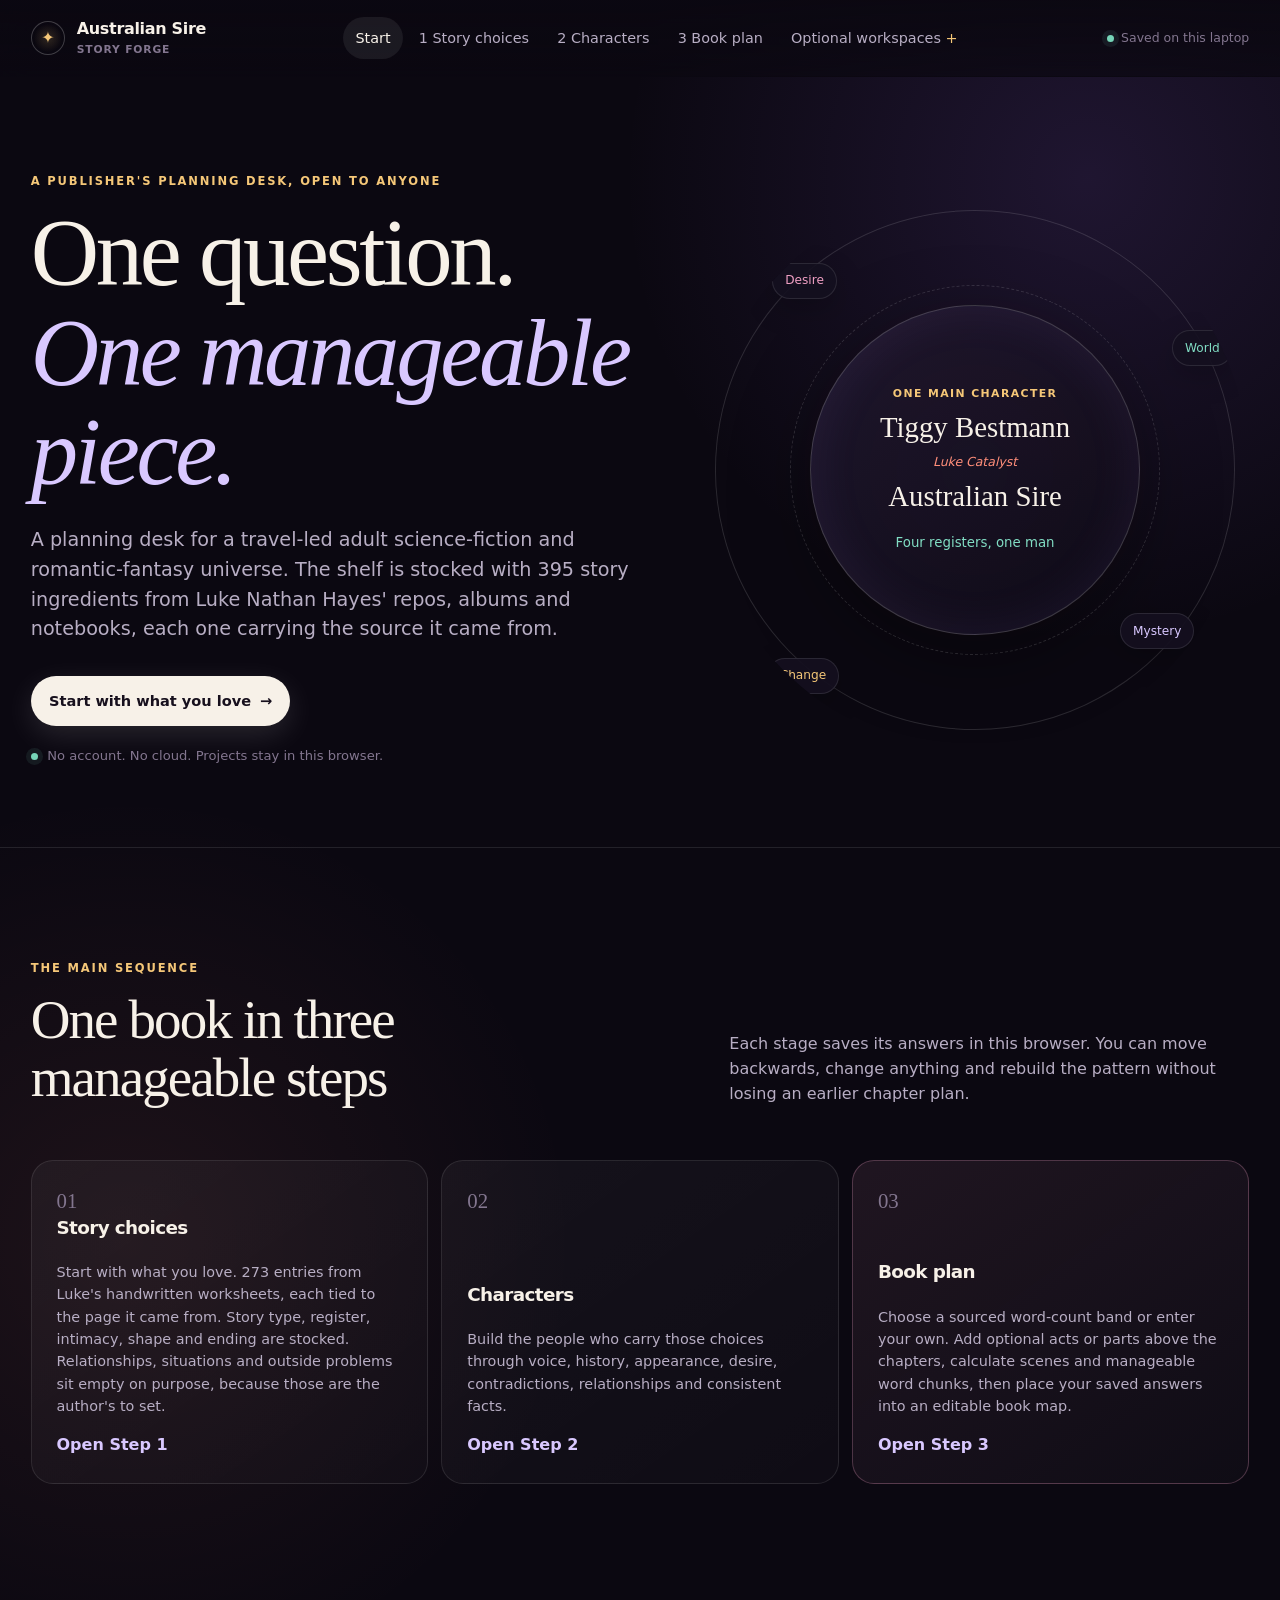
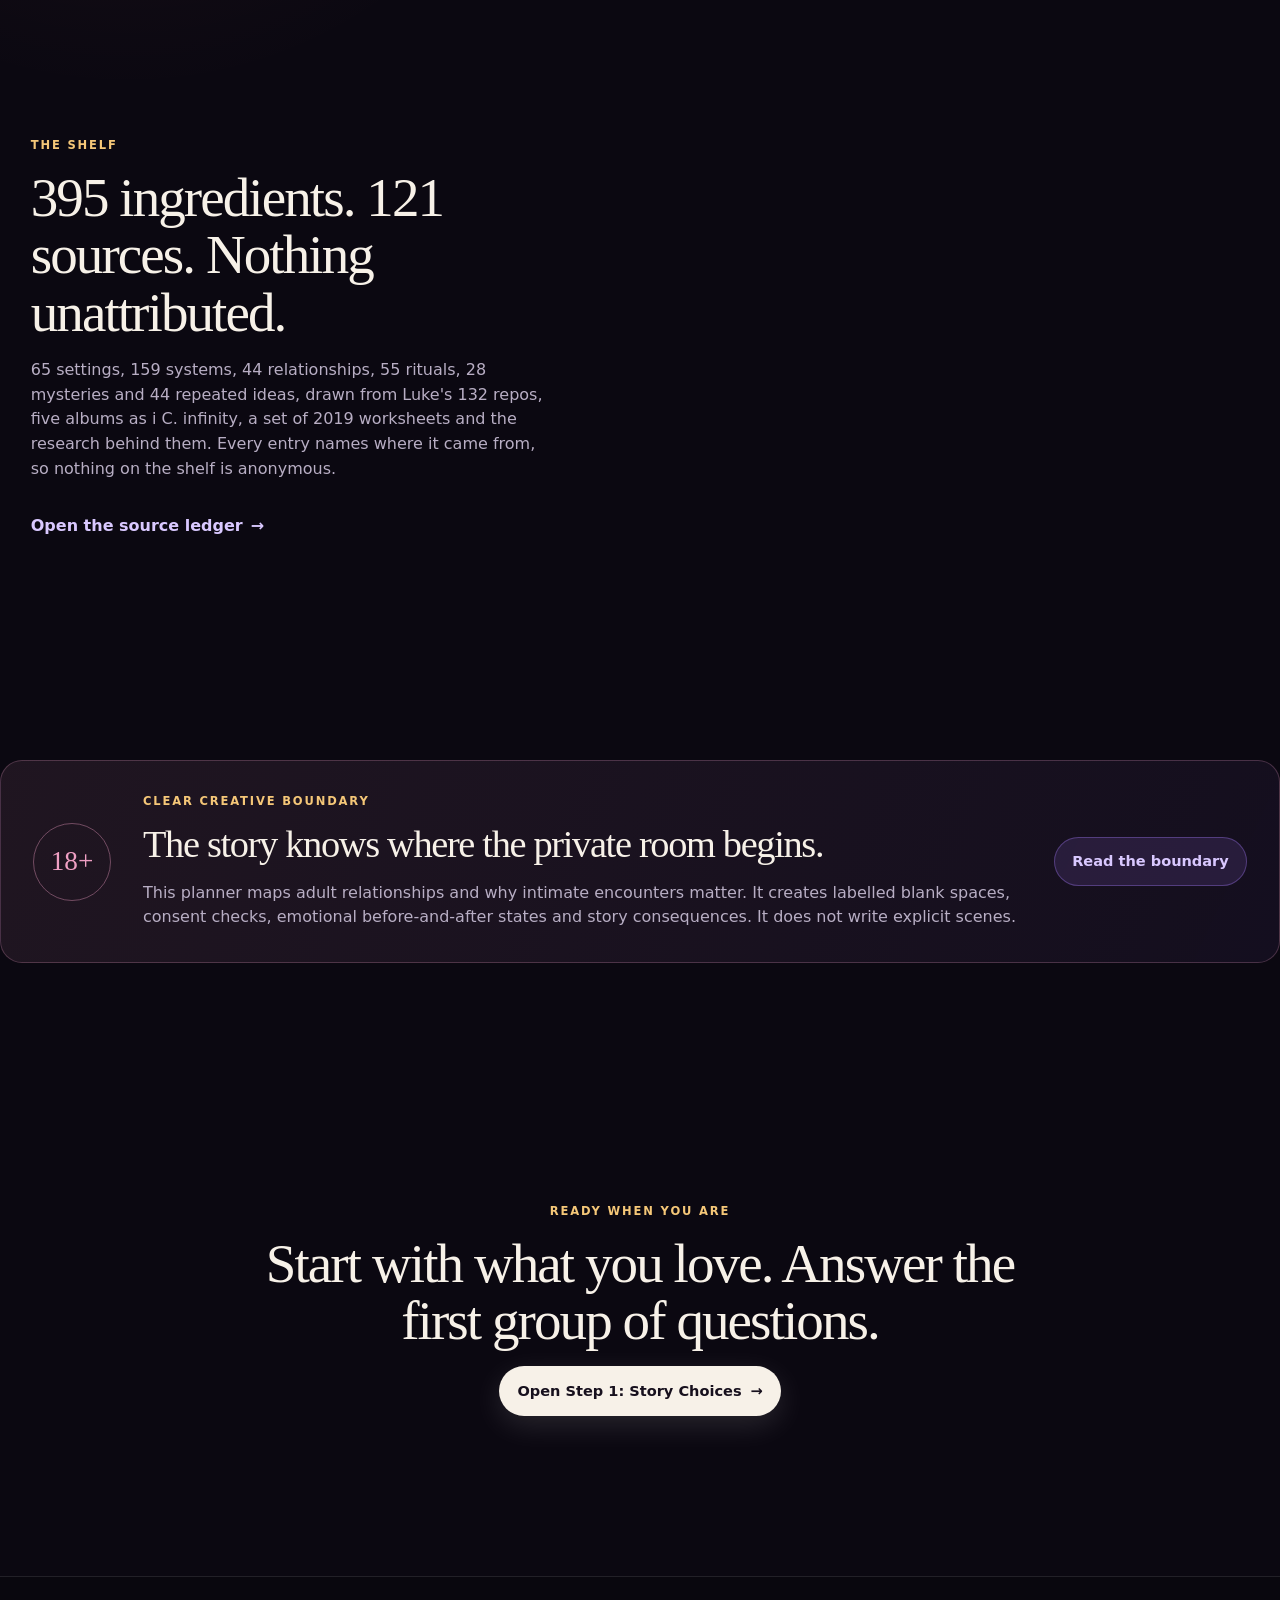
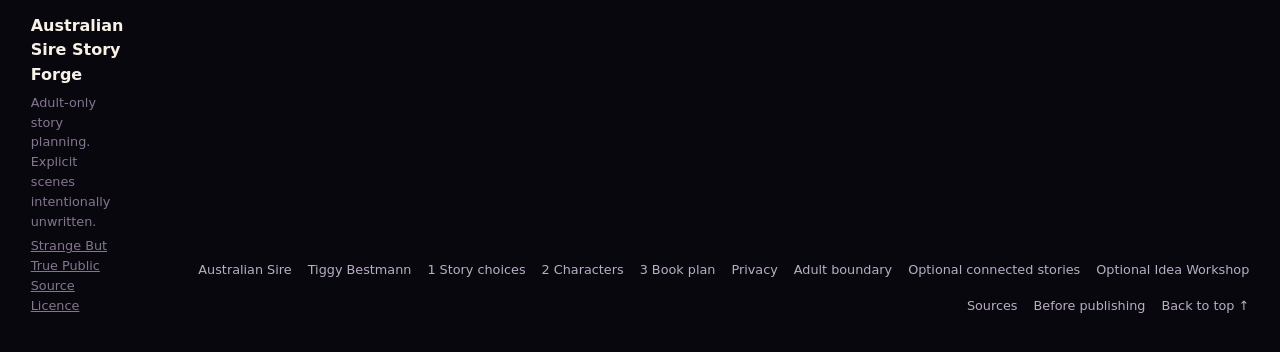
<file: index.html>
<!doctype html>
<html lang="en-AU">
<head>
  <meta charset="utf-8">
  <meta name="viewport" content="width=device-width, initial-scale=1">
  <meta name="description" content="A story planner for adult science fiction, romantic fantasy, hopeful adventures and private intimacy markers.">
  <meta name="theme-color" content="#120c1f">
  <link rel="icon" href="assets/icons/story-forge.ico" sizes="any">
  <link rel="icon" type="image/png" sizes="32x32" href="assets/icons/favicon-32.png">
  <link rel="apple-touch-icon" href="assets/icons/apple-touch-icon.png">
  <title>Australian Sire Story Forge</title>
  <link rel="stylesheet" href="assets/styles.css?v=20260818-5">
</head>
<body data-page="home">
  <a class="skip-link" href="#main">Skip to the studio</a>
  <header class="site-header" data-site-header></header>

  <main id="main">
    <section class="hero shell">
      <div class="hero-copy reveal">
        <p class="eyebrow">A publisher's planning desk, open to anyone</p>
        <h1>One question.<br><em>One manageable piece.</em></h1>
        <p class="hero-lead">A planning desk for a travel-led adult science-fiction and romantic-fantasy universe. The shelf is stocked with 395 story ingredients from Luke Nathan Hayes' repos, albums and notebooks, each one carrying the source it came from.</p>
        <div class="hero-actions">
          <a class="button button-primary" href="forge.html">Start with what you love <span aria-hidden="true">→</span></a>
        </div>
        <p class="privacy-line"><span class="status-dot"></span> No account. No cloud. Projects stay in this browser.</p>
      </div>

      <div class="hero-orbit reveal" aria-label="The story system at a glance">
        <div class="orbit-ring orbit-ring-one"></div>
        <div class="orbit-ring orbit-ring-two"></div>
        <div class="identity-core">
          <span class="identity-kicker">One main character</span>
          <strong>Tiggy Bestmann</strong>
          <span class="identity-divider">Luke Catalyst</span>
          <strong>Australian Sire</strong>
          <small>Four registers, one man</small>
        </div>
        <span class="orbit-chip chip-heart">Desire</span>
        <span class="orbit-chip chip-world">World</span>
        <span class="orbit-chip chip-mystery">Mystery</span>
        <span class="orbit-chip chip-change">Change</span>
      </div>
    </section>

    <section class="shell pulse-section" aria-labelledby="pulse-title">
      <div class="section-heading reveal">
        <div>
          <p class="eyebrow">The main sequence</p>
          <h2 id="pulse-title">One book in three manageable steps</h2>
        </div>
        <p>Each stage saves its answers in this browser. You can move backwards, change anything and rebuild the pattern without losing an earlier chapter plan.</p>
      </div>
      <div class="pulse-grid">
        <article class="pulse-card reveal"><span>01</span><h3>Story choices</h3><p>Start with what you love. 273 entries from Luke's handwritten worksheets, each tied to the page it came from. Story type, register, intimacy, shape and ending are stocked. Relationships, situations and outside problems sit empty on purpose, because those are the author's to set.</p><a class="text-link" href="forge.html">Open Step 1</a></article>
        <article class="pulse-card reveal"><span>02</span><h3>Characters</h3><p>Build the people who carry those choices through voice, history, appearance, desire, contradictions, relationships and consistent facts.</p><a class="text-link" href="characters.html">Open Step 2</a></article>
        <article class="pulse-card pulse-card-private reveal"><span>03</span><h3>Book plan</h3><p>Choose a sourced word-count band or enter your own. Add optional acts or parts above the chapters, calculate scenes and manageable word chunks, then place your saved answers into an editable book map.</p><a class="text-link" href="arc.html#book-size">Open Step 3</a></article>
      </div>
    </section>

    <section class="shell council-preview" aria-labelledby="council-title">
      <div class="council-copy reveal">
        <p class="eyebrow">The shelf</p>
        <h2 id="council-title">395 ingredients. 121 sources. Nothing unattributed.</h2>
        <p>65 settings, 159 systems, 44 relationships, 55 rituals, 28 mysteries and 44 repeated ideas, drawn from Luke's 132 repos, five albums as i C. infinity, a set of 2019 worksheets and the research behind them. Every entry names where it came from, so nothing on the shelf is anonymous.</p>
        <a class="text-link" href="library.html">Open the source ledger <span aria-hidden="true">→</span></a>
      </div>
      <div class="agent-stack reveal" data-agent-preview></div>
    </section>

    <section class="shell boundary-panel reveal" aria-labelledby="boundary-title">
      <div class="boundary-mark" aria-hidden="true">18+</div>
      <div>
        <p class="eyebrow">Clear creative boundary</p>
        <h2 id="boundary-title">The story knows where the private room begins.</h2>
        <p>This planner maps adult relationships and why intimate encounters matter. It creates labelled blank spaces, consent checks, emotional before-and-after states and story consequences. It does not write explicit scenes.</p>
      </div>
      <a class="button button-secondary" href="guide.html#intimacy-boundary">Read the boundary</a>
    </section>

    <section class="shell next-step reveal">
      <p class="eyebrow">Ready when you are</p>
      <h2>Start with what you love. Answer the first group of questions.</h2>
      <a class="button button-primary" href="forge.html">Open Step 1: Story Choices <span aria-hidden="true">→</span></a>
    </section>
  </main>

  <footer class="site-footer" data-site-footer></footer>
  <script src="assets/story-data.js"></script>
  <script src="assets/app.js?v=20261001-character-sites"></script>
</body>
</html>
</file>
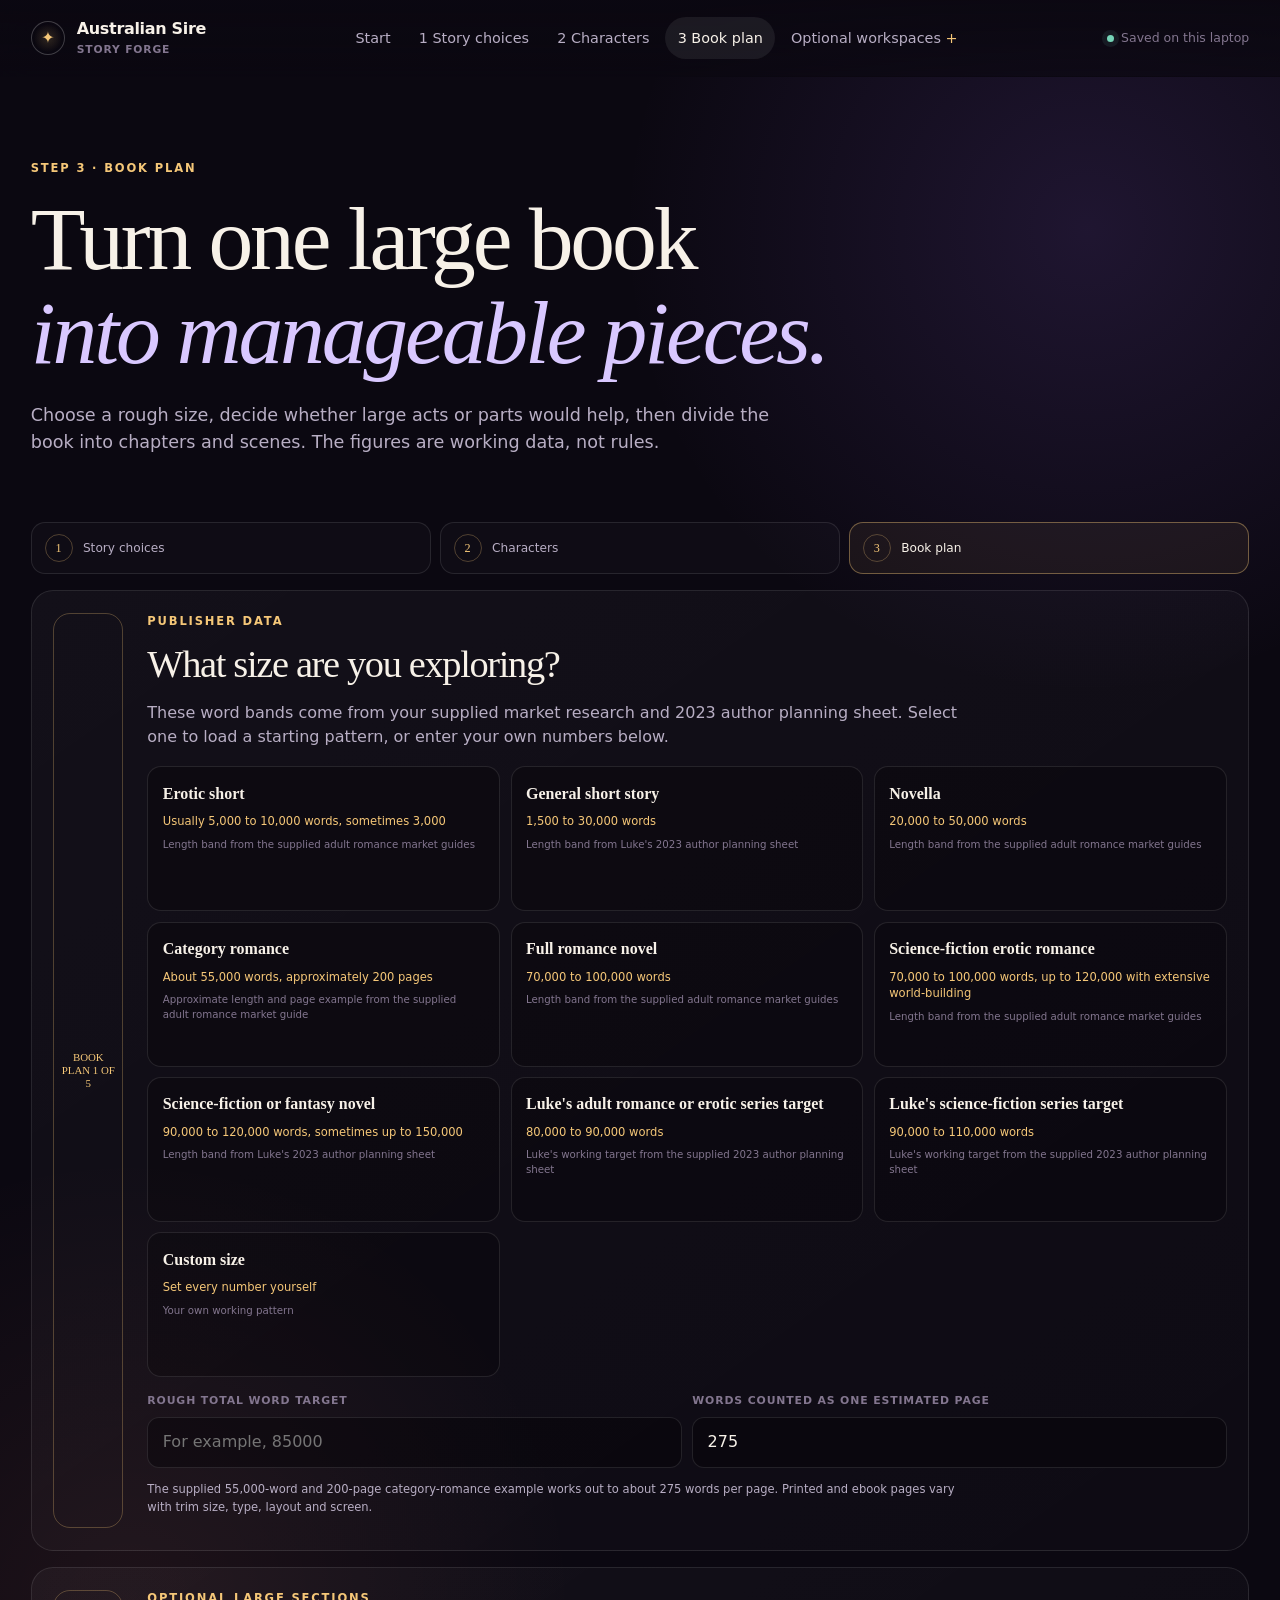
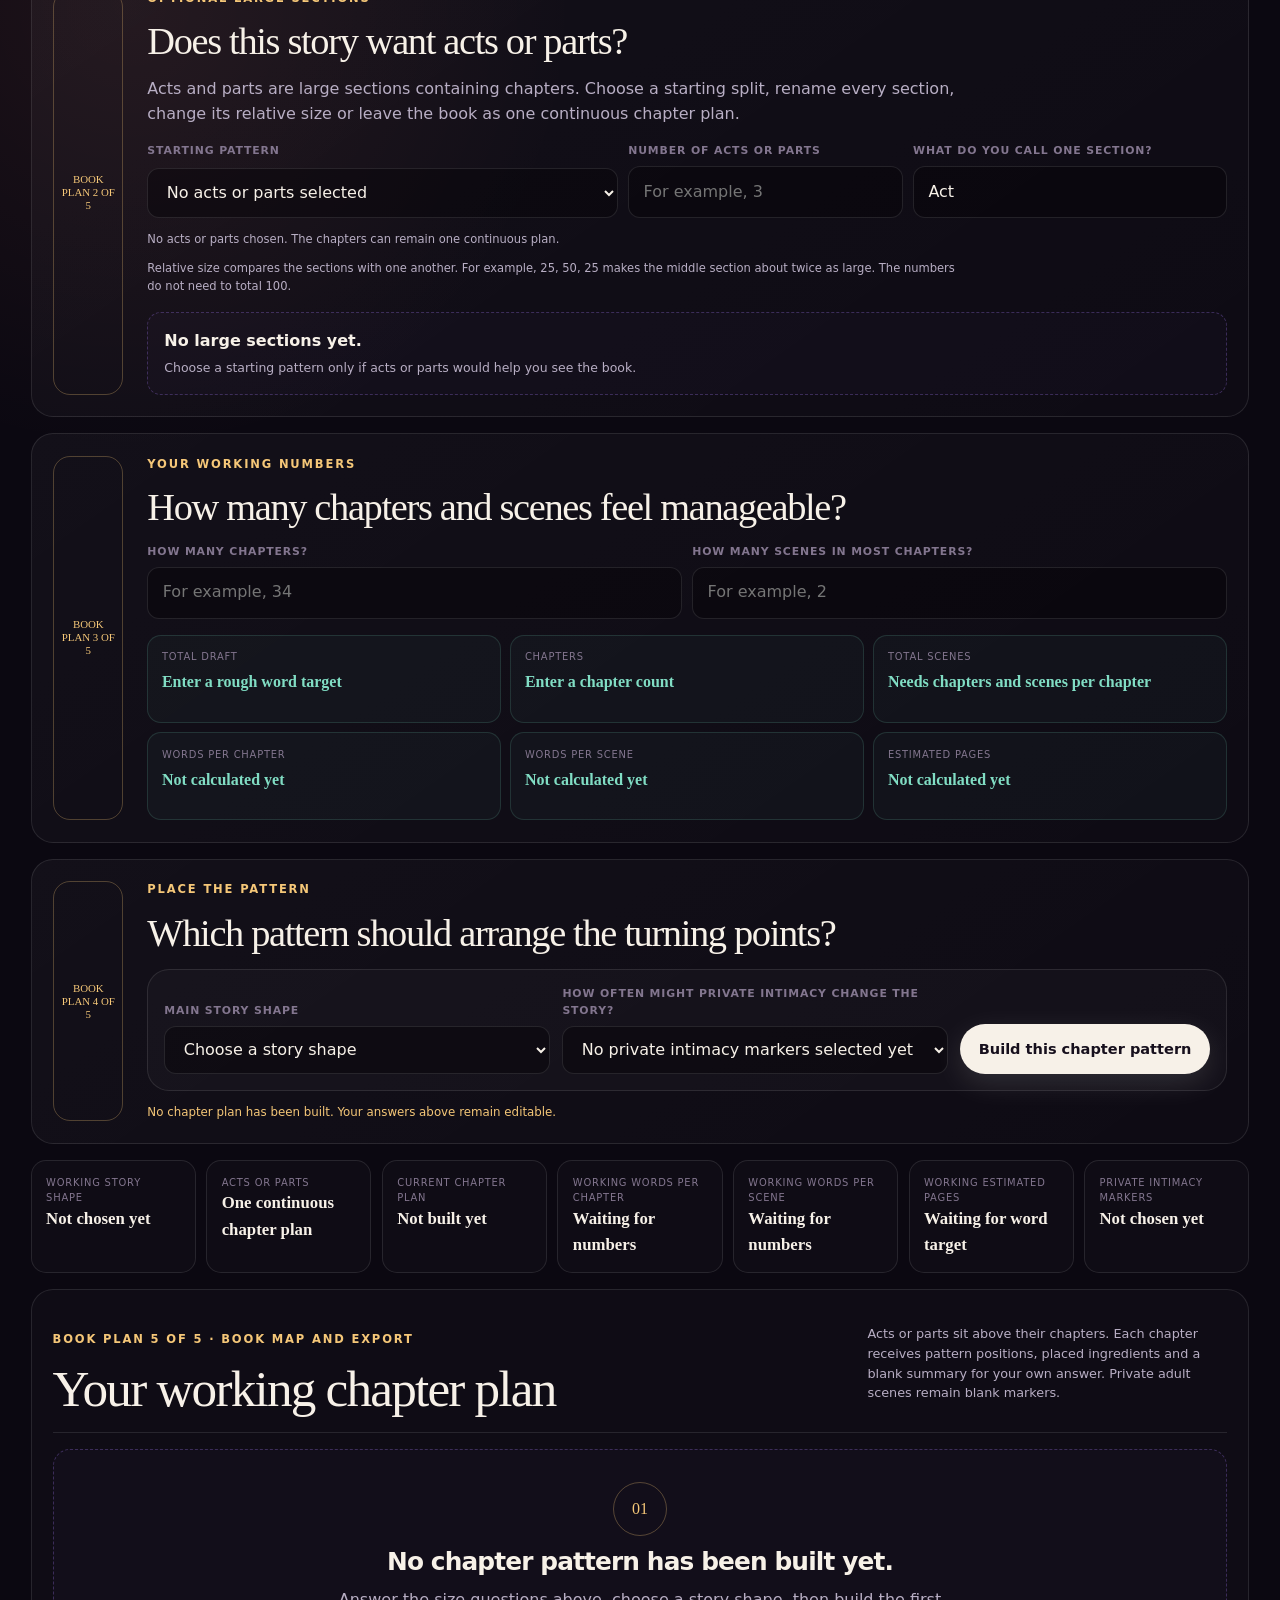
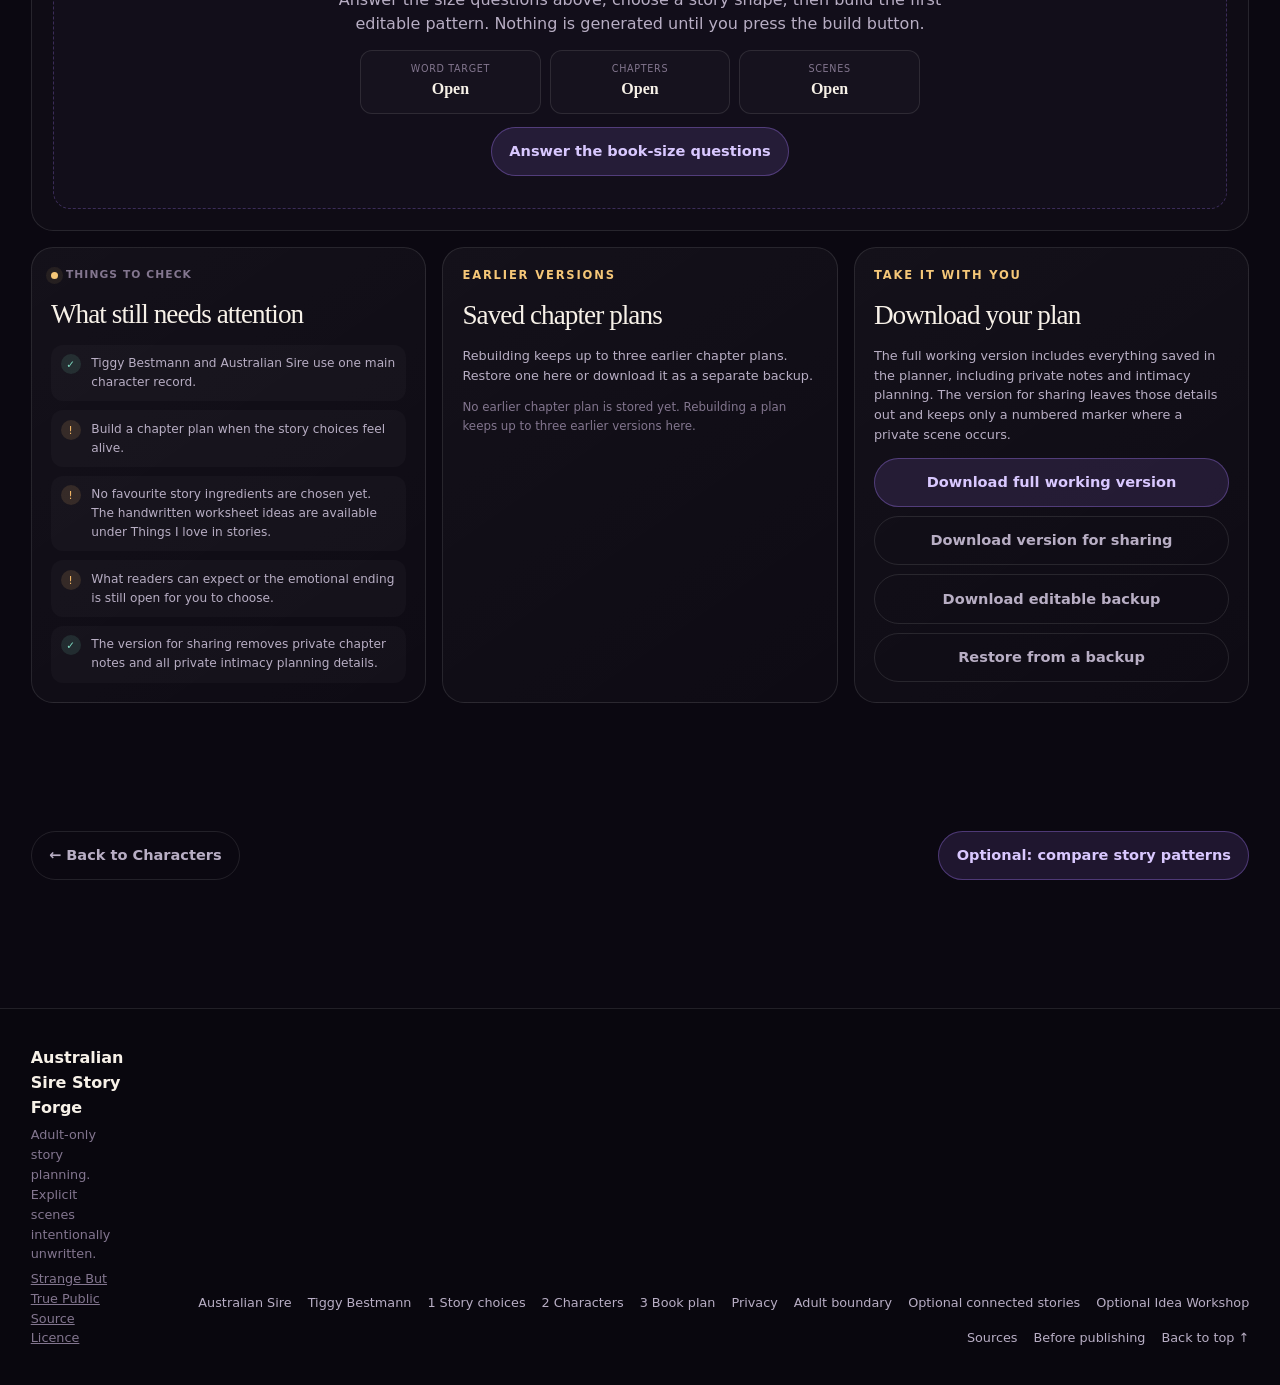
<file: arc.html>
<!doctype html>
<html lang="en-AU">
<head>
  <meta charset="utf-8">
  <meta name="viewport" content="width=device-width, initial-scale=1">
  <meta name="theme-color" content="#120c1f">
  <link rel="icon" href="assets/icons/story-forge.ico" sizes="any">
  <link rel="icon" type="image/png" sizes="32x32" href="assets/icons/favicon-32.png">
  <link rel="apple-touch-icon" href="assets/icons/apple-touch-icon.png">
  <title>Book Plan | Australian Sire Story Forge</title>
  <link rel="stylesheet" href="assets/styles.css?v=20260818-5">
</head>
<body data-page="arc">
  <a class="skip-link" href="#main">Skip to the Book Plan</a>
  <header class="site-header" data-site-header></header>

  <main id="main">
    <section class="page-hero shell arc-hero">
      <p class="eyebrow">Step 3 · Book plan</p>
      <h1>Turn one large book<br><em>into manageable pieces.</em></h1>
      <p>Choose a rough size, decide whether large acts or parts would help, then divide the book into chapters and scenes. The figures are working data, not rules.</p>
    </section>

    <nav class="shell core-progress" aria-label="Main book-planning sequence">
      <a href="forge.html"><span>1</span> Story choices</a>
      <a href="characters.html"><span>2</span> Characters</a>
      <a href="#book-size" aria-current="step"><span>3</span> Book plan</a>
    </nav>

    <section class="shell book-plan-builder" aria-label="Book size, acts, chapters, scenes and story-pattern questions">
      <article class="book-plan-step" id="book-size">
        <div class="book-plan-step-number">Book Plan 1 of 5</div>
        <div class="book-plan-step-body">
          <p class="eyebrow">Publisher data</p>
          <h2>What size are you exploring?</h2>
          <p>These word bands come from your supplied market research and 2023 author planning sheet. Select one to load a starting pattern, or enter your own numbers below.</p>
          <div class="size-preset-grid" data-size-preset-grid></div>
          <div class="writing-number-grid book-size-number-grid">
            <label>
              <span>Rough total word target</span>
              <input type="number" min="1" max="500000" step="500" inputmode="numeric" data-target-word-count placeholder="For example, 85000">
            </label>
            <label>
              <span>Words counted as one estimated page</span>
              <input type="number" min="100" max="1000" step="5" inputmode="numeric" data-words-per-page>
            </label>
          </div>
          <p class="source-caveat">The supplied 55,000-word and 200-page category-romance example works out to about 275 words per page. Printed and ebook pages vary with trim size, type, layout and screen.</p>
        </div>
      </article>

      <article class="book-plan-step" id="acts-and-parts">
        <div class="book-plan-step-number">Book Plan 2 of 5</div>
        <div class="book-plan-step-body">
          <p class="eyebrow">Optional large sections</p>
          <h2>Does this story want acts or parts?</h2>
          <p>Acts and parts are large sections containing chapters. Choose a starting split, rename every section, change its relative size or leave the book as one continuous chapter plan.</p>
          <div class="act-plan-controls">
            <label>
              <span>Starting pattern</span>
              <select data-act-pattern></select>
            </label>
            <label>
              <span>Number of acts or parts</span>
              <input type="number" min="1" max="12" step="1" inputmode="numeric" data-act-count placeholder="For example, 3">
            </label>
            <label>
              <span>What do you call one section?</span>
              <input type="text" maxlength="30" data-act-unit-label placeholder="Act, Part or Movement">
            </label>
          </div>
          <p class="source-caveat" data-act-pattern-note></p>
          <p class="act-size-explainer">Relative size compares the sections with one another. For example, 25, 50, 25 makes the middle section about twice as large. The numbers do not need to total 100.</p>
          <div class="act-plan-grid" data-act-plan aria-live="polite"></div>
        </div>
      </article>

      <article class="book-plan-step" id="writing-chunks">
        <div class="book-plan-step-number">Book Plan 3 of 5</div>
        <div class="book-plan-step-body">
          <p class="eyebrow">Your working numbers</p>
          <h2>How many chapters and scenes feel manageable?</h2>
          <div class="writing-number-grid">
            <label>
              <span>How many chapters?</span>
              <input type="number" min="1" max="300" step="1" inputmode="numeric" data-chapter-count placeholder="For example, 34">
            </label>
            <label>
              <span>How many scenes in most chapters?</span>
              <input type="number" min="1" max="20" step="1" inputmode="numeric" data-scenes-per-chapter placeholder="For example, 2">
            </label>
          </div>
          <div class="writing-breakdown" data-writing-breakdown aria-live="polite"></div>
        </div>
      </article>

      <article class="book-plan-step" id="chapter-pattern-question">
        <div class="book-plan-step-number">Book Plan 4 of 5</div>
        <div class="book-plan-step-body">
          <p class="eyebrow">Place the pattern</p>
          <h2>Which pattern should arrange the turning points?</h2>
          <div class="arc-control-panel">
            <label>
              <span>Main story shape</span>
              <select data-arc-structure></select>
            </label>
            <label>
              <span>How often might private intimacy change the story?</span>
              <select data-gap-cadence></select>
            </label>
            <button class="button button-primary" type="button" data-generate-arc>Build this chapter pattern</button>
          </div>
          <p class="pattern-status" data-pattern-status></p>
        </div>
      </article>
    </section>

    <section class="shell arc-summary" data-arc-summary></section>

    <section class="shell arc-workspace" id="chapter-plan" data-arc-workspace>
      <div class="arc-main">
        <div class="arc-heading">
          <div>
            <p class="eyebrow">Book Plan 5 of 5 · Book map and export</p>
            <h2 data-arc-title>Your working chapter plan</h2>
          </div>
          <p>Acts or parts sit above their chapters. Each chapter receives pattern positions, placed ingredients and a blank summary for your own answer. Private adult scenes remain blank markers.</p>
        </div>
        <div class="chapter-list" data-chapter-list></div>
      </div>

      <aside class="arc-sidebar">
        <section class="validation-card" aria-labelledby="validation-title">
          <div class="brief-topline"><span class="live-pip"></span><span>Things to check</span></div>
          <h2 id="validation-title">What still needs attention</h2>
          <div data-validation-results></div>
        </section>

        <section class="archive-card" aria-labelledby="archive-title">
          <p class="eyebrow">Earlier versions</p>
          <h2 id="archive-title">Saved chapter plans</h2>
          <p>Rebuilding keeps up to three earlier chapter plans. Restore one here or download it as a separate backup.</p>
          <div data-arc-archives aria-live="polite"></div>
        </section>

        <section class="export-card" aria-labelledby="export-title">
          <p class="eyebrow">Take it with you</p>
          <h2 id="export-title">Download your plan</h2>
          <p>The full working version includes everything saved in the planner, including private notes and intimacy planning. The version for sharing leaves those details out and keeps only a numbered marker where a private scene occurs.</p>
          <div class="export-actions">
            <button class="button button-secondary" type="button" data-export-full>Download full working version</button>
            <button class="button button-quiet" type="button" data-export-safe>Download version for sharing</button>
            <button class="button button-quiet" type="button" data-export-json>Download editable backup</button>
            <label class="button button-quiet file-button">Restore from a backup<input type="file" accept="application/json,.json" data-import-json></label>
          </div>
        </section>
      </aside>
    </section>

    <nav class="shell sequence-nav" aria-label="Main Story Forge sequence">
      <a class="button button-quiet" href="characters.html">&larr; Back to Characters</a>
      <a class="button button-secondary" href="council.html">Optional: compare story patterns</a>
    </nav>
  </main>

  <footer class="site-footer" data-site-footer></footer>
  <script src="assets/story-data.js"></script>
  <script src="assets/app.js?v=20261001-character-sites"></script>
</body>
</html>
</file>
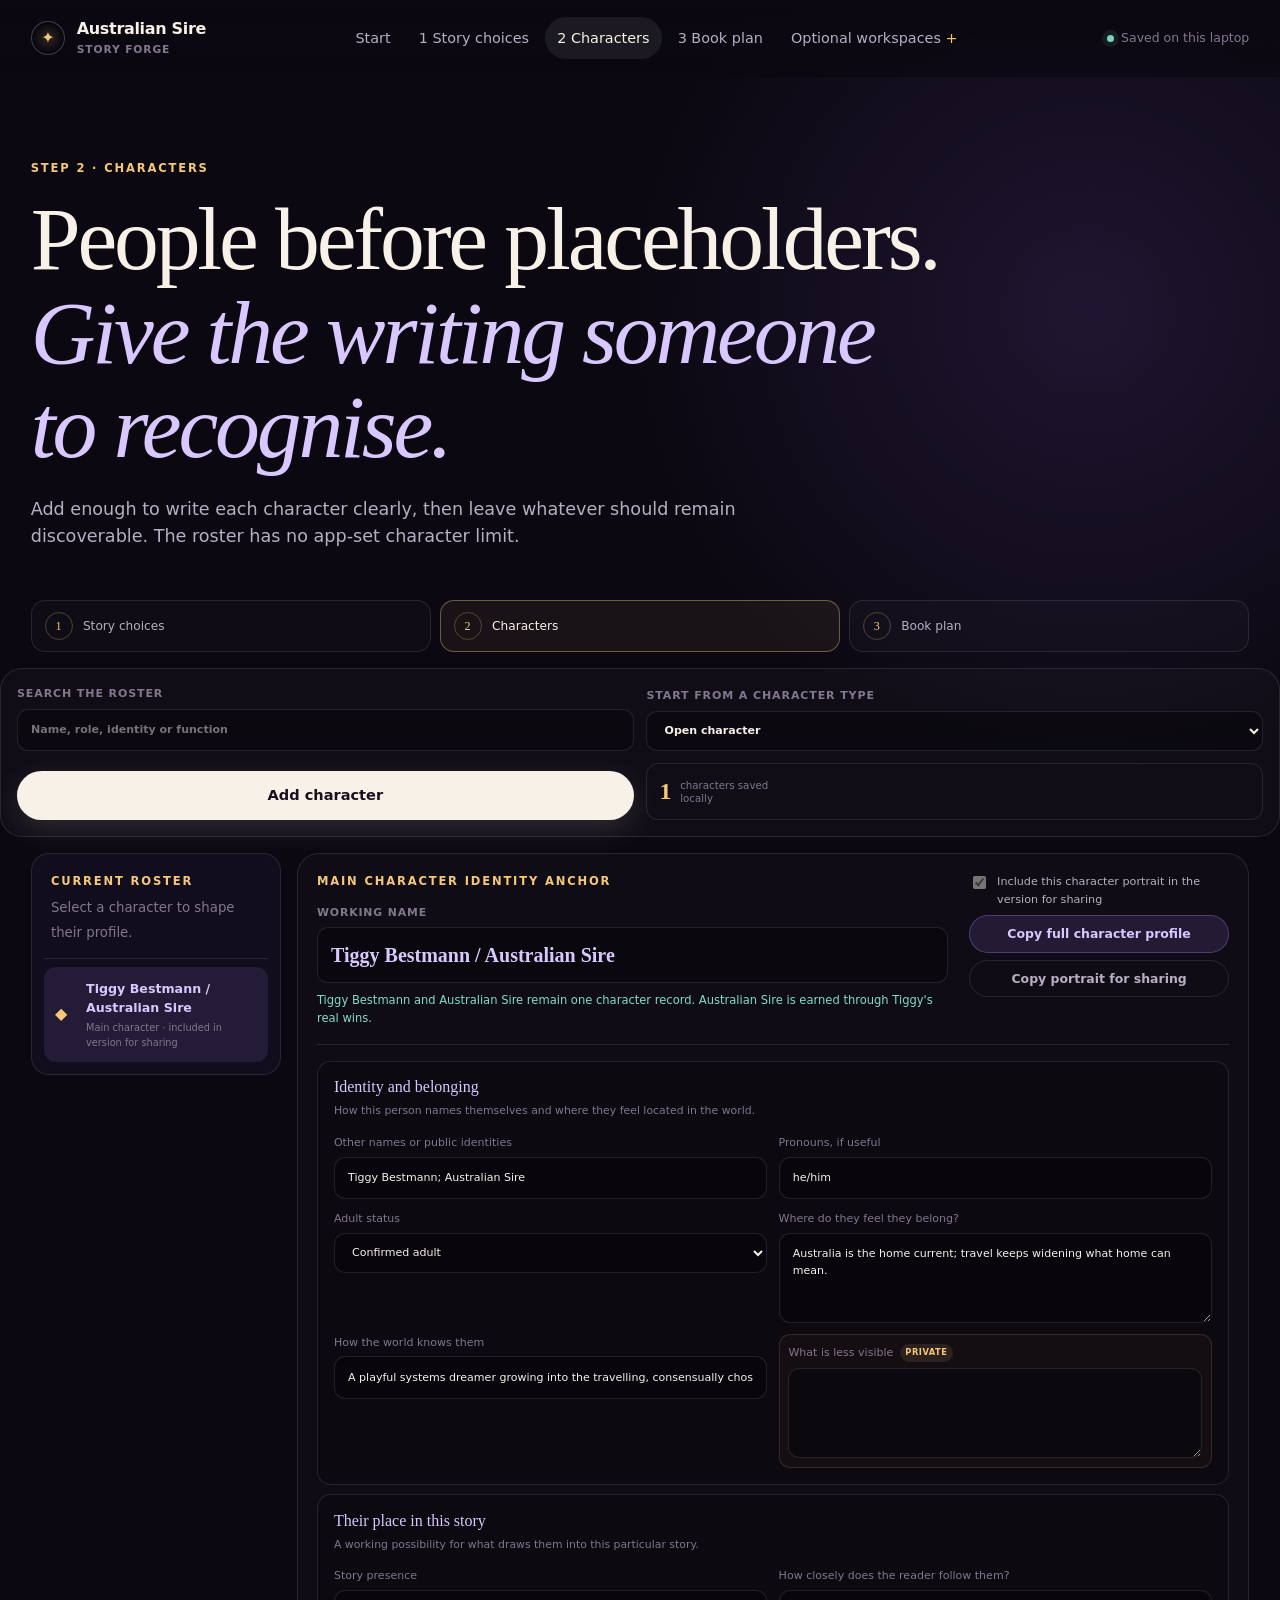
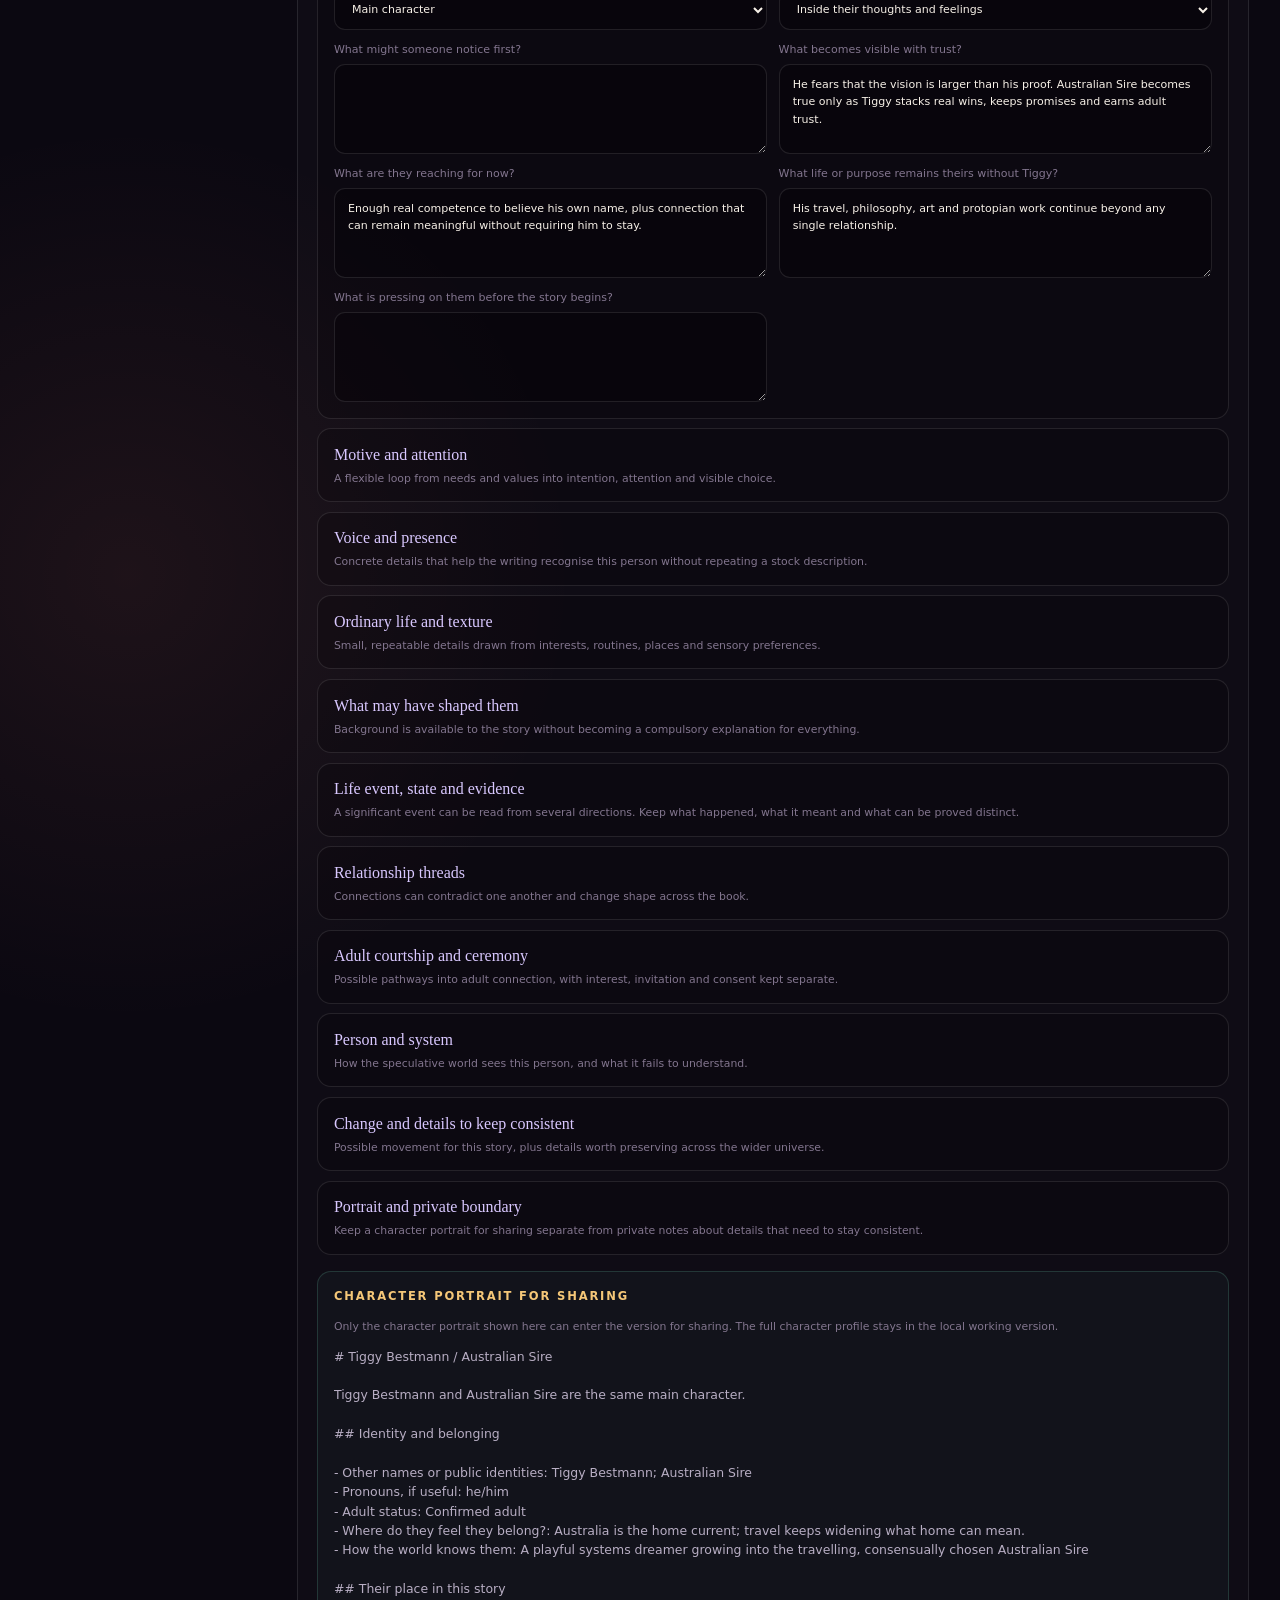
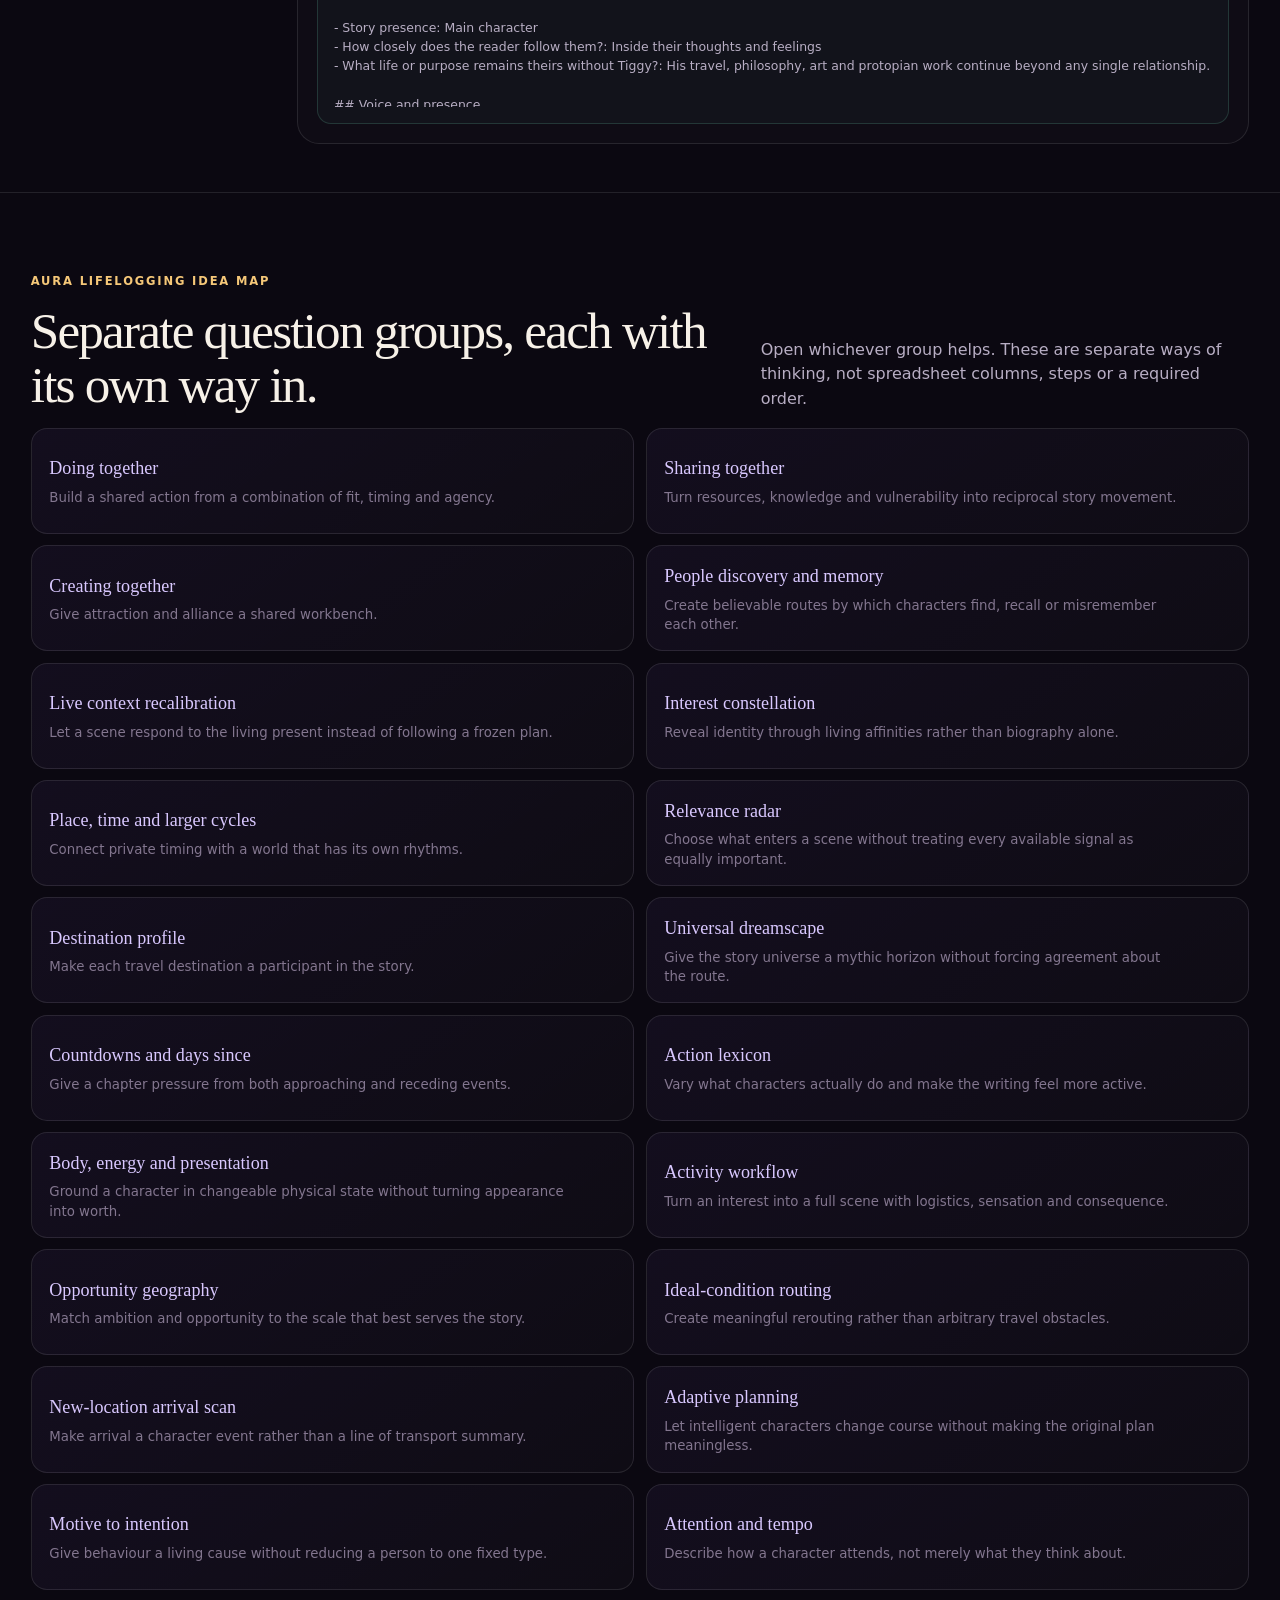
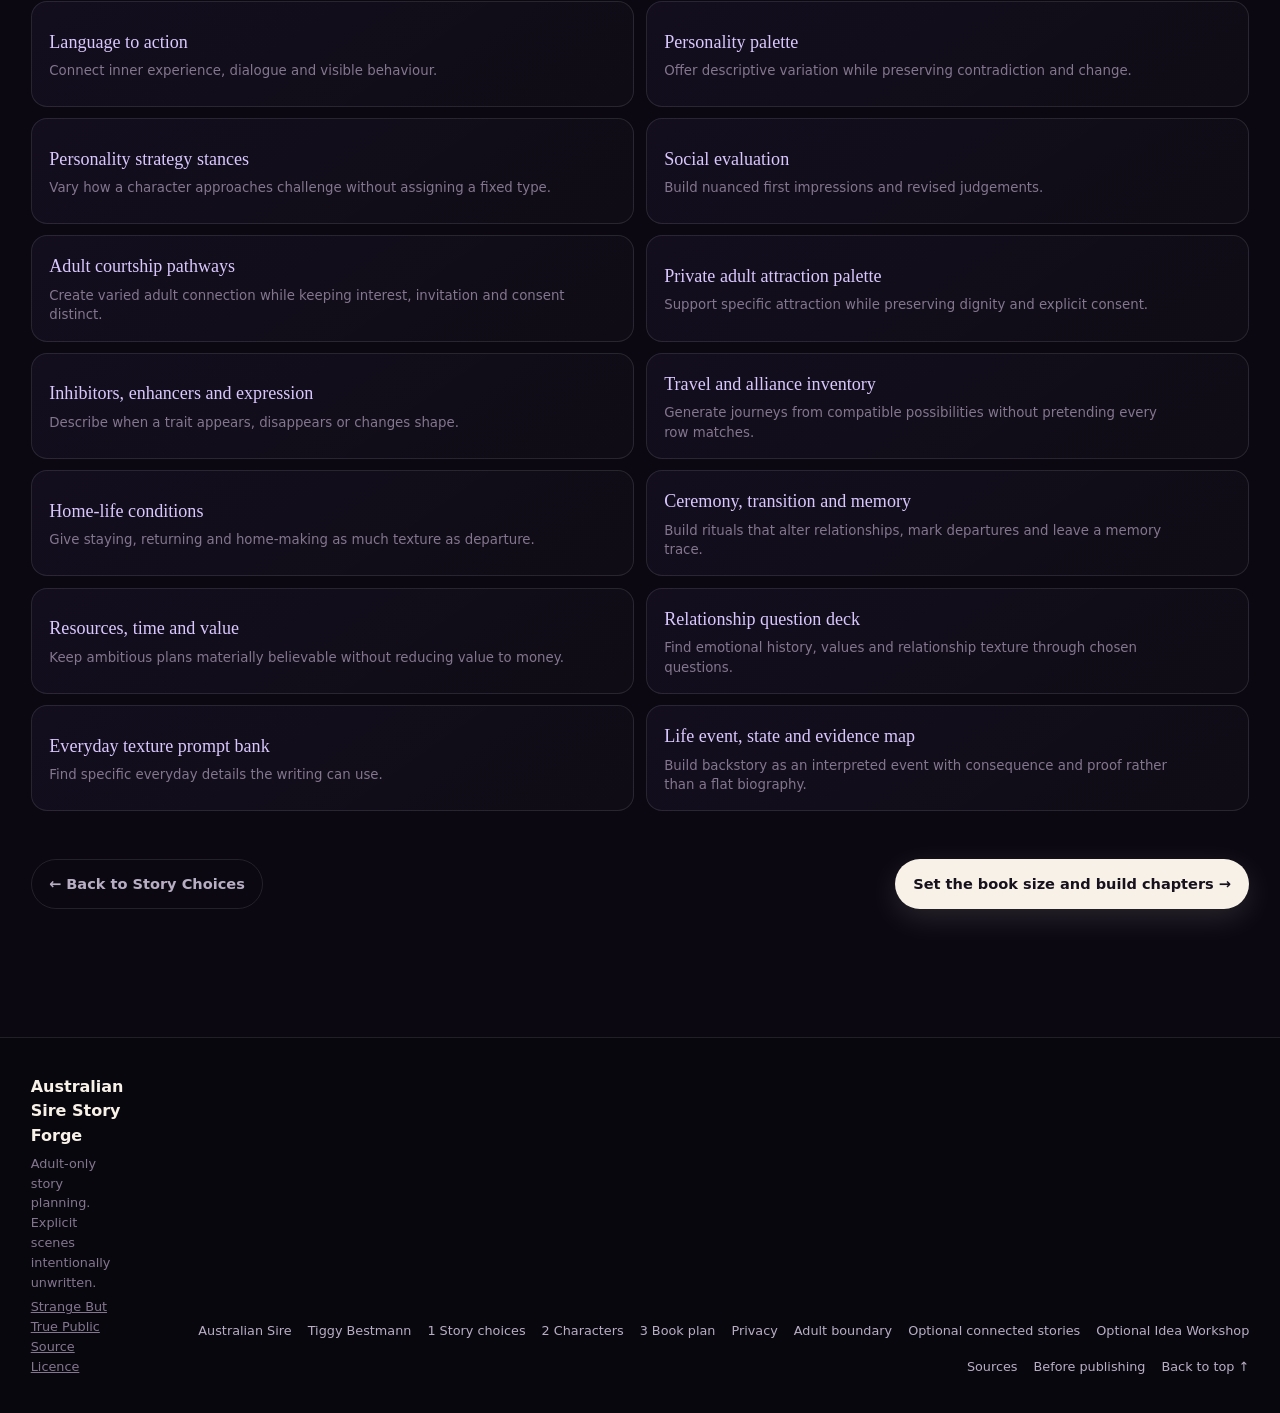
<file: characters.html>
<!doctype html>
<html lang="en-AU">
<head>
  <meta charset="utf-8">
  <meta name="viewport" content="width=device-width, initial-scale=1">
  <meta name="description" content="Build character backgrounds, writing details, relationships and facts that need to stay consistent in the Australian Sire story world.">
  <meta name="theme-color" content="#120c1f">
  <link rel="icon" href="assets/icons/story-forge.ico" sizes="any">
  <link rel="icon" type="image/png" sizes="32x32" href="assets/icons/favicon-32.png">
  <link rel="apple-touch-icon" href="assets/icons/apple-touch-icon.png">
  <title>Character Studio | Australian Sire</title>
  <link rel="stylesheet" href="assets/styles.css?v=20260818-5">
</head>
<body data-page="characters">
  <a class="skip-link" href="#main">Skip to the Character Studio</a>
  <header class="site-header" data-site-header></header>

  <main id="main">
    <section class="page-hero shell character-hero">
      <p class="eyebrow">Step 2 · Characters</p>
      <h1>People before placeholders.<br><em>Give the writing someone to recognise.</em></h1>
      <p>Add enough to write each character clearly, then leave whatever should remain discoverable. The roster has no app-set character limit.</p>
    </section>

    <nav class="shell core-progress" aria-label="Main book-planning sequence">
      <a href="forge.html"><span>1</span> Story choices</a>
      <a href="characters.html" aria-current="step"><span>2</span> Characters</a>
      <a href="arc.html#book-size"><span>3</span> Book plan</a>
    </nav>

    <section class="shell character-toolbar" aria-label="Character roster controls">
      <label class="search-field">Search the roster
        <input type="search" data-character-search placeholder="Name, role, identity or function">
      </label>
      <label>Start from a character type
        <select data-character-seed></select>
      </label>
      <button class="button button-primary" type="button" data-add-character>Add character</button>
      <div class="character-count"><strong data-character-count>1</strong><span>characters saved locally</span></div>
    </section>

    <section class="shell character-studio" aria-label="Character builder">
      <aside class="character-roster" aria-label="Character roster">
        <div class="character-roster-heading">
          <p class="eyebrow">Current roster</p>
          <small>Select a character to shape their profile.</small>
        </div>
        <div class="character-list" data-character-list></div>
      </aside>
      <article class="character-editor" data-character-editor></article>
    </section>

    <section class="shell idea-map-section" aria-labelledby="idea-map-title">
      <div class="section-heading">
        <div>
          <p class="eyebrow">Aura LifeLogging idea map</p>
          <h2 id="idea-map-title">Separate question groups, each with its own way in.</h2>
        </div>
        <p>Open whichever group helps. These are separate ways of thinking, not spreadsheet columns, steps or a required order.</p>
      </div>
      <div class="idea-map-groups" data-idea-map-groups></div>
    </section>

    <nav class="shell sequence-nav" aria-label="Story Forge sequence">
      <a class="button button-quiet" href="forge.html">← Back to Story Choices</a>
      <a class="button button-primary" href="arc.html#book-size">Set the book size and build chapters →</a>
    </nav>
  </main>

  <footer class="site-footer" data-site-footer></footer>
  <script src="assets/story-data.js"></script>
  <script src="assets/app.js?v=20261001-character-sites"></script>
</body>
</html>
</file>
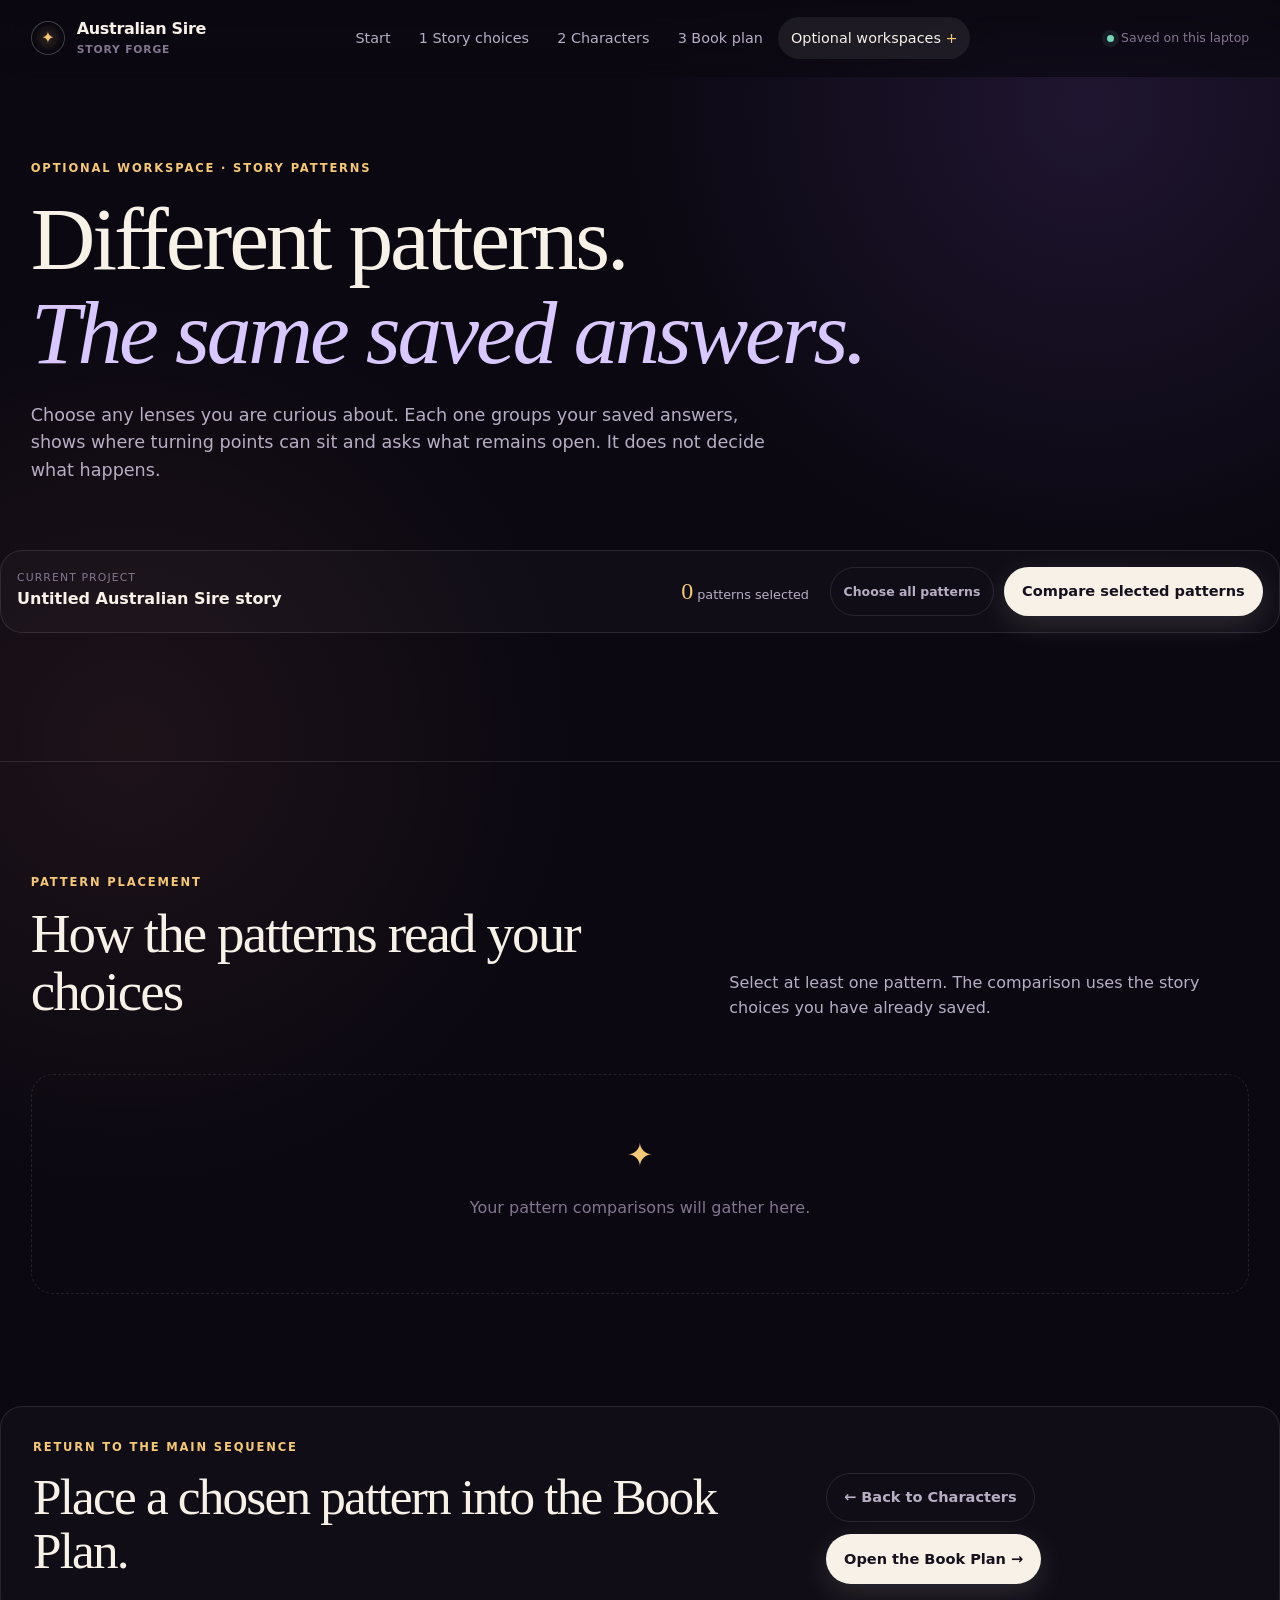
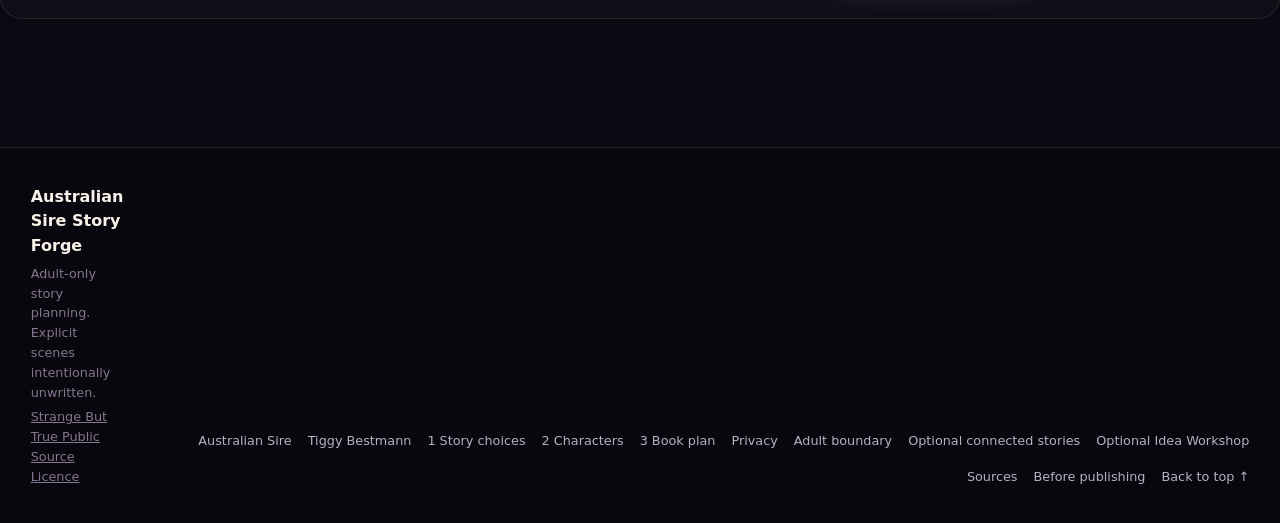
<file: council.html>
<!doctype html>
<html lang="en-AU">
<head>
  <meta charset="utf-8">
  <meta name="viewport" content="width=device-width, initial-scale=1">
  <meta name="theme-color" content="#120c1f">
  <link rel="icon" href="assets/icons/story-forge.ico" sizes="any">
  <link rel="icon" type="image/png" sizes="32x32" href="assets/icons/favicon-32.png">
  <link rel="apple-touch-icon" href="assets/icons/apple-touch-icon.png">
  <title>Story Patterns | Australian Sire Story Forge</title>
  <link rel="stylesheet" href="assets/styles.css?v=20260818-5">
</head>
<body data-page="council">
  <a class="skip-link" href="#main">Skip to the story patterns</a>
  <header class="site-header" data-site-header></header>

  <main id="main">
    <section class="page-hero shell council-hero">
      <p class="eyebrow">Optional workspace · Story Patterns</p>
      <h1>Different patterns.<br><em>The same saved answers.</em></h1>
      <p>Choose any lenses you are curious about. Each one groups your saved answers, shows where turning points can sit and asks what remains open. It does not decide what happens.</p>
    </section>

    <section class="shell council-toolbar">
      <div>
        <small>Current project</small>
        <strong data-current-project-title>Untitled Australian Sire story</strong>
      </div>
      <div class="selection-count"><span data-agent-count>0</span> patterns selected</div>
      <div class="toolbar-actions">
        <button class="button button-quiet button-small" type="button" data-select-all-agents>Choose all patterns</button>
        <button class="button button-primary" type="button" data-consult-agents>Compare selected patterns</button>
      </div>
    </section>

    <section class="shell agent-grid" aria-label="Optional story-pattern lenses" data-agent-grid></section>

    <section class="shell consultation-section" id="consultation" aria-labelledby="consultation-title">
      <div class="section-heading">
        <div>
          <p class="eyebrow">Pattern placement</p>
          <h2 id="consultation-title">How the patterns read your choices</h2>
        </div>
        <p>Select at least one pattern. The comparison uses the story choices you have already saved.</p>
      </div>
      <div class="consultation-empty" data-consultation-empty>
        <span aria-hidden="true">✦</span>
        <p>Your pattern comparisons will gather here.</p>
      </div>
      <div class="consultation-list" data-consultation-list></div>
    </section>

    <section class="shell council-next">
      <div>
        <p class="eyebrow">Return to the main sequence</p>
        <h2>Place a chosen pattern into the Book Plan.</h2>
      </div>
      <div class="hero-actions">
        <a class="button button-quiet" href="characters.html">← Back to Characters</a>
        <a class="button button-primary" href="arc.html#chapter-pattern-question">Open the Book Plan →</a>
      </div>
    </section>
  </main>

  <footer class="site-footer" data-site-footer></footer>
  <script src="assets/story-data.js"></script>
  <script src="assets/app.js?v=20261001-character-sites"></script>
</body>
</html>
</file>
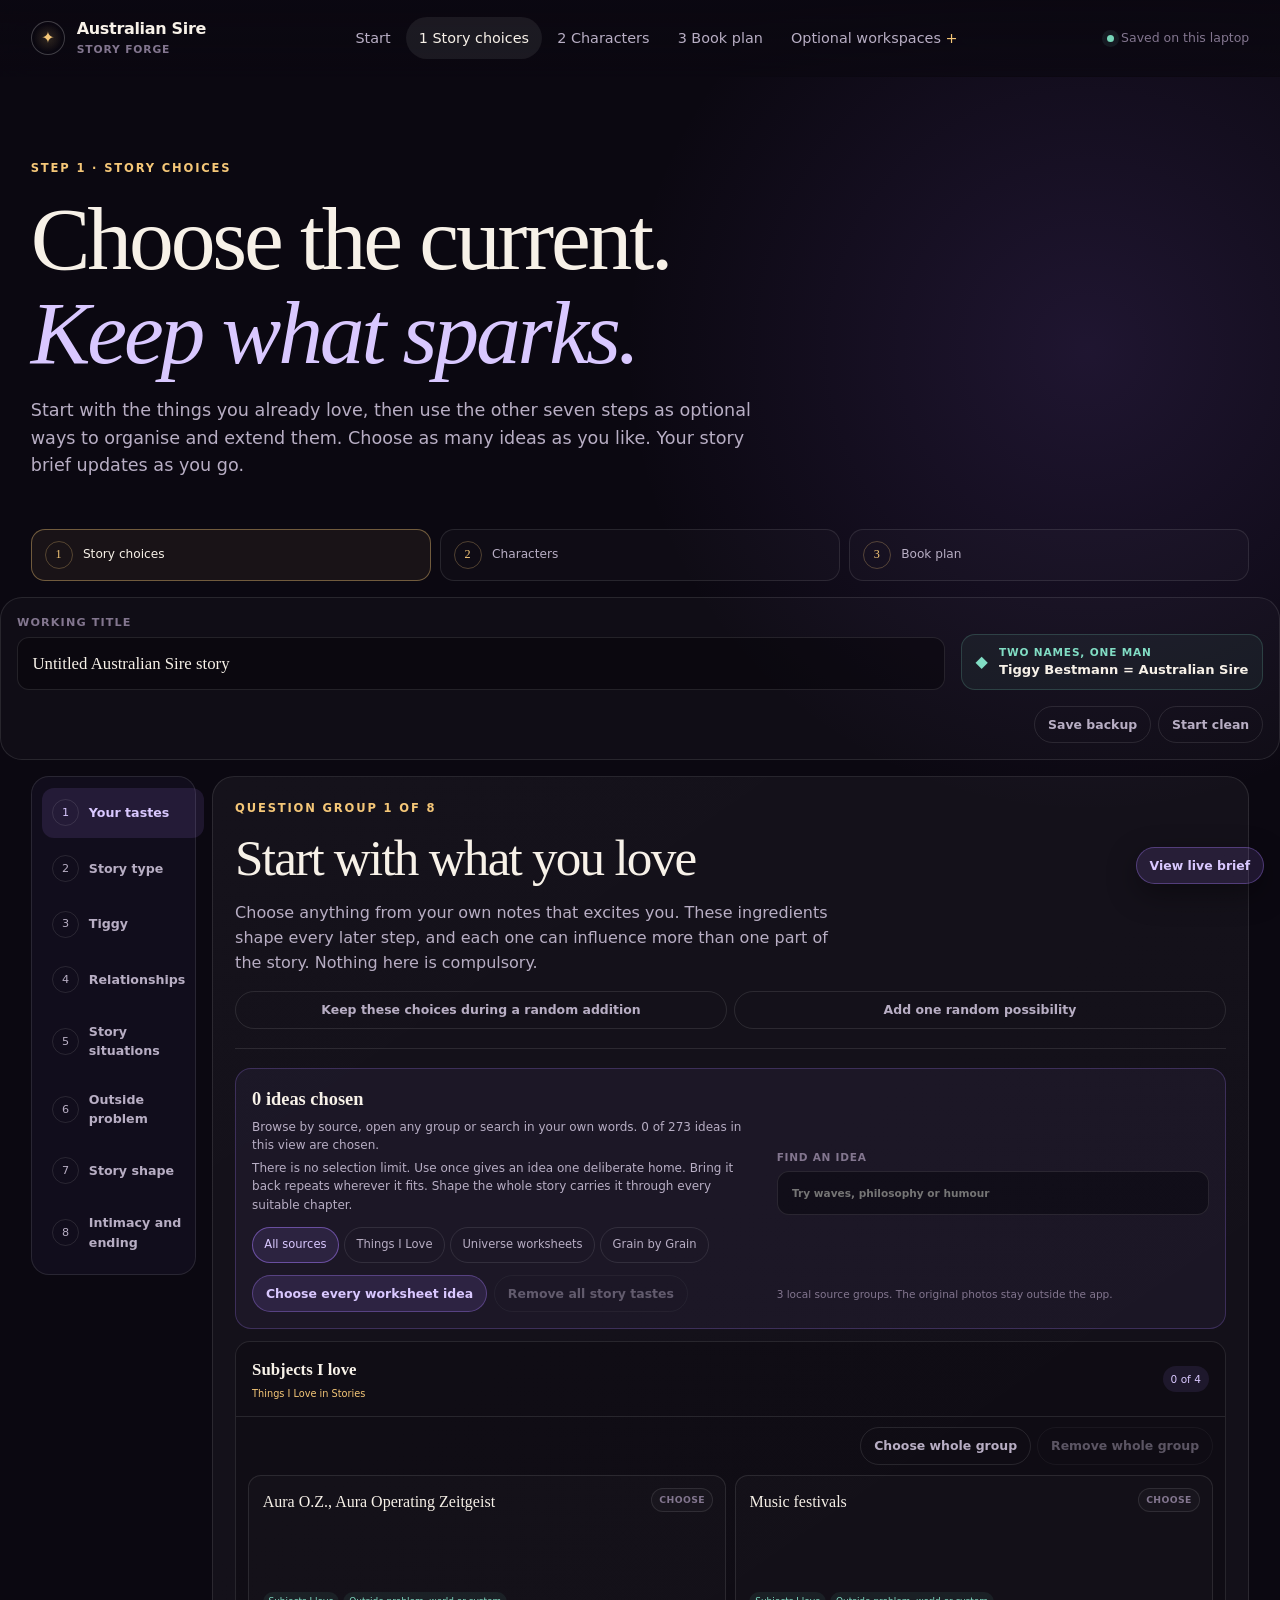
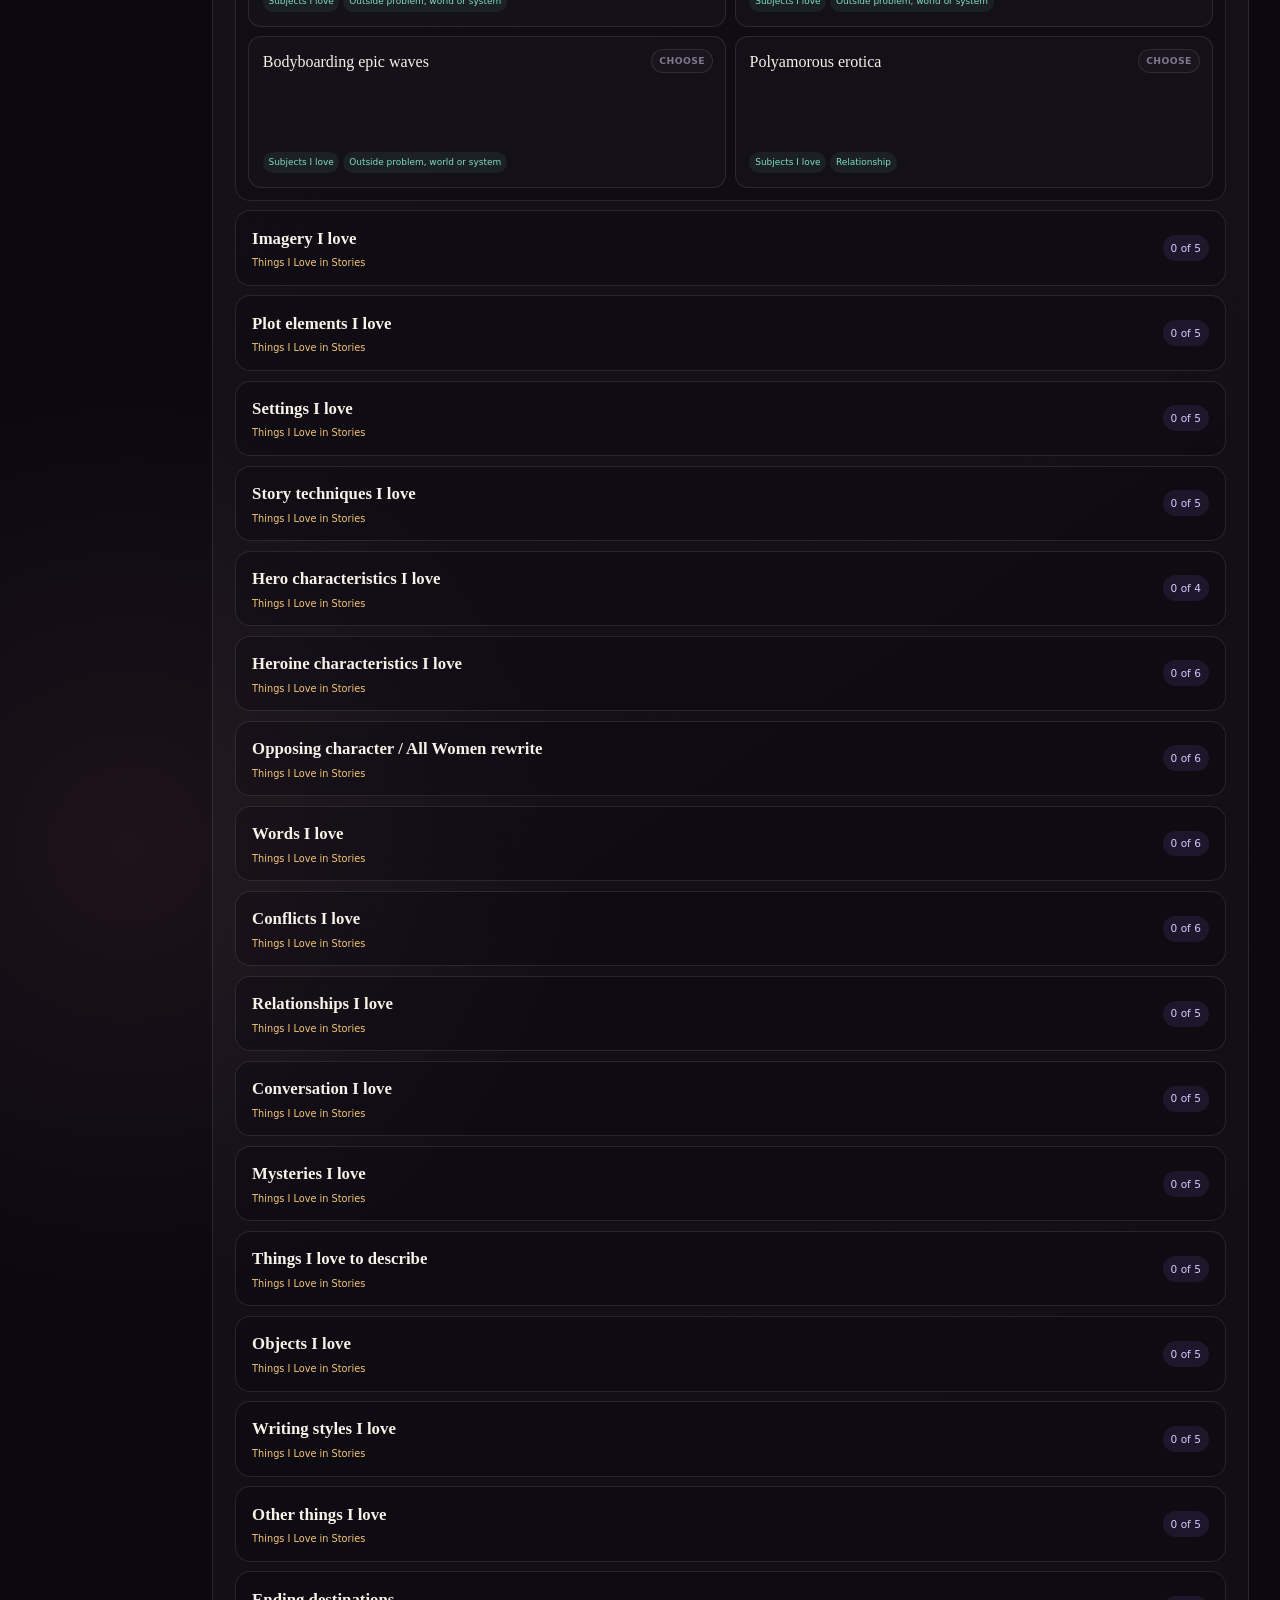
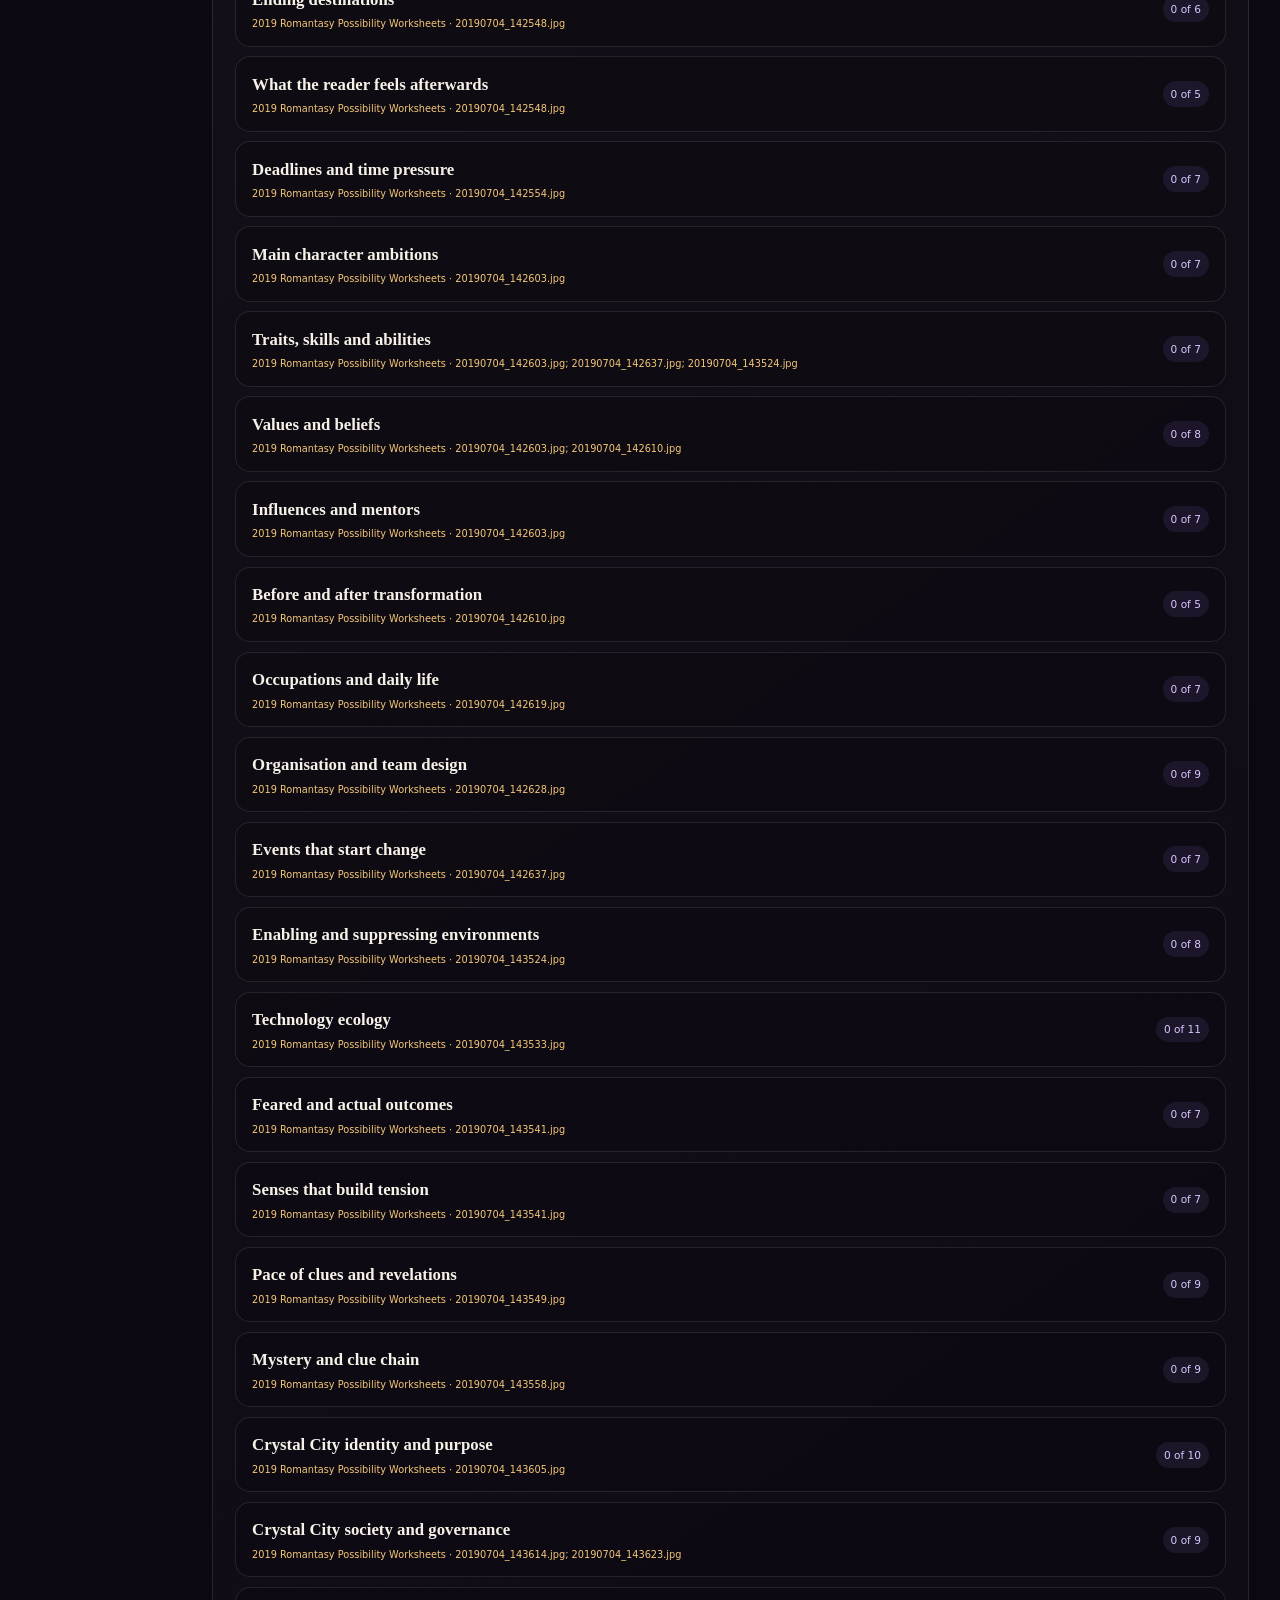
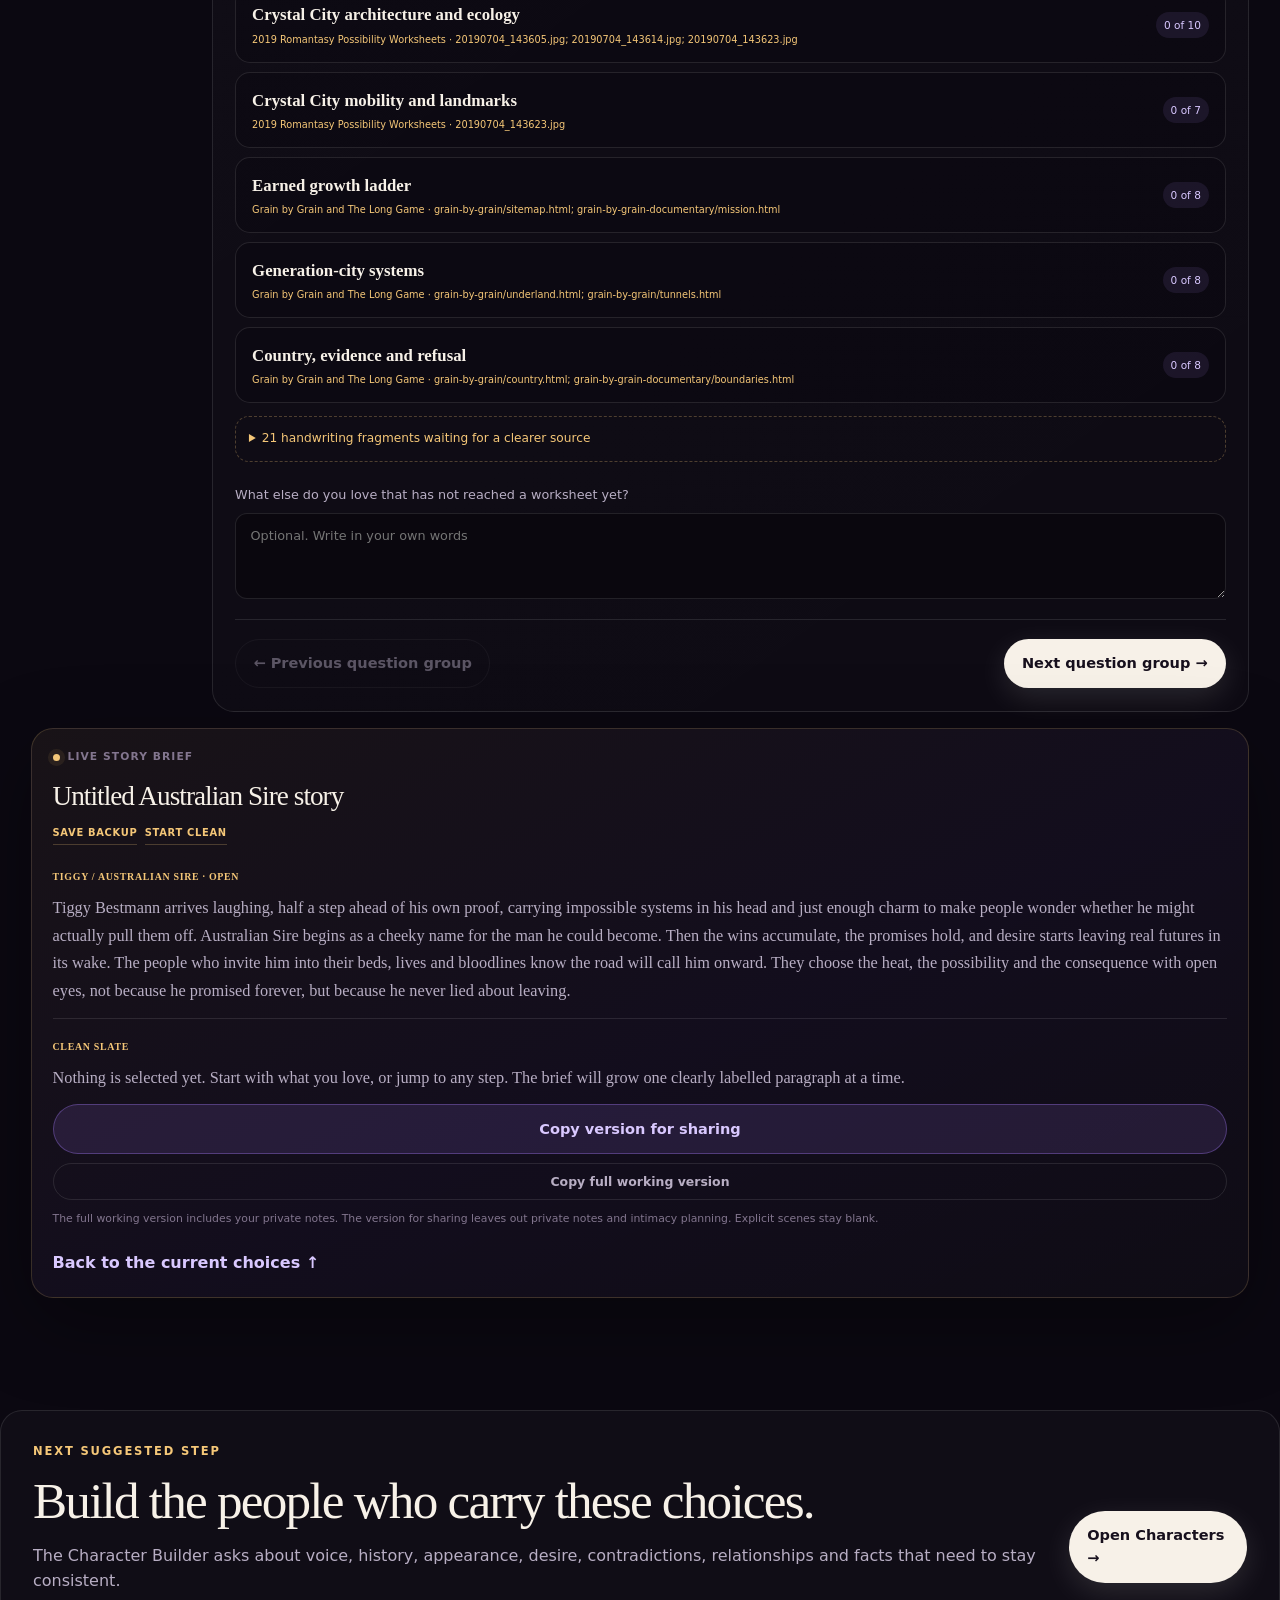
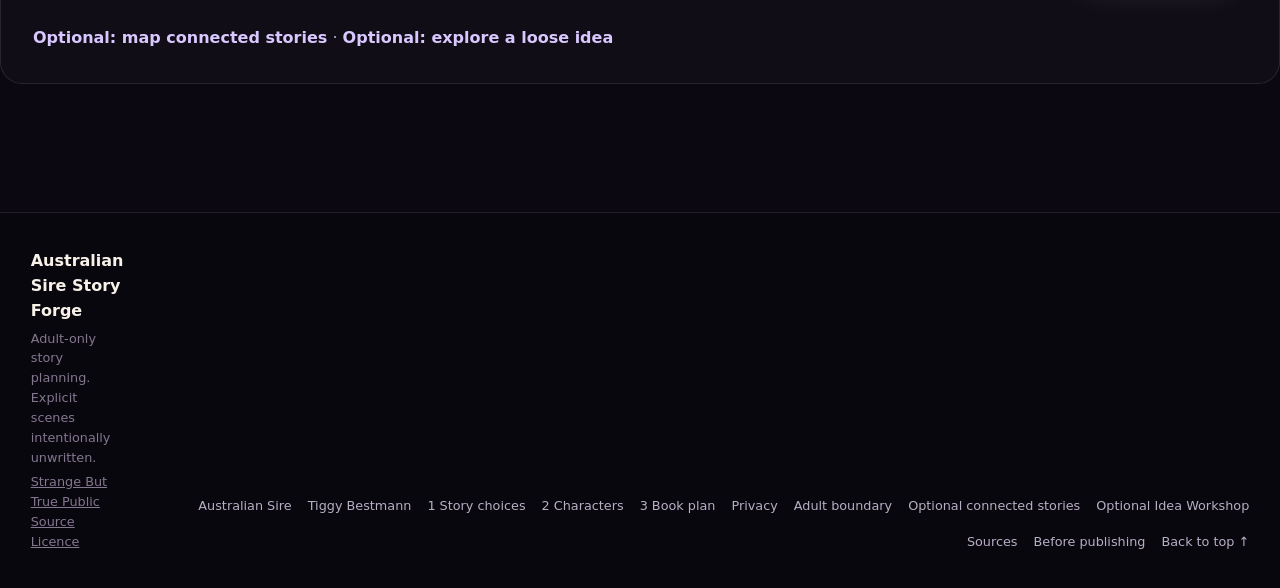
<file: forge.html>
<!doctype html>
<html lang="en-AU">
<head>
  <meta charset="utf-8">
  <meta name="viewport" content="width=device-width, initial-scale=1">
  <meta name="theme-color" content="#120c1f">
  <link rel="icon" href="assets/icons/story-forge.ico" sizes="any">
  <link rel="icon" type="image/png" sizes="32x32" href="assets/icons/favicon-32.png">
  <link rel="apple-touch-icon" href="assets/icons/apple-touch-icon.png">
  <title>Story Forge | Australian Sire</title>
  <link rel="stylesheet" href="assets/styles.css?v=20260818-5">
</head>
<body data-page="forge">
  <a class="skip-link" href="#main">Skip to the story forge</a>
  <header class="site-header" data-site-header></header>

  <main id="main">
    <section class="page-hero shell forge-hero">
      <p class="eyebrow">Step 1 · Story choices</p>
      <h1>Choose the current.<br><em>Keep what sparks.</em></h1>
      <p>Start with the things you already love, then use the other seven steps as optional ways to organise and extend them. Choose as many ideas as you like. Your story brief updates as you go.</p>
    </section>

    <nav class="shell core-progress" aria-label="Main book-planning sequence">
      <a href="forge.html" aria-current="step"><span>1</span> Story choices</a>
      <a href="characters.html"><span>2</span> Characters</a>
      <a href="arc.html#book-size"><span>3</span> Book plan</a>
    </nav>

    <section class="shell project-bar" aria-label="Current story project">
      <label class="project-title-field">
        <span>Working title</span>
        <input type="text" data-project-field="title" maxlength="100" value="Untitled Australian Sire story">
      </label>
      <div class="identity-lock" title="These are two names for the same main character">
        <span aria-hidden="true">◆</span>
        <div><small>Two names, one man</small><strong>Tiggy Bestmann = Australian Sire</strong></div>
      </div>
      <div class="project-actions">
        <button class="button button-quiet button-small" type="button" data-save-project-backup>Save backup</button>
        <button class="button button-quiet button-small" type="button" data-restore-previous hidden>Restore earlier project</button>
        <button class="button button-quiet button-small" type="button" data-new-project>Start clean</button>
      </div>
    </section>

    <section class="shell forge-layout" aria-label="Story choice builder">
      <nav class="forge-steps" aria-label="Story choice steps" data-forge-steps></nav>

      <div class="forge-stage" id="current-forge-step">
        <div class="stage-heading">
          <div>
            <p class="eyebrow" data-step-kicker>Question group 1 of 8</p>
            <h2 data-step-title tabindex="-1">Start with what you love</h2>
            <p data-step-intro></p>
          </div>
          <div class="stage-actions">
            <button class="button button-quiet button-small" type="button" data-lock-step>Keep these choices during a random addition</button>
            <button class="button button-quiet button-small" type="button" data-surprise-step>Add one random possibility</button>
            <a class="button button-secondary button-small brief-jump" href="#live-story-brief">View live brief</a>
          </div>
        </div>
        <div class="choice-grid" data-choice-grid></div>
        <div class="custom-choice" data-custom-choice></div>
        <div class="stage-nav">
          <button class="button button-quiet" type="button" data-prev-step>← Previous question group</button>
          <button class="button button-primary" type="button" data-next-step>Next question group →</button>
        </div>
      </div>

      <aside class="live-brief" id="live-story-brief" aria-labelledby="live-brief-title">
        <div class="brief-topline">
          <span class="live-pip"></span>
          <span>Live story brief</span>
        </div>
        <h2 id="live-brief-title" data-brief-title>Your story is taking shape</h2>
        <div class="brief-project-actions" aria-label="Project actions">
          <button type="button" data-save-project-backup>Save backup</button>
          <button type="button" data-restore-previous hidden>Restore earlier</button>
          <button type="button" data-new-project>Start clean</button>
        </div>
        <div class="brief-prose" data-live-brief></div>
        <div class="brief-copy-actions">
          <button class="button button-secondary" type="button" data-copy-brief>Copy version for sharing</button>
          <button class="button button-quiet button-small" type="button" data-copy-private-brief>Copy full working version</button>
        </div>
        <p class="microcopy">The full working version includes your private notes. The version for sharing leaves out private notes and intimacy planning. Explicit scenes stay blank.</p>
        <a class="text-link brief-return" href="#current-forge-step">Back to the current choices ↑</a>
      </aside>
    </section>

    <section class="shell forge-finish">
      <div>
        <p class="eyebrow">Next suggested step</p>
        <h2>Build the people who carry these choices.</h2>
        <p>The Character Builder asks about voice, history, appearance, desire, contradictions, relationships and facts that need to stay consistent.</p>
        <p><a class="text-link" href="universe.html">Optional: map connected stories</a> · <a class="text-link" href="riff.html">Optional: explore a loose idea</a></p>
      </div>
      <a class="button button-primary" href="characters.html">Open Characters →</a>
    </section>
  </main>

  <footer class="site-footer" data-site-footer></footer>
  <script src="assets/story-data.js"></script>
  <script src="assets/app.js?v=20261001-character-sites"></script>
</body>
</html>
</file>
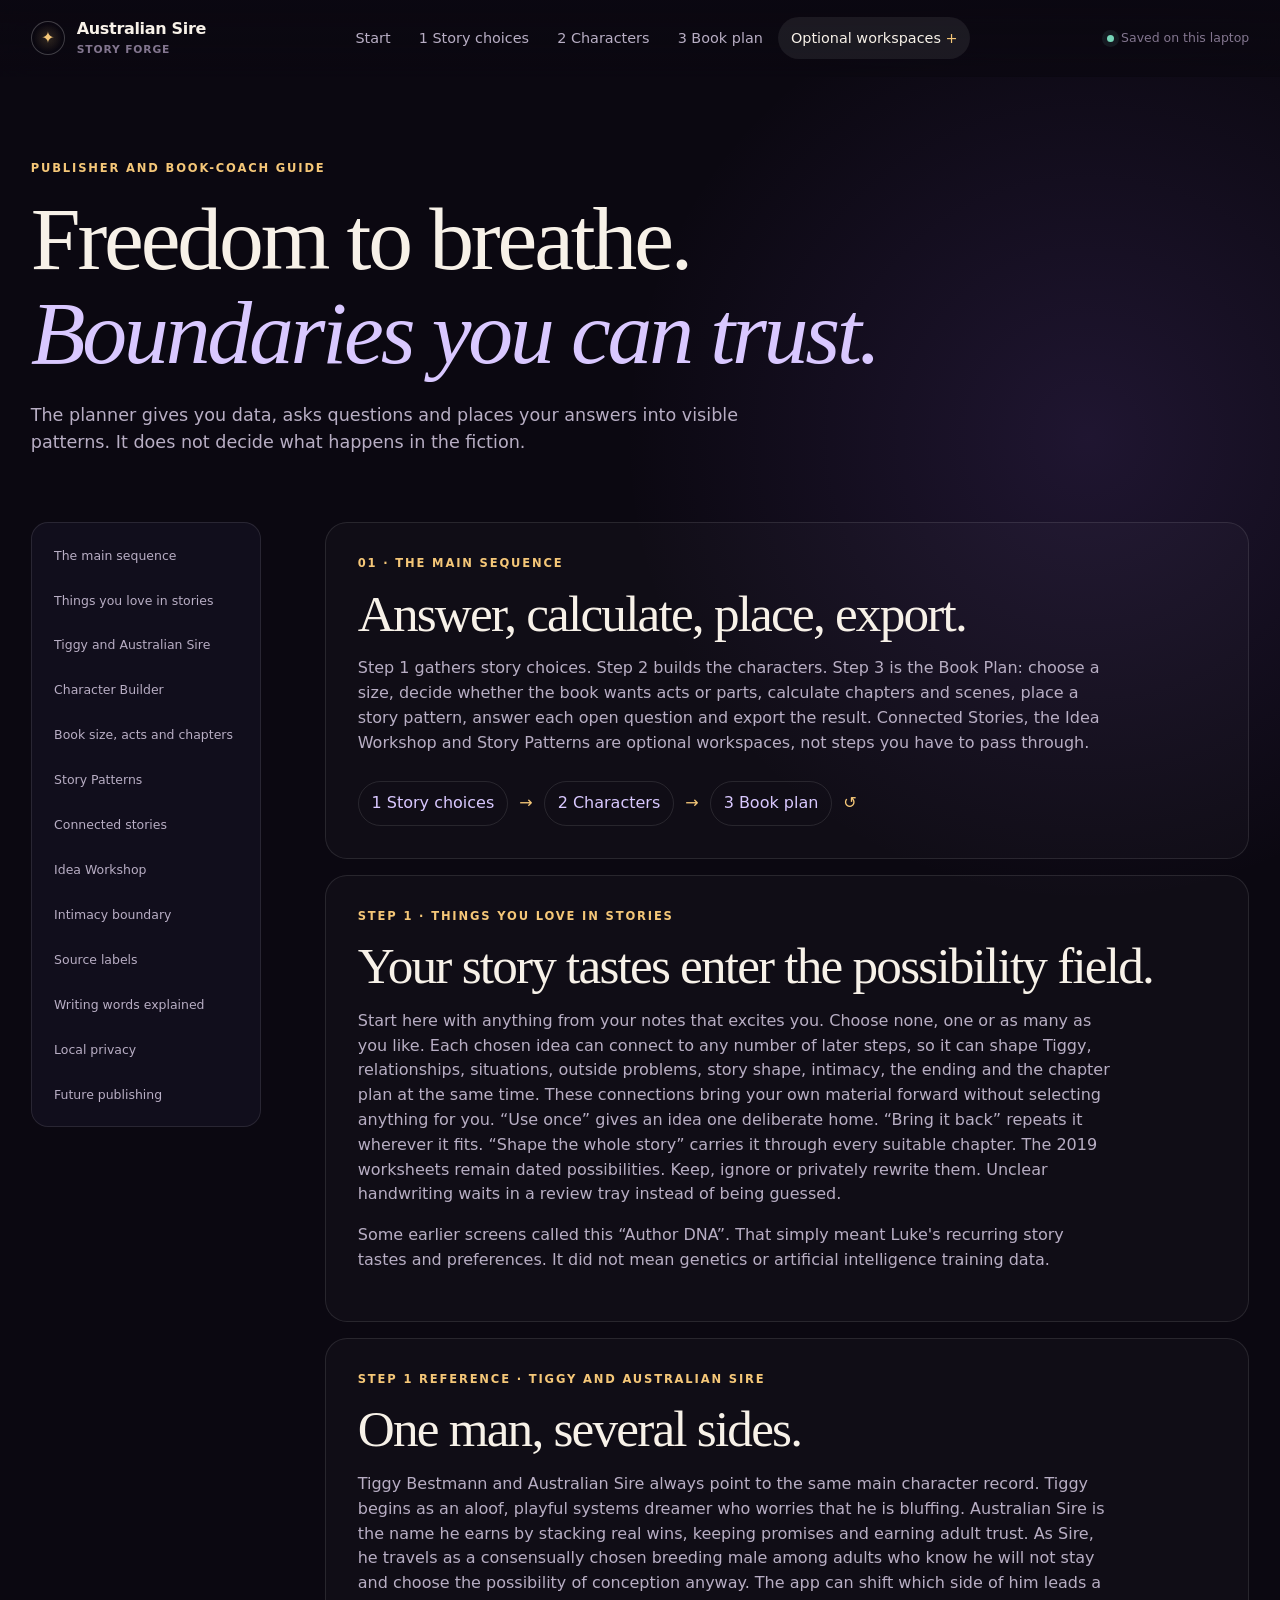
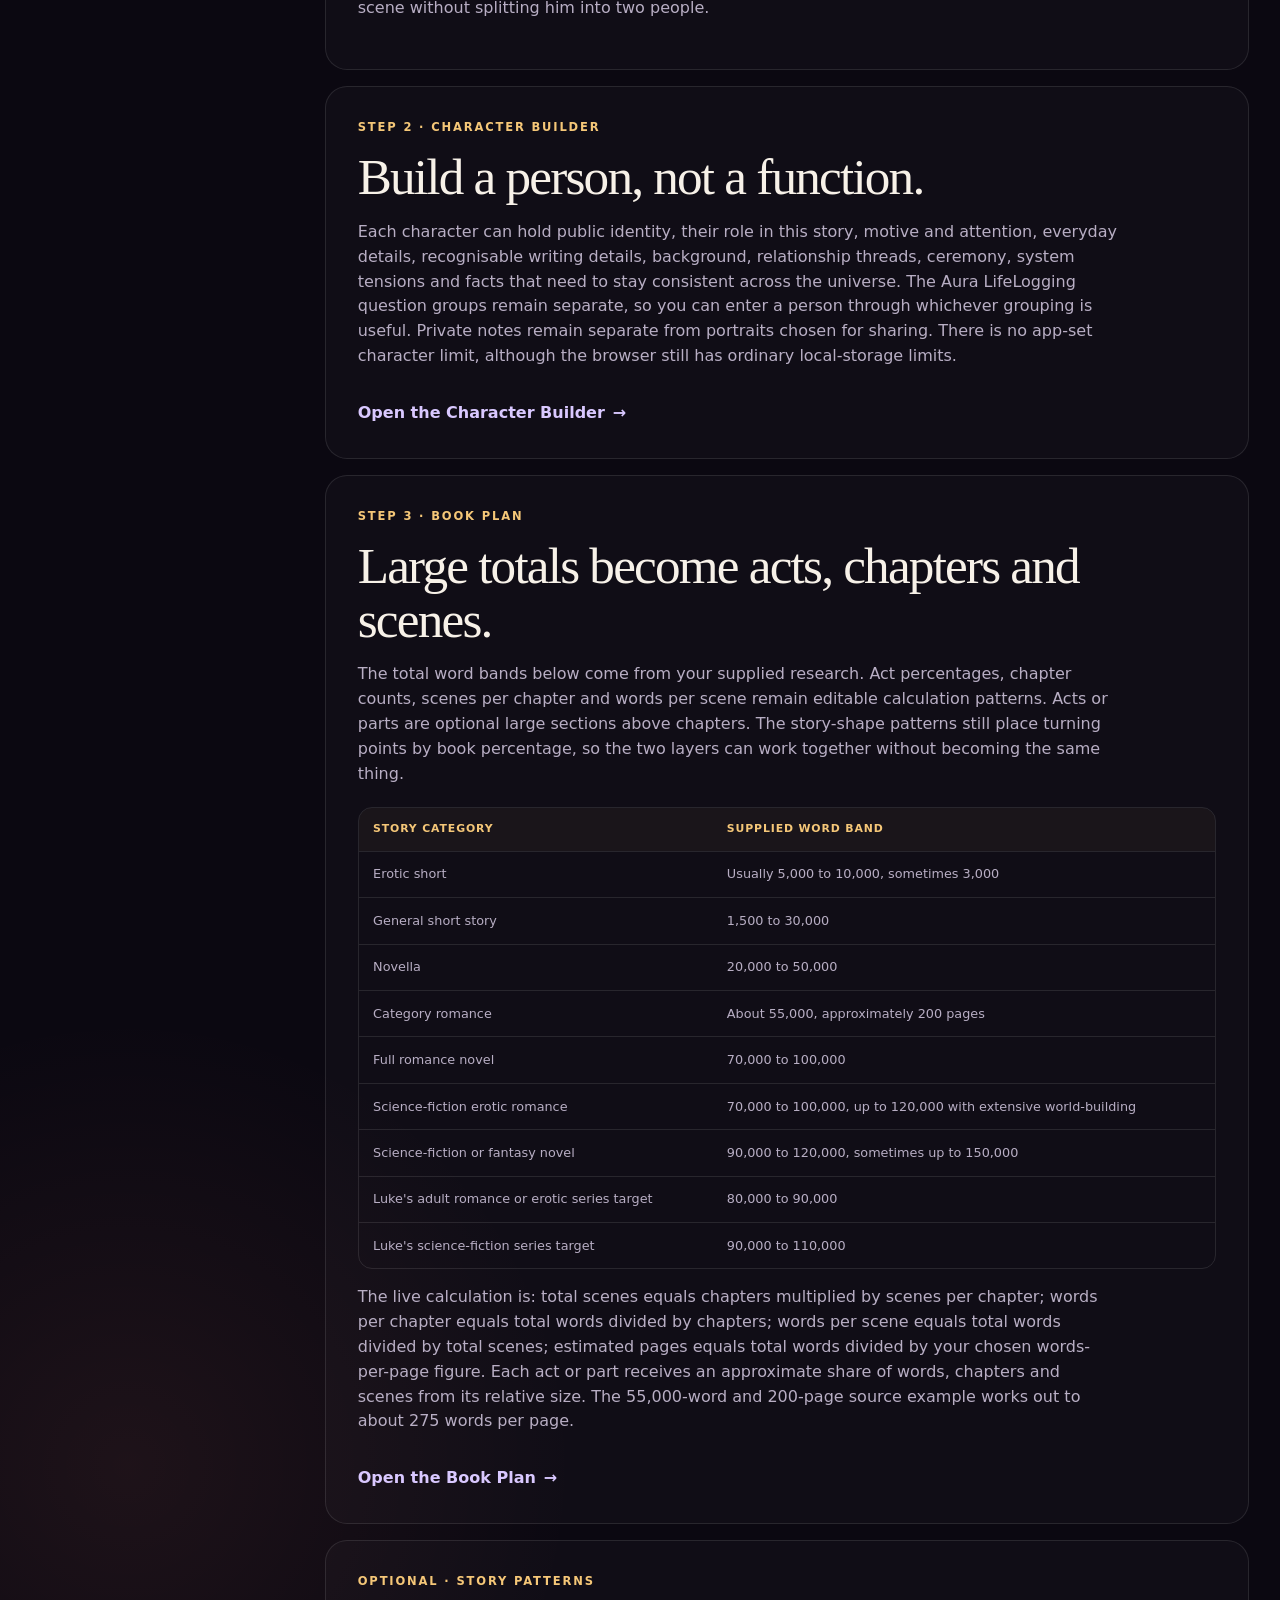
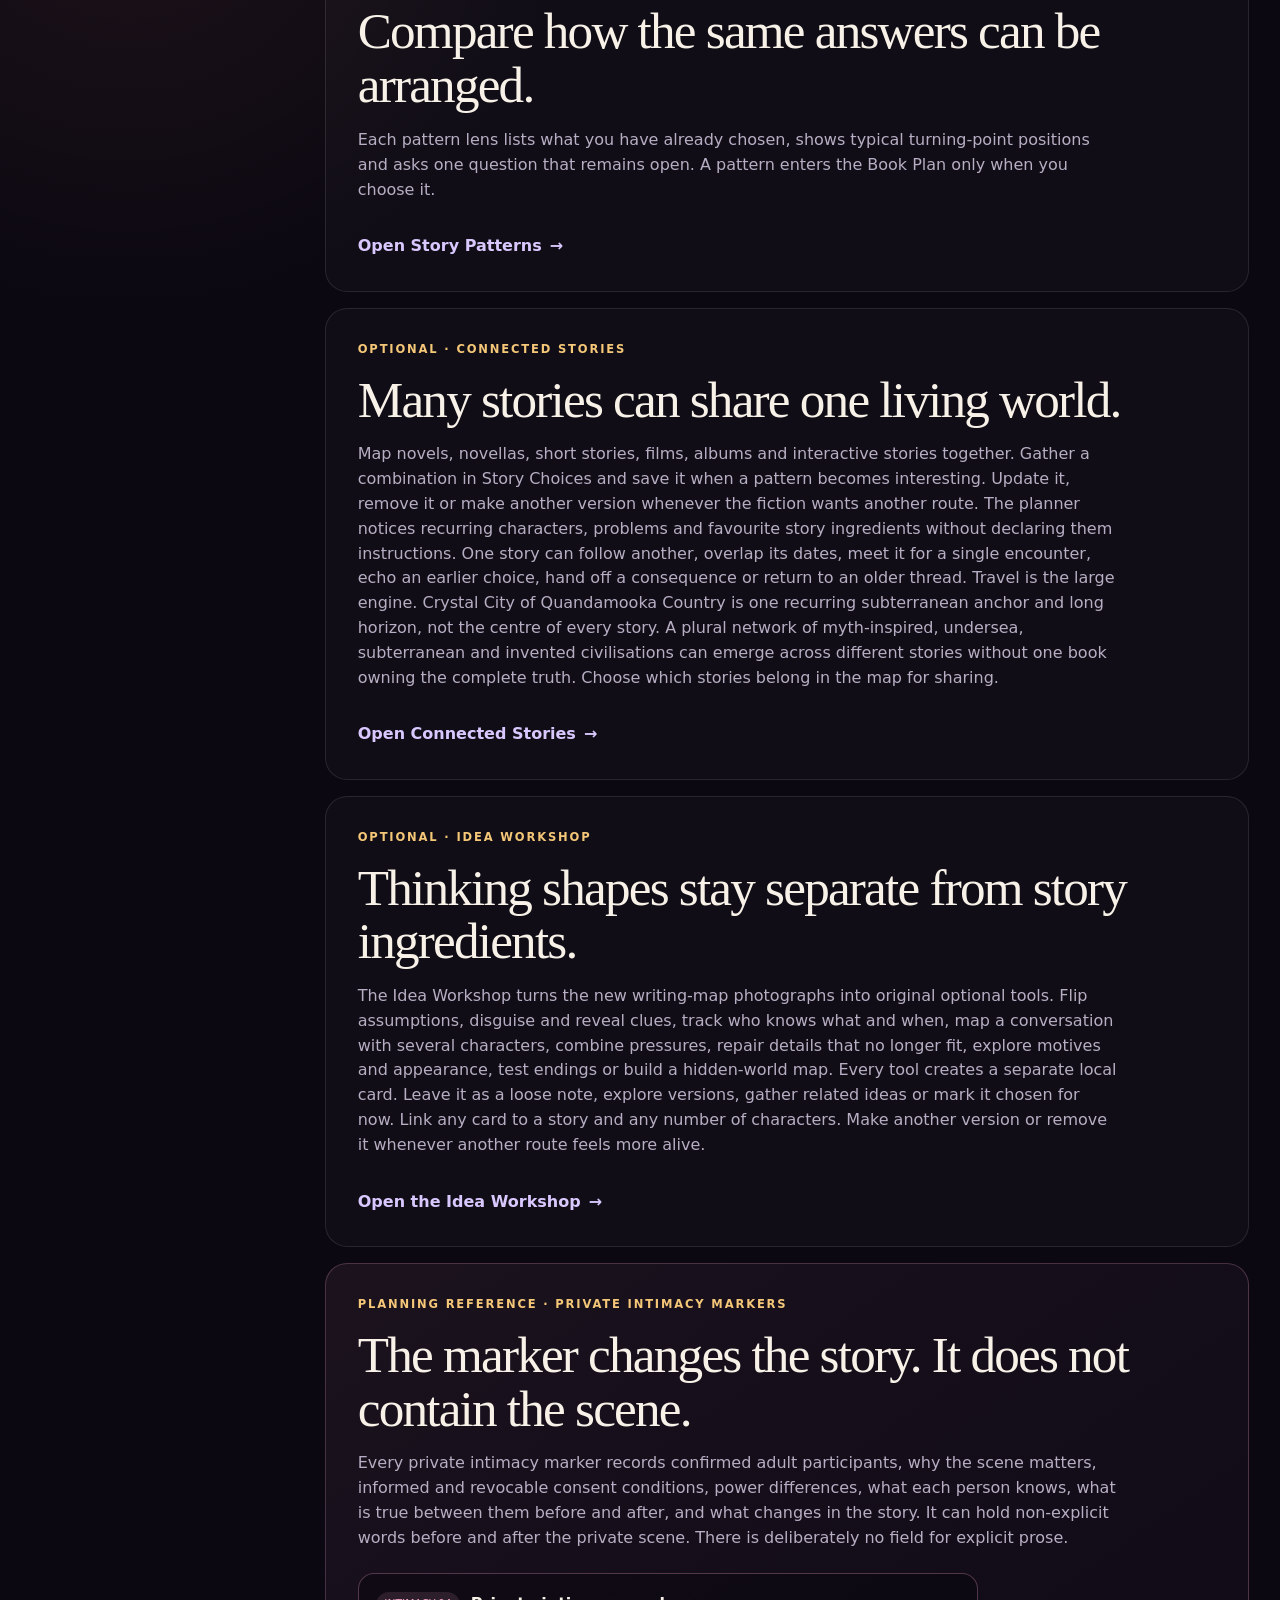
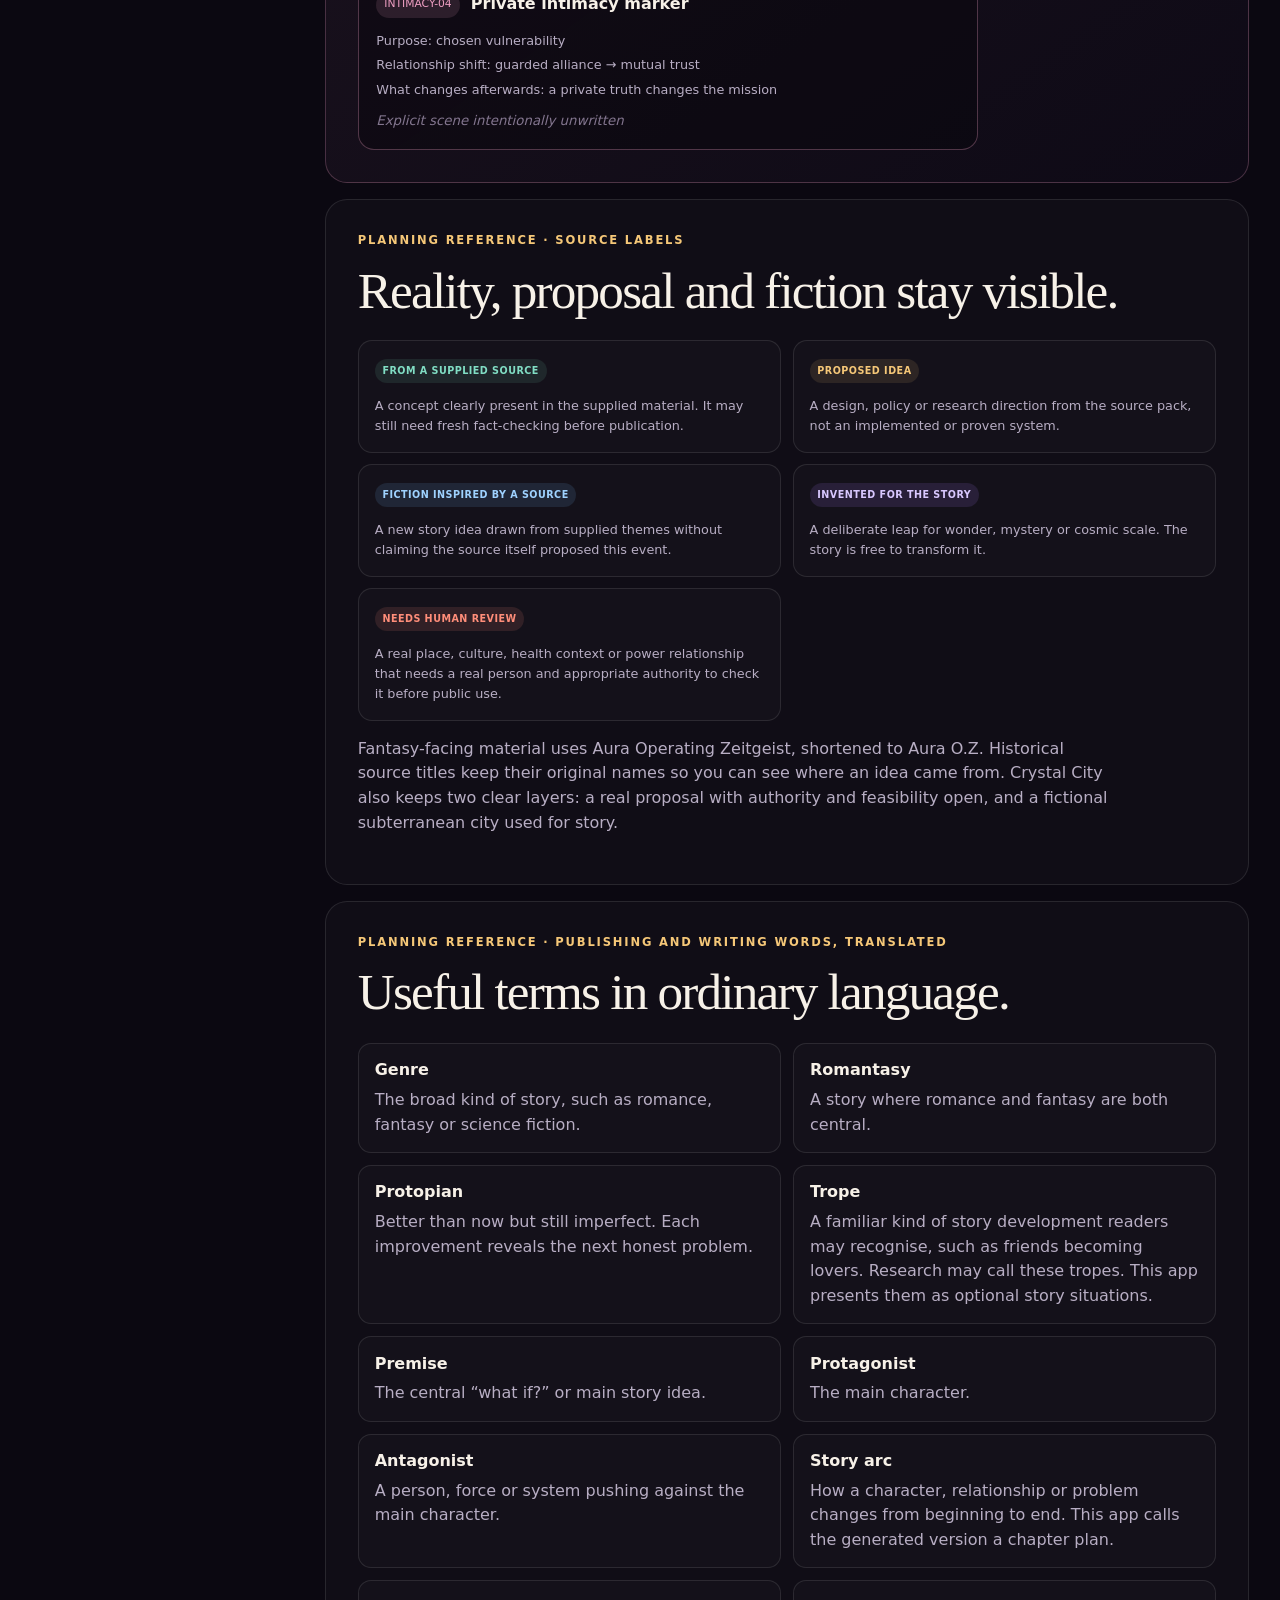
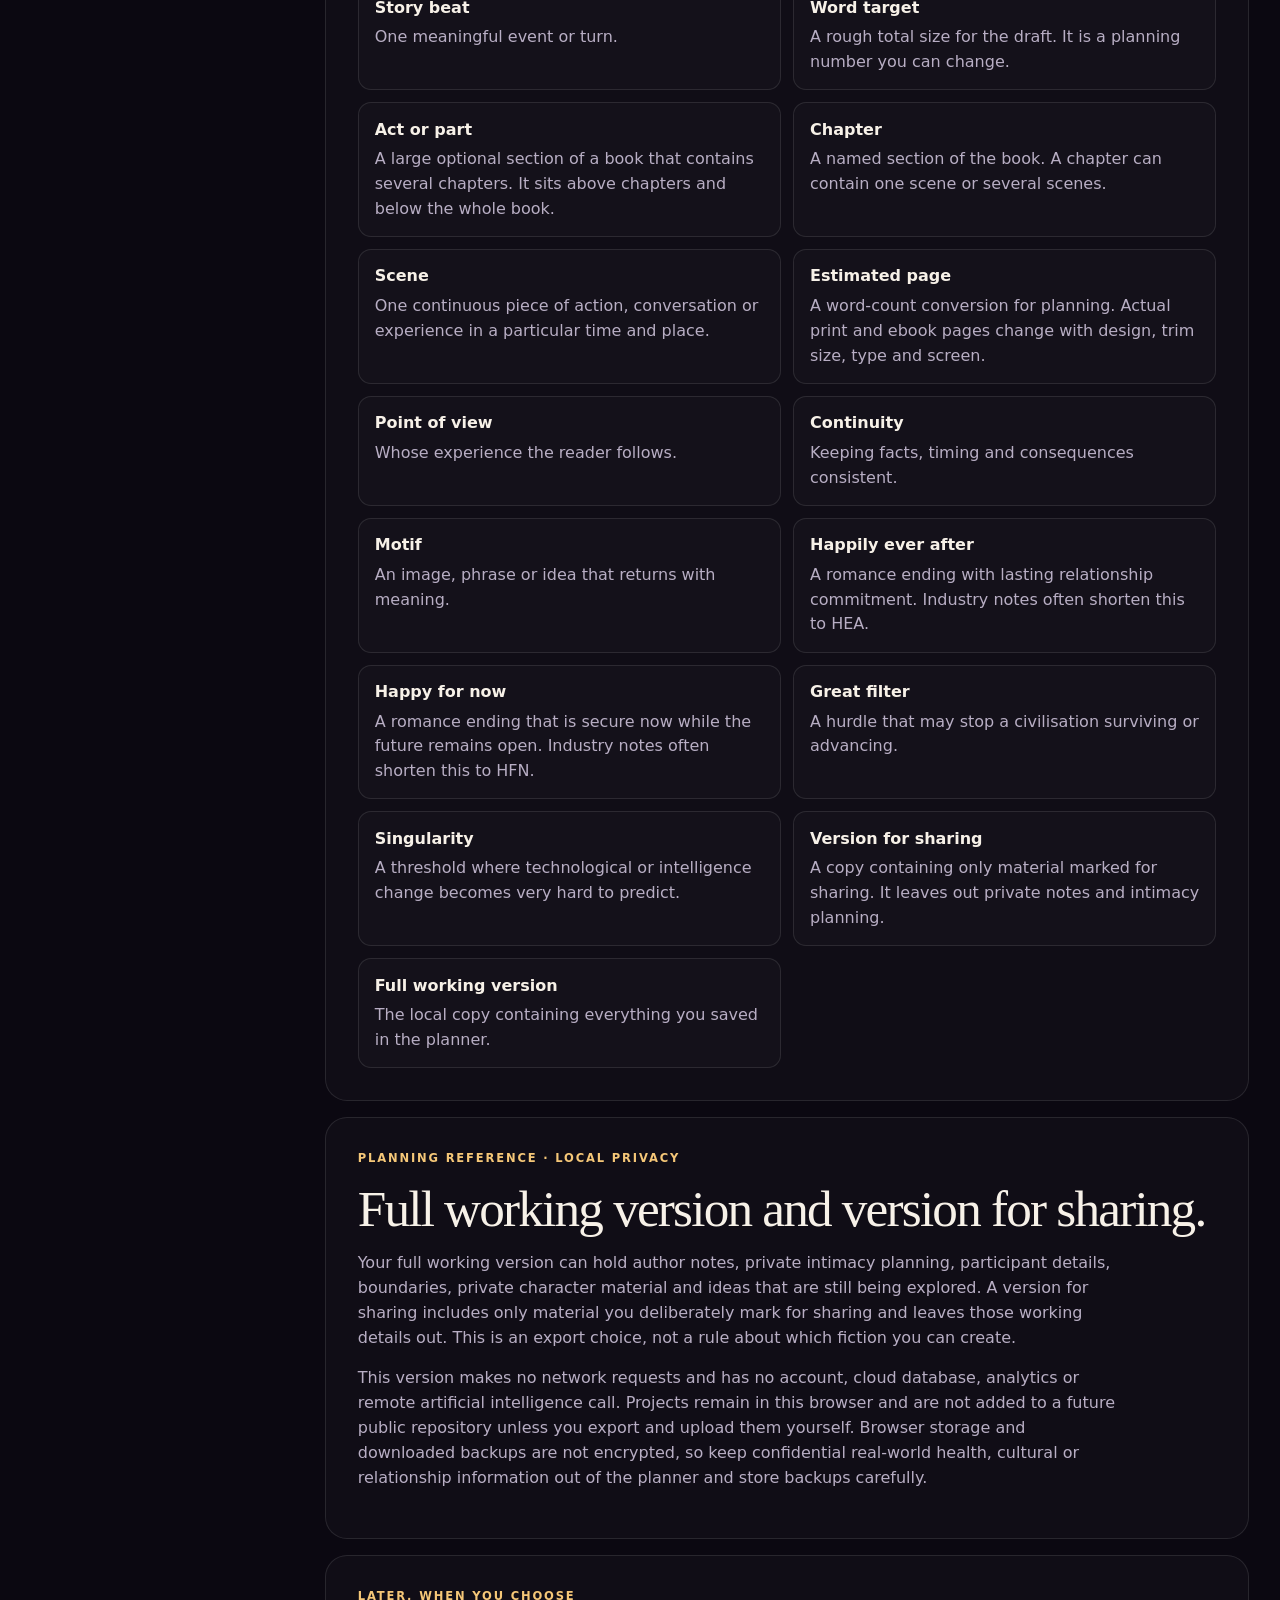
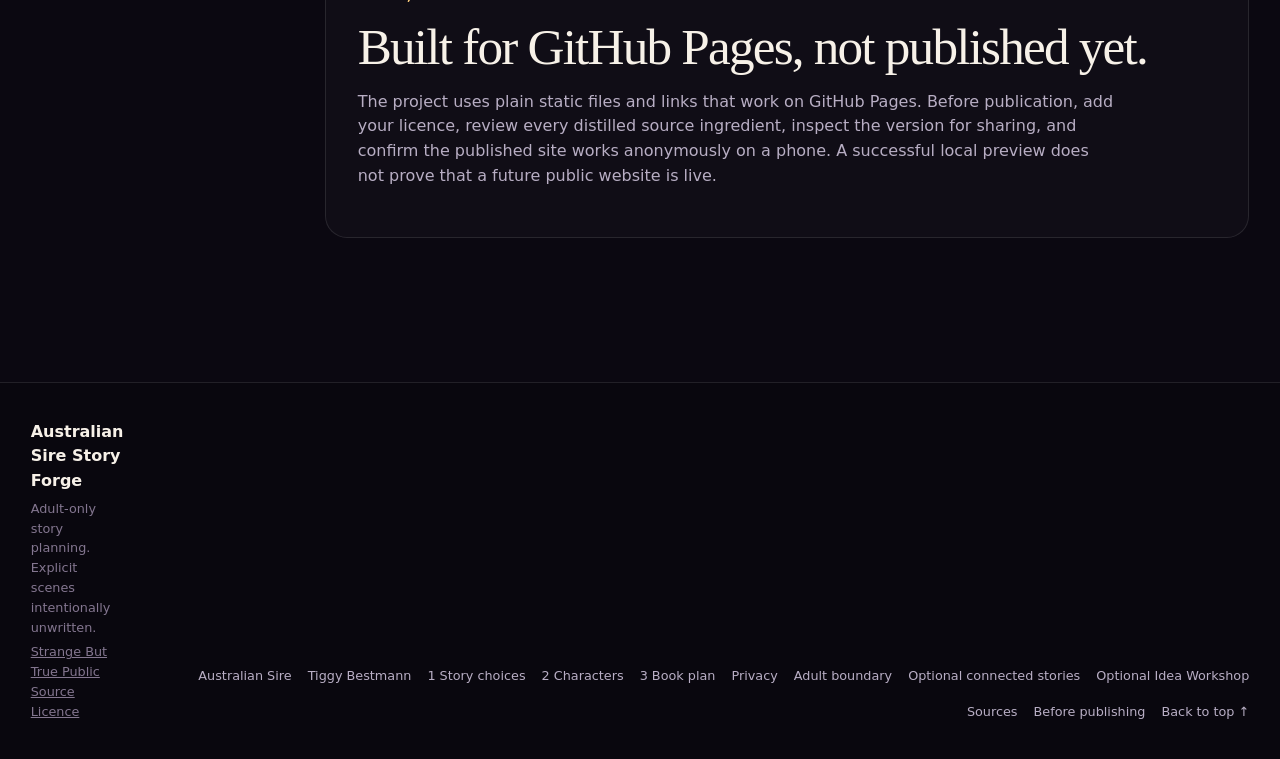
<file: guide.html>
<!doctype html>
<html lang="en-AU">
<head>
  <meta charset="utf-8">
  <meta name="viewport" content="width=device-width, initial-scale=1">
  <meta name="theme-color" content="#120c1f">
  <link rel="icon" href="assets/icons/story-forge.ico" sizes="any">
  <link rel="icon" type="image/png" sizes="32x32" href="assets/icons/favicon-32.png">
  <link rel="apple-touch-icon" href="assets/icons/apple-touch-icon.png">
  <title>Guide & Boundaries | Australian Sire Story Forge</title>
  <link rel="stylesheet" href="assets/styles.css?v=20260818-5">
</head>
<body data-page="guide">
  <a class="skip-link" href="#main">Skip to the guide</a>
  <header class="site-header" data-site-header></header>

  <main id="main">
    <section class="page-hero shell guide-hero">
      <p class="eyebrow">Publisher and book-coach guide</p>
      <h1>Freedom to breathe.<br><em>Boundaries you can trust.</em></h1>
      <p>The planner gives you data, asks questions and places your answers into visible patterns. It does not decide what happens in the fiction.</p>
    </section>

    <section class="shell guide-layout">
      <nav class="guide-nav" aria-label="Guide sections">
        <a href="#workflow">The main sequence</a>
        <a href="#author-dna">Things you love in stories</a>
        <a href="#identity">Tiggy and Australian Sire</a>
        <a href="#characters">Character Builder</a>
        <a href="#book-size">Book size, acts and chapters</a>
        <a href="#story-patterns">Story Patterns</a>
        <a href="#universe">Connected stories</a>
        <a href="#riff-lab">Idea Workshop</a>
        <a href="#intimacy-boundary">Intimacy boundary</a>
        <a href="#source-labels">Source labels</a>
        <a href="#plain-words">Writing words explained</a>
        <a href="#privacy">Local privacy</a>
        <a href="#publishing">Future publishing</a>
      </nav>

      <div class="guide-content">
        <section id="workflow" class="guide-section">
          <p class="eyebrow">01 · The main sequence</p>
          <h2>Answer, calculate, place, export.</h2>
          <p>Step 1 gathers story choices. Step 2 builds the characters. Step 3 is the Book Plan: choose a size, decide whether the book wants acts or parts, calculate chapters and scenes, place a story pattern, answer each open question and export the result. Connected Stories, the Idea Workshop and Story Patterns are optional workspaces, not steps you have to pass through.</p>
          <div class="loop-line" aria-label="Main planning sequence"><span>1 Story choices</span><i>→</i><span>2 Characters</span><i>→</i><span>3 Book plan</span><i>↺</i></div>
        </section>

        <section id="author-dna" class="guide-section">
          <p class="eyebrow">Step 1 · Things you love in stories</p>
          <h2>Your story tastes enter the possibility field.</h2>
          <p>Start here with anything from your notes that excites you. Choose none, one or as many as you like. Each chosen idea can connect to any number of later steps, so it can shape Tiggy, relationships, situations, outside problems, story shape, intimacy, the ending and the chapter plan at the same time. These connections bring your own material forward without selecting anything for you. “Use once” gives an idea one deliberate home. “Bring it back” repeats it wherever it fits. “Shape the whole story” carries it through every suitable chapter. The 2019 worksheets remain dated possibilities. Keep, ignore or privately rewrite them. Unclear handwriting waits in a review tray instead of being guessed.</p>
          <p>Some earlier screens called this “Author DNA”. That simply meant Luke's recurring story tastes and preferences. It did not mean genetics or artificial intelligence training data.</p>
        </section>

        <section id="identity" class="guide-section">
          <p class="eyebrow">Step 1 reference · Tiggy and Australian Sire</p>
          <h2>One man, several sides.</h2>
          <p>Tiggy Bestmann and Australian Sire always point to the same main character record. Tiggy begins as an aloof, playful systems dreamer who worries that he is bluffing. Australian Sire is the name he earns by stacking real wins, keeping promises and earning adult trust. As Sire, he travels as a consensually chosen breeding male among adults who know he will not stay and choose the possibility of conception anyway. The app can shift which side of him leads a scene without splitting him into two people.</p>
        </section>

        <section id="characters" class="guide-section">
          <p class="eyebrow">Step 2 · Character Builder</p>
          <h2>Build a person, not a function.</h2>
          <p>Each character can hold public identity, their role in this story, motive and attention, everyday details, recognisable writing details, background, relationship threads, ceremony, system tensions and facts that need to stay consistent across the universe. The Aura LifeLogging question groups remain separate, so you can enter a person through whichever grouping is useful. Private notes remain separate from portraits chosen for sharing. There is no app-set character limit, although the browser still has ordinary local-storage limits.</p>
          <a class="text-link" href="characters.html">Open the Character Builder <span aria-hidden="true">→</span></a>
        </section>

        <section id="book-size" class="guide-section">
          <p class="eyebrow">Step 3 · Book plan</p>
          <h2>Large totals become acts, chapters and scenes.</h2>
          <p>The total word bands below come from your supplied research. Act percentages, chapter counts, scenes per chapter and words per scene remain editable calculation patterns. Acts or parts are optional large sections above chapters. The story-shape patterns still place turning points by book percentage, so the two layers can work together without becoming the same thing.</p>
          <div class="table-scroll" tabindex="0" aria-label="Supplied story-length data">
            <table class="data-table">
              <thead><tr><th>Story category</th><th>Supplied word band</th></tr></thead>
              <tbody>
                <tr><td>Erotic short</td><td>Usually 5,000 to 10,000, sometimes 3,000</td></tr>
                <tr><td>General short story</td><td>1,500 to 30,000</td></tr>
                <tr><td>Novella</td><td>20,000 to 50,000</td></tr>
                <tr><td>Category romance</td><td>About 55,000, approximately 200 pages</td></tr>
                <tr><td>Full romance novel</td><td>70,000 to 100,000</td></tr>
                <tr><td>Science-fiction erotic romance</td><td>70,000 to 100,000, up to 120,000 with extensive world-building</td></tr>
                <tr><td>Science-fiction or fantasy novel</td><td>90,000 to 120,000, sometimes up to 150,000</td></tr>
                <tr><td>Luke's adult romance or erotic series target</td><td>80,000 to 90,000</td></tr>
                <tr><td>Luke's science-fiction series target</td><td>90,000 to 110,000</td></tr>
              </tbody>
            </table>
          </div>
          <p>The live calculation is: total scenes equals chapters multiplied by scenes per chapter; words per chapter equals total words divided by chapters; words per scene equals total words divided by total scenes; estimated pages equals total words divided by your chosen words-per-page figure. Each act or part receives an approximate share of words, chapters and scenes from its relative size. The 55,000-word and 200-page source example works out to about 275 words per page.</p>
          <a class="text-link" href="arc.html#book-size">Open the Book Plan <span aria-hidden="true">→</span></a>
        </section>

        <section id="story-patterns" class="guide-section">
          <p class="eyebrow">Optional · Story Patterns</p>
          <h2>Compare how the same answers can be arranged.</h2>
          <p>Each pattern lens lists what you have already chosen, shows typical turning-point positions and asks one question that remains open. A pattern enters the Book Plan only when you choose it.</p>
          <a class="text-link" href="council.html">Open Story Patterns <span aria-hidden="true">→</span></a>
        </section>

        <section id="universe" class="guide-section">
          <p class="eyebrow">Optional · Connected Stories</p>
          <h2>Many stories can share one living world.</h2>
          <p>Map novels, novellas, short stories, films, albums and interactive stories together. Gather a combination in Story Choices and save it when a pattern becomes interesting. Update it, remove it or make another version whenever the fiction wants another route. The planner notices recurring characters, problems and favourite story ingredients without declaring them instructions. One story can follow another, overlap its dates, meet it for a single encounter, echo an earlier choice, hand off a consequence or return to an older thread. Travel is the large engine. Crystal City of Quandamooka Country is one recurring subterranean anchor and long horizon, not the centre of every story. A plural network of myth-inspired, undersea, subterranean and invented civilisations can emerge across different stories without one book owning the complete truth. Choose which stories belong in the map for sharing.</p>
          <a class="text-link" href="universe.html">Open Connected Stories <span aria-hidden="true">→</span></a>
        </section>

        <section id="riff-lab" class="guide-section">
          <p class="eyebrow">Optional · Idea Workshop</p>
          <h2>Thinking shapes stay separate from story ingredients.</h2>
          <p>The Idea Workshop turns the new writing-map photographs into original optional tools. Flip assumptions, disguise and reveal clues, track who knows what and when, map a conversation with several characters, combine pressures, repair details that no longer fit, explore motives and appearance, test endings or build a hidden-world map. Every tool creates a separate local card. Leave it as a loose note, explore versions, gather related ideas or mark it chosen for now. Link any card to a story and any number of characters. Make another version or remove it whenever another route feels more alive.</p>
          <a class="text-link" href="riff.html">Open the Idea Workshop <span aria-hidden="true">→</span></a>
        </section>

        <section id="intimacy-boundary" class="guide-section guide-private">
          <p class="eyebrow">Planning reference · Private intimacy markers</p>
          <h2>The marker changes the story. It does not contain the scene.</h2>
          <p>Every private intimacy marker records confirmed adult participants, why the scene matters, informed and revocable consent conditions, power differences, what each person knows, what is true between them before and after, and what changes in the story. It can hold non-explicit words before and after the private scene. There is deliberately no field for explicit prose.</p>
          <div class="gap-specimen">
            <div><span>INTIMACY-04</span><strong>Private intimacy marker</strong></div>
            <p>Purpose: chosen vulnerability</p>
            <p>Relationship shift: guarded alliance → mutual trust</p>
            <p>What changes afterwards: a private truth changes the mission</p>
            <small>Explicit scene intentionally unwritten</small>
          </div>
        </section>

        <section id="source-labels" class="guide-section">
          <p class="eyebrow">Planning reference · Source labels</p>
          <h2>Reality, proposal and fiction stay visible.</h2>
          <div class="label-explainer">
            <article><span class="source-band band-grounded">From a supplied source</span><p>A concept clearly present in the supplied material. It may still need fresh fact-checking before publication.</p></article>
            <article><span class="source-band band-proposed">Proposed idea</span><p>A design, policy or research direction from the source pack, not an implemented or proven system.</p></article>
            <article><span class="source-band band-fiction">Fiction inspired by a source</span><p>A new story idea drawn from supplied themes without claiming the source itself proposed this event.</p></article>
            <article><span class="source-band band-wild">Invented for the story</span><p>A deliberate leap for wonder, mystery or cosmic scale. The story is free to transform it.</p></article>
            <article><span class="source-band band-care">Needs human review</span><p>A real place, culture, health context or power relationship that needs a real person and appropriate authority to check it before public use.</p></article>
          </div>
          <p>Fantasy-facing material uses Aura Operating Zeitgeist, shortened to Aura O.Z. Historical source titles keep their original names so you can see where an idea came from. Crystal City also keeps two clear layers: a real proposal with authority and feasibility open, and a fictional subterranean city used for story.</p>
        </section>

        <section id="plain-words" class="guide-section">
          <p class="eyebrow">Planning reference · Publishing and writing words, translated</p>
          <h2>Useful terms in ordinary language.</h2>
          <dl class="plain-glossary">
            <div><dt>Genre</dt><dd>The broad kind of story, such as romance, fantasy or science fiction.</dd></div>
            <div><dt>Romantasy</dt><dd>A story where romance and fantasy are both central.</dd></div>
            <div><dt>Protopian</dt><dd>Better than now but still imperfect. Each improvement reveals the next honest problem.</dd></div>
            <div><dt>Trope</dt><dd>A familiar kind of story development readers may recognise, such as friends becoming lovers. Research may call these tropes. This app presents them as optional story situations.</dd></div>
            <div><dt>Premise</dt><dd>The central “what if?” or main story idea.</dd></div>
            <div><dt>Protagonist</dt><dd>The main character.</dd></div>
            <div><dt>Antagonist</dt><dd>A person, force or system pushing against the main character.</dd></div>
            <div><dt>Story arc</dt><dd>How a character, relationship or problem changes from beginning to end. This app calls the generated version a chapter plan.</dd></div>
            <div><dt>Story beat</dt><dd>One meaningful event or turn.</dd></div>
            <div><dt>Word target</dt><dd>A rough total size for the draft. It is a planning number you can change.</dd></div>
            <div><dt>Act or part</dt><dd>A large optional section of a book that contains several chapters. It sits above chapters and below the whole book.</dd></div>
            <div><dt>Chapter</dt><dd>A named section of the book. A chapter can contain one scene or several scenes.</dd></div>
            <div><dt>Scene</dt><dd>One continuous piece of action, conversation or experience in a particular time and place.</dd></div>
            <div><dt>Estimated page</dt><dd>A word-count conversion for planning. Actual print and ebook pages change with design, trim size, type and screen.</dd></div>
            <div><dt>Point of view</dt><dd>Whose experience the reader follows.</dd></div>
            <div><dt>Continuity</dt><dd>Keeping facts, timing and consequences consistent.</dd></div>
            <div><dt>Motif</dt><dd>An image, phrase or idea that returns with meaning.</dd></div>
            <div><dt>Happily ever after</dt><dd>A romance ending with lasting relationship commitment. Industry notes often shorten this to HEA.</dd></div>
            <div><dt>Happy for now</dt><dd>A romance ending that is secure now while the future remains open. Industry notes often shorten this to HFN.</dd></div>
            <div><dt>Great filter</dt><dd>A hurdle that may stop a civilisation surviving or advancing.</dd></div>
            <div><dt>Singularity</dt><dd>A threshold where technological or intelligence change becomes very hard to predict.</dd></div>
            <div><dt>Version for sharing</dt><dd>A copy containing only material marked for sharing. It leaves out private notes and intimacy planning.</dd></div>
            <div><dt>Full working version</dt><dd>The local copy containing everything you saved in the planner.</dd></div>
          </dl>
        </section>

        <section id="privacy" class="guide-section">
          <p class="eyebrow">Planning reference · Local privacy</p>
          <h2>Full working version and version for sharing.</h2>
          <p>Your full working version can hold author notes, private intimacy planning, participant details, boundaries, private character material and ideas that are still being explored. A version for sharing includes only material you deliberately mark for sharing and leaves those working details out. This is an export choice, not a rule about which fiction you can create.</p>
          <p>This version makes no network requests and has no account, cloud database, analytics or remote artificial intelligence call. Projects remain in this browser and are not added to a future public repository unless you export and upload them yourself. Browser storage and downloaded backups are not encrypted, so keep confidential real-world health, cultural or relationship information out of the planner and store backups carefully.</p>
        </section>

        <section id="publishing" class="guide-section">
          <p class="eyebrow">Later, when you choose</p>
          <h2>Built for GitHub Pages, not published yet.</h2>
          <p>The project uses plain static files and links that work on GitHub Pages. Before publication, add your licence, review every distilled source ingredient, inspect the version for sharing, and confirm the published site works anonymously on a phone. A successful local preview does not prove that a future public website is live.</p>
        </section>
      </div>
    </section>
  </main>

  <footer class="site-footer" data-site-footer></footer>
  <script src="assets/story-data.js"></script>
  <script src="assets/app.js?v=20261001-character-sites"></script>
</body>
</html>
</file>
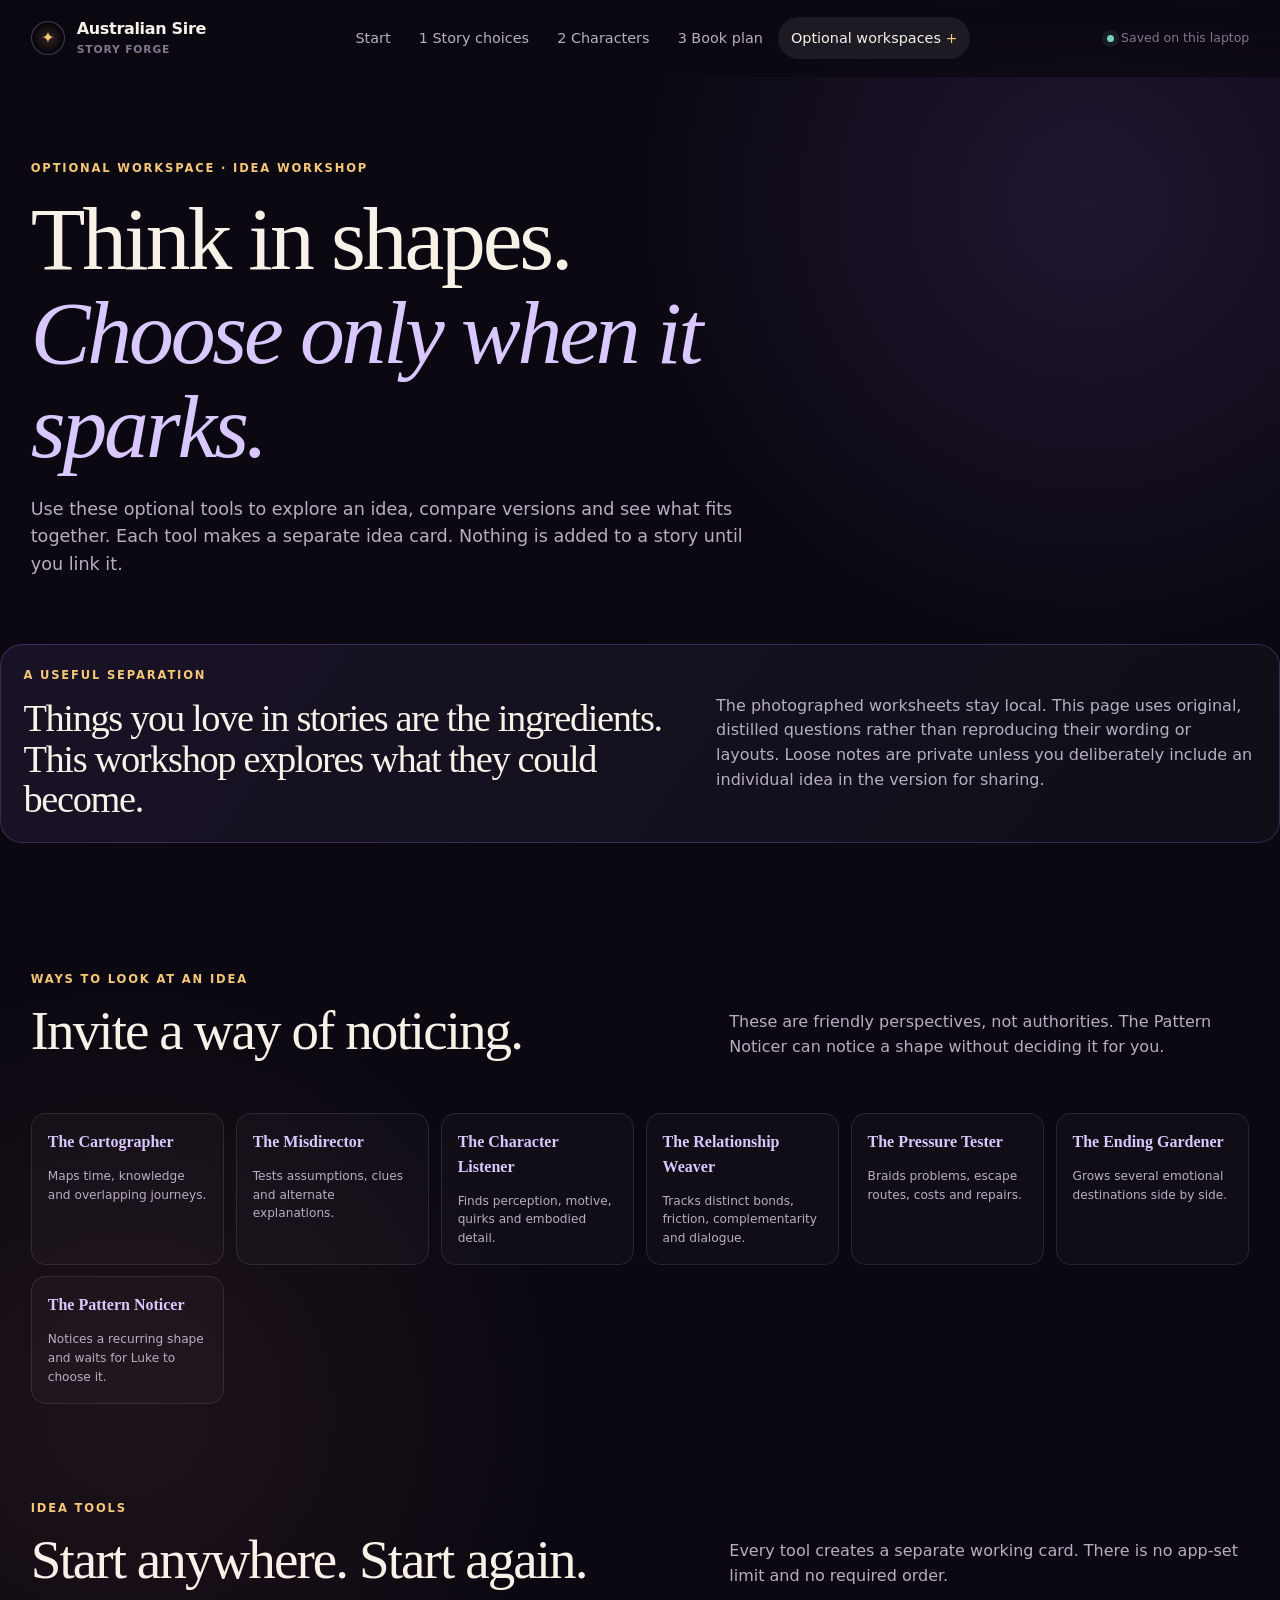
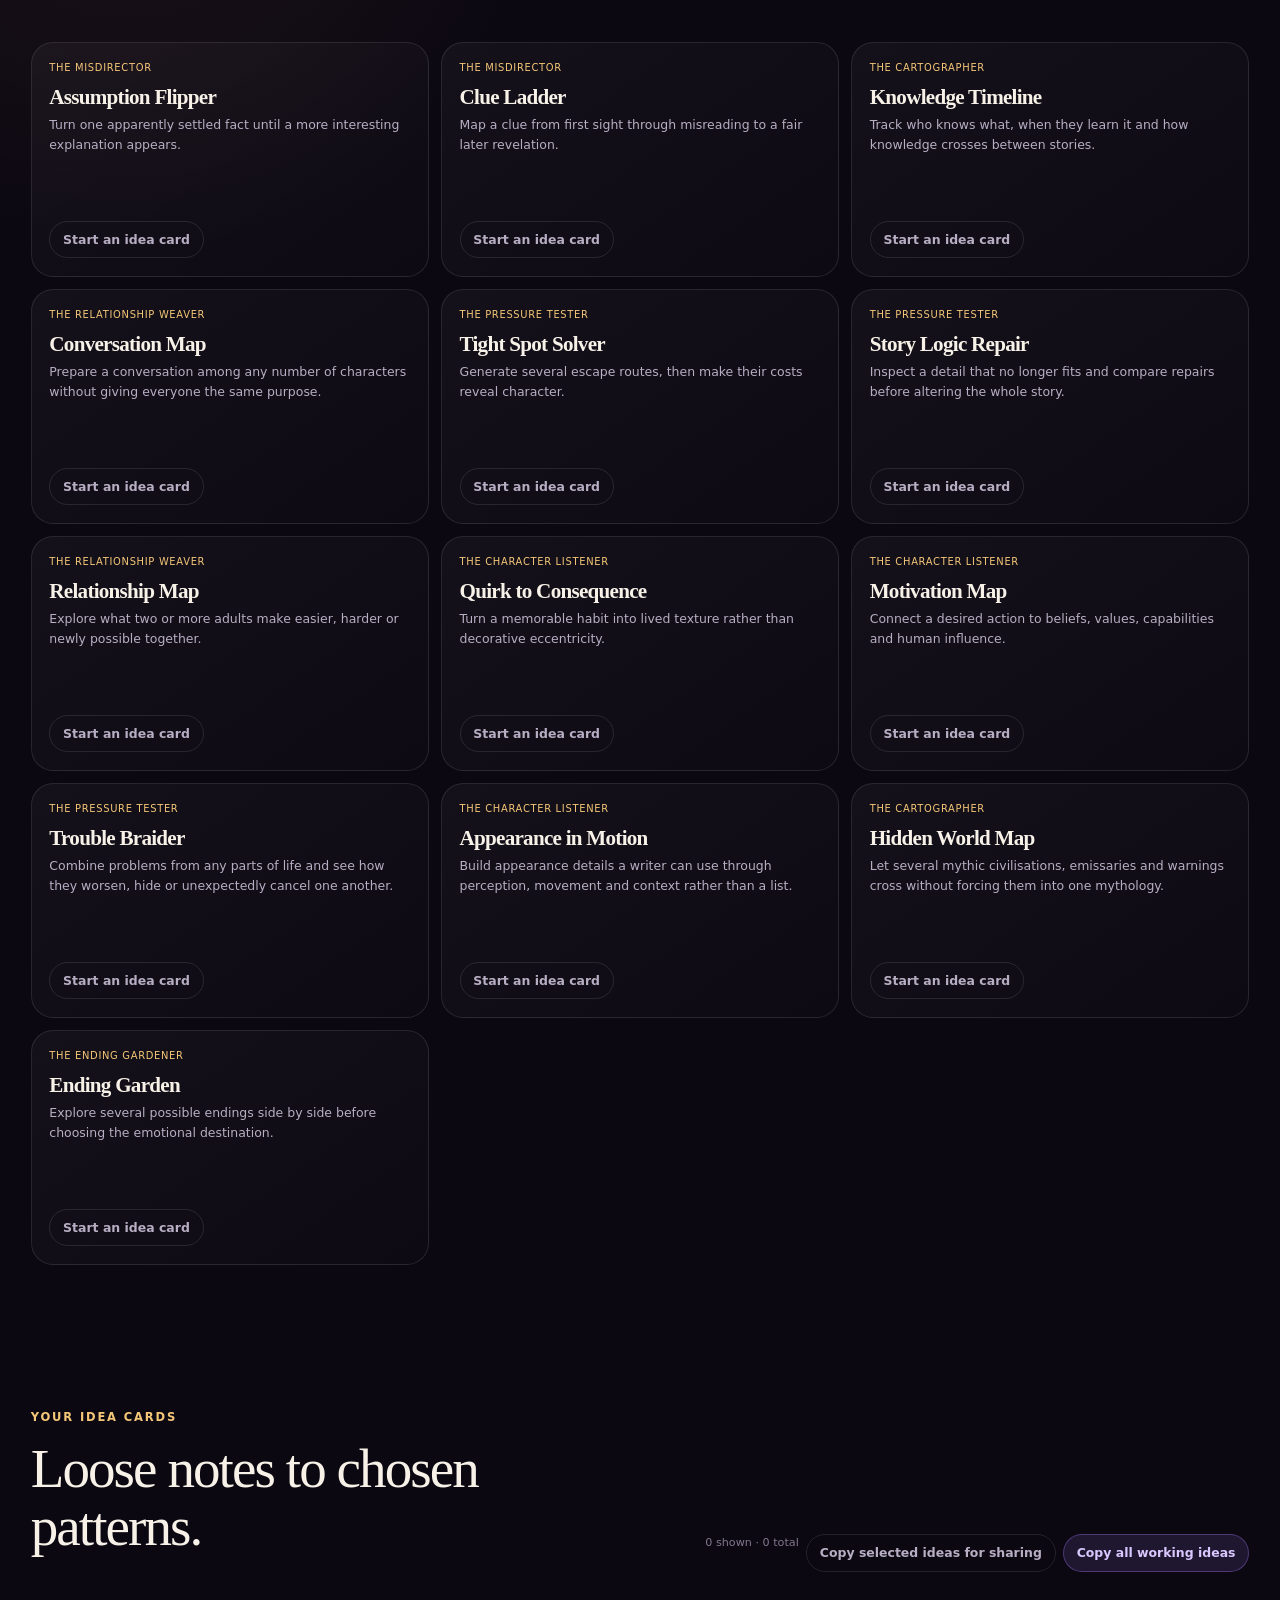
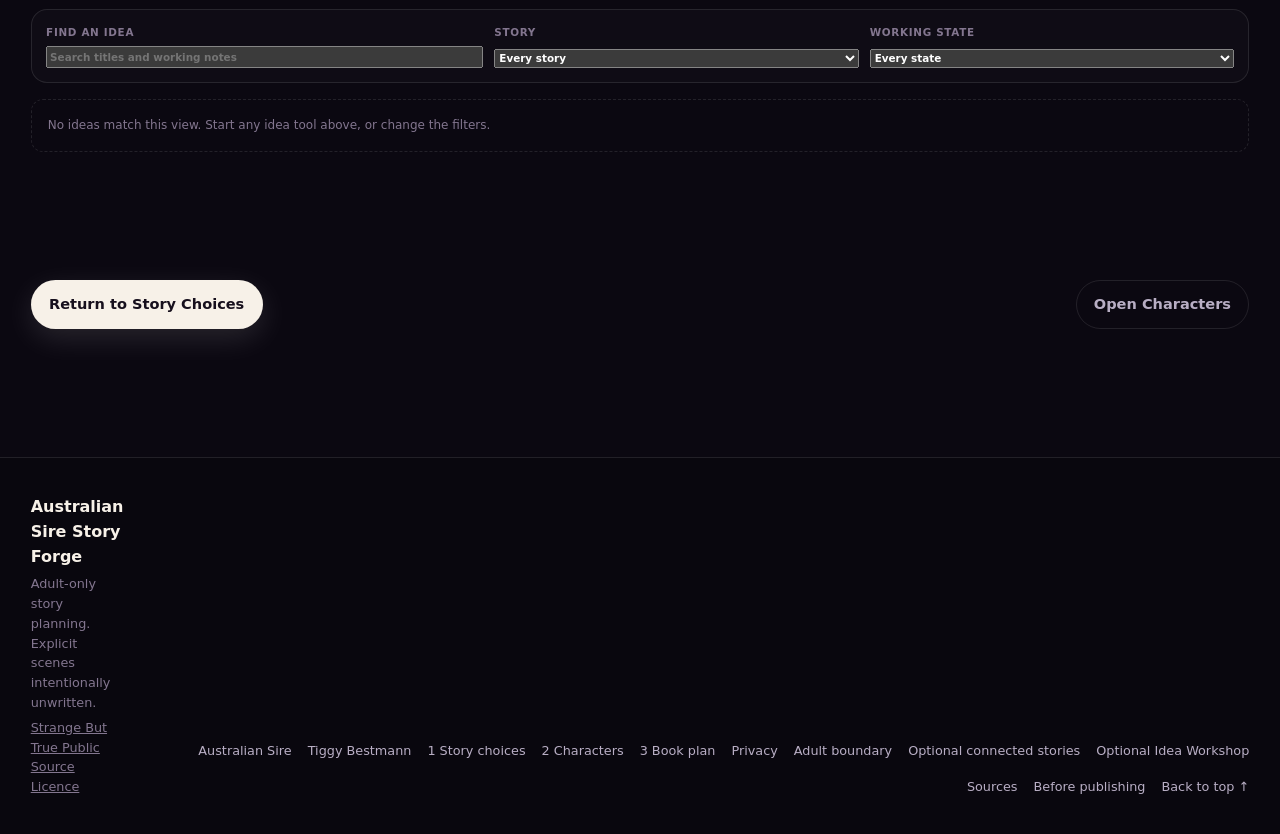
<file: riff.html>
<!doctype html>
<html lang="en-AU">
<head>
  <meta charset="utf-8">
  <meta name="viewport" content="width=device-width, initial-scale=1">
  <meta name="description" content="Explore ideas with optional tools and connect useful patterns to stories and characters.">
  <meta name="theme-color" content="#120c1f">
  <link rel="icon" href="assets/icons/story-forge.ico" sizes="any">
  <link rel="icon" type="image/png" sizes="32x32" href="assets/icons/favicon-32.png">
  <link rel="apple-touch-icon" href="assets/icons/apple-touch-icon.png">
  <title>Idea Workshop | Australian Sire</title>
  <link rel="stylesheet" href="assets/styles.css?v=20260818-5">
</head>
<body data-page="riff">
  <a class="skip-link" href="#main">Skip to the Idea Workshop</a>
  <header class="site-header" data-site-header></header>

  <main id="main">
    <section class="page-hero shell riff-hero">
      <p class="eyebrow">Optional workspace · Idea Workshop</p>
      <h1>Think in shapes.<br><em>Choose only when it sparks.</em></h1>
      <p>Use these optional tools to explore an idea, compare versions and see what fits together. Each tool makes a separate idea card. Nothing is added to a story until you link it.</p>
    </section>

    <section class="shell riff-boundary" aria-labelledby="riff-boundary-title">
      <div>
        <p class="eyebrow">A useful separation</p>
        <h2 id="riff-boundary-title">Things you love in stories are the ingredients. This workshop explores what they could become.</h2>
      </div>
      <p>The photographed worksheets stay local. This page uses original, distilled questions rather than reproducing their wording or layouts. Loose notes are private unless you deliberately include an individual idea in the version for sharing.</p>
    </section>

    <section class="shell riff-guides-section" aria-labelledby="riff-guides-title">
      <div class="section-heading">
        <div><p class="eyebrow">Ways to look at an idea</p><h2 id="riff-guides-title">Invite a way of noticing.</h2></div>
        <p>These are friendly perspectives, not authorities. The Pattern Noticer can notice a shape without deciding it for you.</p>
      </div>
      <div class="riff-guides" data-riff-guides></div>
    </section>

    <section class="shell riff-tools-section" aria-labelledby="riff-tools-title">
      <div class="section-heading">
        <div><p class="eyebrow">Idea tools</p><h2 id="riff-tools-title">Start anywhere. Start again.</h2></div>
        <p>Every tool creates a separate working card. There is no app-set limit and no required order.</p>
      </div>
      <div class="riff-tools" data-riff-tools></div>
    </section>

    <section class="shell riff-workbench" aria-labelledby="riff-workbench-title">
      <div class="section-heading">
        <div><p class="eyebrow">Your idea cards</p><h2 id="riff-workbench-title">Loose notes to chosen patterns.</h2></div>
        <div class="universe-actions">
          <span class="riff-count" data-riff-count>0 shown · 0 total</span>
          <button class="button button-quiet button-small" type="button" data-copy-riffs-safe>Copy selected ideas for sharing</button>
          <button class="button button-secondary button-small" type="button" data-copy-riffs-private>Copy all working ideas</button>
        </div>
      </div>
      <div class="riff-filters" data-riff-filters></div>
      <div class="riff-list" data-riff-list></div>
    </section>

    <nav class="shell sequence-nav" aria-label="Optional workspace links">
      <a class="button button-primary" href="forge.html">Return to Story Choices</a>
      <a class="button button-quiet" href="characters.html">Open Characters</a>
    </nav>
  </main>

  <footer class="site-footer" data-site-footer></footer>
  <script src="assets/story-data.js"></script>
  <script src="assets/app.js?v=20261001-character-sites"></script>
</body>
</html>
</file>
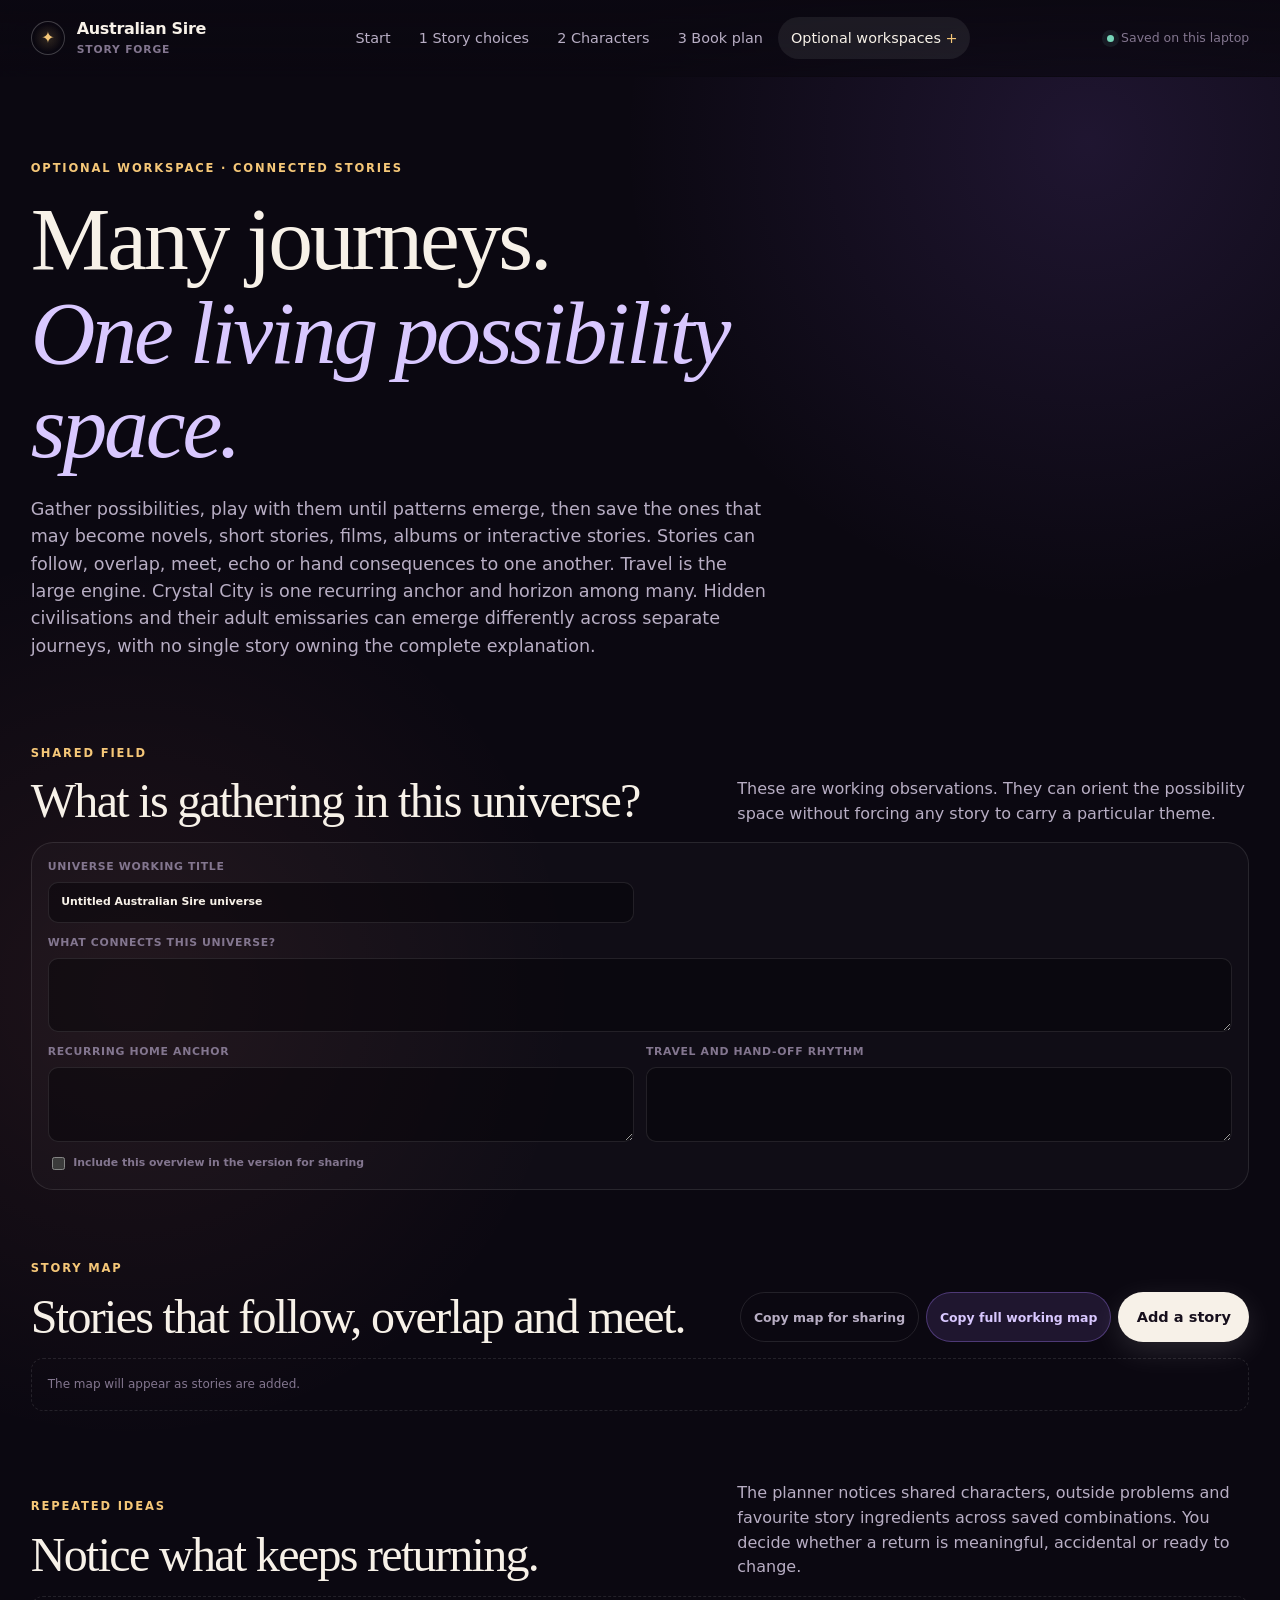
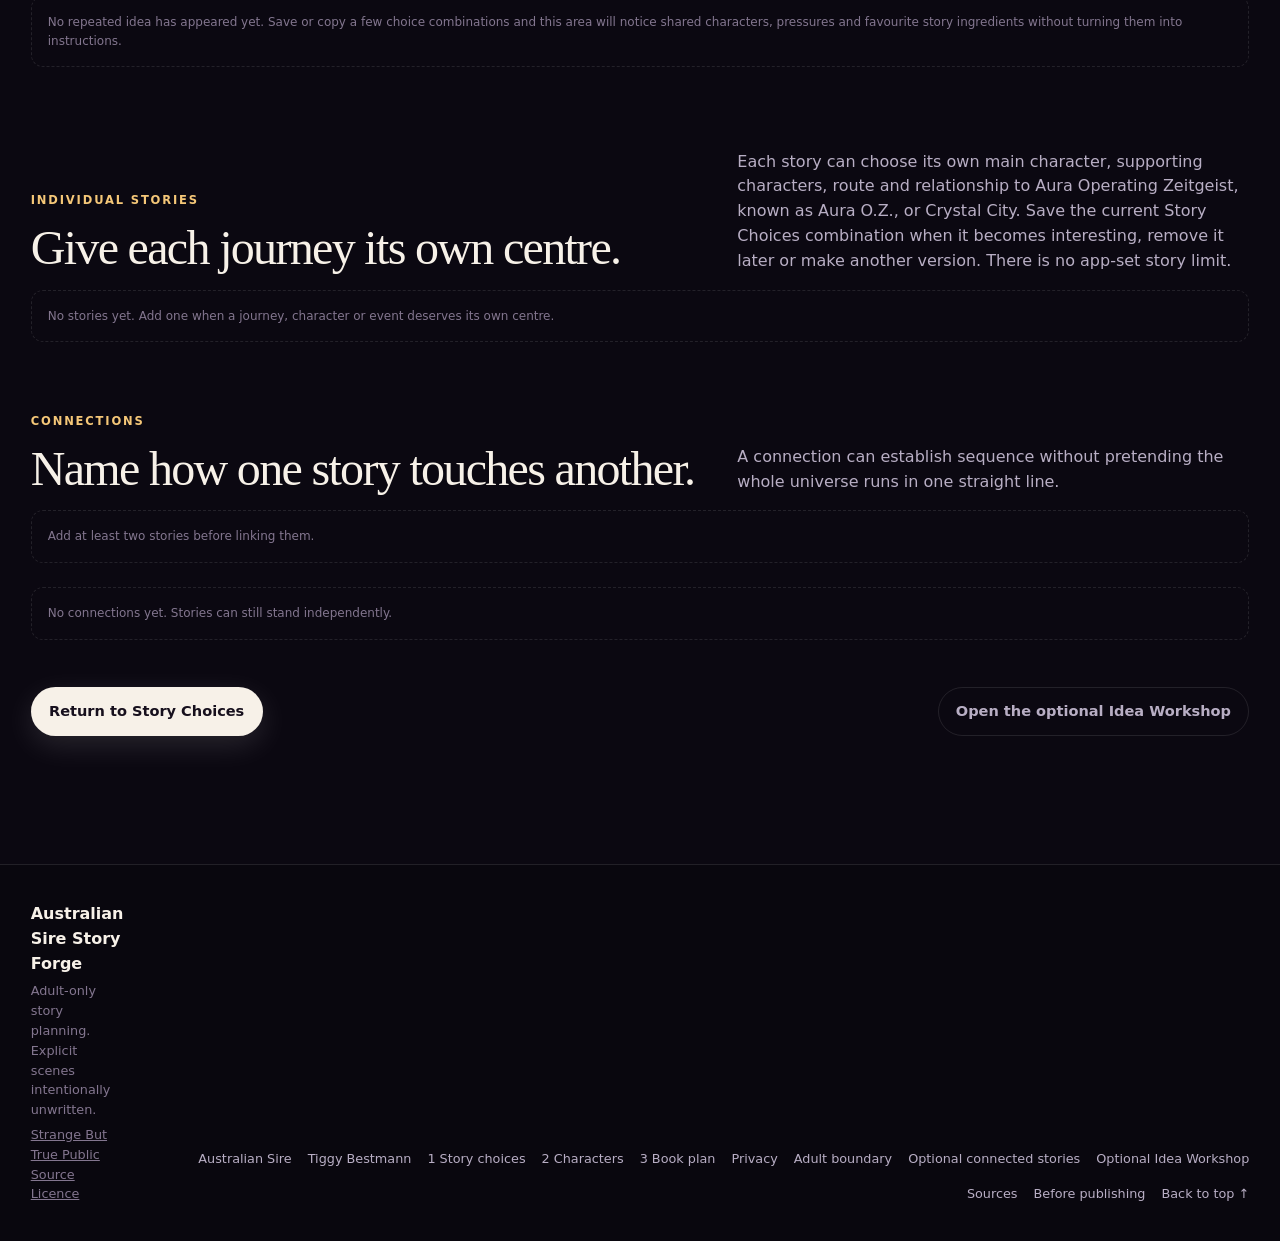
<file: universe.html>
<!doctype html>
<html lang="en-AU">
<head>
  <meta charset="utf-8">
  <meta name="viewport" content="width=device-width, initial-scale=1">
  <meta name="description" content="Map stories that happen one after another or overlap across the Australian Sire universe.">
  <meta name="theme-color" content="#120c1f">
  <link rel="icon" href="assets/icons/story-forge.ico" sizes="any">
  <link rel="icon" type="image/png" sizes="32x32" href="assets/icons/favicon-32.png">
  <link rel="apple-touch-icon" href="assets/icons/apple-touch-icon.png">
  <title>Universe Studio | Australian Sire</title>
  <link rel="stylesheet" href="assets/styles.css?v=20260818-5">
</head>
<body data-page="universe">
  <a class="skip-link" href="#main">Skip to the Universe Studio</a>
  <header class="site-header" data-site-header></header>

  <main id="main">
    <section class="page-hero shell universe-hero">
      <p class="eyebrow">Optional workspace · Connected Stories</p>
      <h1>Many journeys.<br><em>One living possibility space.</em></h1>
      <p>Gather possibilities, play with them until patterns emerge, then save the ones that may become novels, short stories, films, albums or interactive stories. Stories can follow, overlap, meet, echo or hand consequences to one another. Travel is the large engine. Crystal City is one recurring anchor and horizon among many. Hidden civilisations and their adult emissaries can emerge differently across separate journeys, with no single story owning the complete explanation.</p>
    </section>

    <section class="shell universe-overview" aria-labelledby="universe-overview-title">
      <div class="section-heading">
        <div><p class="eyebrow">Shared field</p><h2 id="universe-overview-title">What is gathering in this universe?</h2></div>
        <p>These are working observations. They can orient the possibility space without forcing any story to carry a particular theme.</p>
      </div>
      <div class="universe-overview-fields" data-universe-overview></div>
    </section>

    <section class="shell universe-map-section" aria-labelledby="universe-map-title">
      <div class="section-heading">
        <div><p class="eyebrow">Story map</p><h2 id="universe-map-title">Stories that follow, overlap and meet.</h2></div>
        <div class="universe-actions">
          <button class="button button-quiet button-small" type="button" data-copy-universe-safe>Copy map for sharing</button>
          <button class="button button-secondary button-small" type="button" data-copy-universe-private>Copy full working map</button>
          <button class="button button-primary" type="button" data-add-narrative>Add a story</button>
        </div>
      </div>
      <div class="universe-river" data-universe-map></div>
    </section>

    <section class="shell universe-emergence-section" aria-labelledby="universe-emergence-title">
      <div class="section-heading">
        <div><p class="eyebrow">Repeated ideas</p><h2 id="universe-emergence-title">Notice what keeps returning.</h2></div>
        <p>The planner notices shared characters, outside problems and favourite story ingredients across saved combinations. You decide whether a return is meaningful, accidental or ready to change.</p>
      </div>
      <div data-universe-emergence></div>
    </section>

    <section class="shell universe-strands-section" aria-labelledby="universe-strands-title">
      <div class="section-heading">
        <div><p class="eyebrow">Individual stories</p><h2 id="universe-strands-title">Give each journey its own centre.</h2></div>
        <p>Each story can choose its own main character, supporting characters, route and relationship to Aura Operating Zeitgeist, known as Aura O.Z., or Crystal City. Save the current Story Choices combination when it becomes interesting, remove it later or make another version. There is no app-set story limit.</p>
      </div>
      <div class="universe-strands" data-universe-narratives></div>
    </section>

    <section class="shell universe-connections-section" aria-labelledby="universe-connections-title">
      <div class="section-heading">
        <div><p class="eyebrow">Connections</p><h2 id="universe-connections-title">Name how one story touches another.</h2></div>
        <p>A connection can establish sequence without pretending the whole universe runs in one straight line.</p>
      </div>
      <div data-universe-connection-builder></div>
      <div class="universe-connections" data-universe-connections></div>
    </section>

    <nav class="shell sequence-nav" aria-label="Optional workspace links">
      <a class="button button-primary" href="forge.html">Return to Story Choices</a>
      <a class="button button-quiet" href="riff.html">Open the optional Idea Workshop</a>
    </nav>
  </main>

  <footer class="site-footer" data-site-footer></footer>
  <script src="assets/story-data.js"></script>
  <script src="assets/app.js?v=20261001-character-sites"></script>
</body>
</html>
</file>
<file: assets/styles.css>
:root {
  color-scheme: dark;
  --ink: #f7f1e8;
  --muted: #b8aec4;
  --dim: #83768f;
  --night: #0b0811;
  --panel: #151020;
  --panel-2: #1d162b;
  --line: rgba(255, 255, 255, 0.1);
  --violet: #a87cff;
  --violet-soft: #d9c8ff;
  --coral: #ff8e7a;
  --gold: #f5c778;
  --mint: #81ddc4;
  --rose: #ef9fc3;
  --warning: #ffbf6a;
  --danger: #ff8178;
  --success: #76d5b8;
  --shadow: 0 24px 80px rgba(0, 0, 0, 0.34);
  --radius: 22px;
  --radius-sm: 13px;
  --shell: min(100%, 1600px);
  --gutter: clamp(14px, 2.4vw, 40px);
}

* { box-sizing: border-box; }

[hidden] { display: none !important; }

html { scroll-behavior: smooth; }

body {
  margin: 0;
  min-width: 320px;
  background:
    radial-gradient(circle at 85% 5%, rgba(137, 91, 214, 0.16), transparent 29rem),
    radial-gradient(circle at 10% 35%, rgba(255, 142, 122, 0.08), transparent 28rem),
    var(--night);
  color: var(--ink);
  font-family: Inter, ui-sans-serif, system-ui, -apple-system, BlinkMacSystemFont, "Segoe UI", sans-serif;
  line-height: 1.55;
}

body::before {
  content: "";
  position: fixed;
  inset: 0;
  pointer-events: none;
  background-image: radial-gradient(rgba(255,255,255,.17) .55px, transparent .55px);
  background-size: 18px 18px;
  opacity: .08;
  z-index: -1;
}

a { color: inherit; }
button, input, textarea, select { font: inherit; }
button { color: inherit; }
img { max-width: 100%; }

:focus-visible {
  outline: 3px solid var(--gold);
  outline-offset: 3px;
}

.skip-link {
  position: fixed;
  left: 1rem;
  top: -5rem;
  z-index: 200;
  padding: .8rem 1rem;
  border-radius: 10px;
  background: var(--ink);
  color: var(--night);
}
.skip-link:focus { top: 1rem; }

.shell { width: var(--shell); margin-inline: auto; padding-inline: var(--gutter); }

.site-header {
  position: sticky;
  top: 0;
  z-index: 100;
  border-bottom: 1px solid transparent;
  backdrop-filter: blur(18px);
  background: linear-gradient(to bottom, rgba(11,8,17,.94), rgba(11,8,17,.74));
}

.site-header.is-scrolled { border-color: var(--line); }

.nav-wrap {
  width: var(--shell);
  min-height: 76px;
  margin-inline: auto;
  padding-inline: var(--gutter);
  display: flex;
  align-items: center;
  justify-content: space-between;
  gap: 1rem;
}

.brand {
  display: inline-flex;
  align-items: center;
  gap: .75rem;
  text-decoration: none;
  font-weight: 720;
  letter-spacing: -.02em;
}

.brand-mark {
  width: 34px;
  aspect-ratio: 1;
  display: grid;
  place-items: center;
  border: 1px solid rgba(255,255,255,.22);
  border-radius: 50%;
  color: var(--gold);
  background: radial-gradient(circle, rgba(245,199,120,.16), transparent 64%);
}

.brand small { display: block; color: var(--dim); font-size: .67rem; font-weight: 600; letter-spacing: .08em; text-transform: uppercase; }

.nav-links { display: flex; align-items: center; gap: .2rem; }
.nav-links a {
  text-decoration: none;
  color: var(--muted);
  font-size: .9rem;
  padding: .62rem .78rem;
  border-radius: 999px;
}
.nav-links a:hover, .nav-links a[aria-current="page"] { color: var(--ink); background: rgba(255,255,255,.07); }
.nav-explore { position: relative; }
.nav-explore summary { padding: .62rem .78rem; border-radius: 999px; color: var(--muted); font-size: .9rem; cursor: pointer; list-style: none; }
.nav-explore summary::-webkit-details-marker { display: none; }
.nav-explore summary::after { content: " +"; color: var(--gold); }
.nav-explore[open] summary, .nav-explore summary:hover, .nav-explore summary[aria-current="page"] { color: var(--ink); background: rgba(255,255,255,.07); }
.nav-explore[open] summary::after { content: " −"; }
.nav-explore-menu { position: absolute; top: calc(100% + .55rem); right: 0; z-index: 5; min-width: 210px; display: grid; gap: .15rem; padding: .55rem; border: 1px solid var(--line); border-radius: 14px; background: #151020; box-shadow: var(--shadow); }
.nav-explore-menu a { border-radius: 10px; }

.nav-tools { display: flex; align-items: center; gap: .6rem; }

.save-state {
  display: inline-flex;
  align-items: center;
  gap: .45rem;
  color: var(--dim);
  font-size: .78rem;
  white-space: nowrap;
}

.status-dot { width: 7px; height: 7px; display: inline-block; border-radius: 50%; background: var(--success); box-shadow: 0 0 0 5px rgba(118,213,184,.09); }

.menu-toggle {
  display: none;
  width: 42px;
  height: 42px;
  border: 1px solid var(--line);
  border-radius: 12px;
  background: var(--panel);
}

.button {
  min-height: 46px;
  display: inline-flex;
  align-items: center;
  justify-content: center;
  gap: .55rem;
  border: 1px solid transparent;
  border-radius: 999px;
  padding: .78rem 1.08rem;
  text-decoration: none;
  font-weight: 720;
  font-size: .91rem;
  cursor: pointer;
  transition: transform .18s ease, border-color .18s ease, background .18s ease;
}
.button:hover { transform: translateY(-2px); }
.button-primary { background: var(--ink); color: #17101d; box-shadow: 0 9px 30px rgba(255,255,255,.12); }
.button-secondary { background: rgba(168,124,255,.13); border-color: rgba(168,124,255,.34); color: var(--violet-soft); }
.button-quiet { background: transparent; border-color: var(--line); color: var(--muted); }
.button-small { min-height: 36px; padding: .5rem .8rem; font-size: .78rem; }
.button-danger { border-color: rgba(255,129,120,.35); color: #ffc3bf; background: rgba(255,129,120,.08); }
.button[disabled] { opacity: .45; cursor: not-allowed; transform: none; }

.hero {
  min-height: 720px;
  display: grid;
  grid-template-columns: 1.05fr .95fr;
  gap: 4rem;
  align-items: center;
  padding-block: 6rem 5rem;
}

.eyebrow {
  margin: 0 0 .85rem;
  color: var(--gold);
  font-size: .72rem;
  font-weight: 820;
  letter-spacing: .16em;
  text-transform: uppercase;
}

h1, h2, h3, p { overflow-wrap: anywhere; }
h1, h2, h3 { margin-top: 0; line-height: 1.05; letter-spacing: -.035em; }
h1 { margin-bottom: 1.4rem; font-family: Georgia, "Times New Roman", serif; font-size: clamp(3.4rem, 7.4vw, 7.3rem); font-weight: 520; }
h1 em { color: var(--violet-soft); font-weight: 420; }
h2 { margin-bottom: 1rem; font-family: Georgia, "Times New Roman", serif; font-size: clamp(2.2rem, 4.3vw, 4.35rem); font-weight: 520; }
h3 { margin-bottom: .6rem; font-size: 1.15rem; }

.hero-lead { max-width: 660px; color: var(--muted); font-size: clamp(1.05rem, 1.5vw, 1.25rem); }
.hero-actions { display: flex; flex-wrap: wrap; gap: .75rem; margin-top: 2rem; }
.privacy-line { margin: 1.3rem 0 0; display: flex; align-items: center; gap: .6rem; color: var(--dim); font-size: .82rem; }

.hero-orbit { position: relative; min-height: 560px; display: grid; place-items: center; isolation: isolate; overflow: hidden; border-radius: 50%; }
.hero-orbit::before {
  content: "";
  position: absolute;
  width: 65%;
  aspect-ratio: 1;
  border-radius: 50%;
  background: radial-gradient(circle, rgba(168,124,255,.17), rgba(255,142,122,.07) 42%, transparent 70%);
  filter: blur(8px);
  z-index: -1;
}
.orbit-ring { position: absolute; border: 1px solid rgba(255,255,255,.13); border-radius: 50%; transform: rotate(-14deg); }
.orbit-ring-one { width: 100%; max-width: 520px; aspect-ratio: 1; }
.orbit-ring-two { width: 72%; max-width: 370px; aspect-ratio: 1; transform: rotate(24deg); border-style: dashed; }
.identity-core {
  width: min(72%, 330px);
  aspect-ratio: 1;
  display: flex;
  flex-direction: column;
  justify-content: center;
  align-items: center;
  gap: .15rem;
  padding: 2rem;
  text-align: center;
  border: 1px solid rgba(255,255,255,.18);
  border-radius: 50%;
  background: linear-gradient(145deg, rgba(32,24,46,.95), rgba(15,11,22,.94));
  box-shadow: var(--shadow), inset 0 0 50px rgba(168,124,255,.08);
}
.identity-kicker { color: var(--gold); font-size: .68rem; font-weight: 800; letter-spacing: .13em; text-transform: uppercase; }
.identity-core strong { font-family: Georgia, "Times New Roman", serif; font-size: clamp(1.25rem, 2.4vw, 1.8rem); font-weight: 520; }
.identity-divider { color: var(--coral); font-size: .78rem; font-style: italic; }
.identity-core small { margin-top: .8rem; color: var(--mint); }
.orbit-chip { position: absolute; padding: .48rem .75rem; border: 1px solid var(--line); border-radius: 999px; background: rgba(21,16,32,.9); color: var(--muted); font-size: .76rem; box-shadow: 0 10px 30px rgba(0,0,0,.2); }
.chip-heart { top: 13%; left: 13%; color: var(--rose); }
.chip-world { top: 25%; right: 3%; color: var(--mint); }
.chip-mystery { bottom: 18%; right: 10%; color: var(--violet-soft); }
.chip-change { bottom: 10%; left: 12%; color: var(--gold); }

.pulse-section { padding-block: 7rem; border-top: 1px solid var(--line); }
.section-heading { display: grid; grid-template-columns: 1fr 1fr; gap: 3rem; align-items: end; margin-bottom: 2.3rem; }
.section-heading > p { color: var(--muted); max-width: 520px; justify-self: end; }
.pulse-grid { display: grid; grid-template-columns: repeat(3, 1fr); gap: .85rem; }
.pulse-card {
  min-height: 250px;
  padding: 1.55rem;
  display: flex;
  flex-direction: column;
  justify-content: flex-end;
  border: 1px solid var(--line);
  border-radius: var(--radius);
  background: linear-gradient(145deg, rgba(255,255,255,.045), rgba(255,255,255,.018));
}
.pulse-card > span { margin-bottom: auto; color: var(--dim); font-family: Georgia, serif; font-size: 1.3rem; }
.pulse-card p { margin-bottom: 0; color: var(--muted); font-size: .9rem; }
.pulse-card-private { border-color: rgba(239,159,195,.27); background: linear-gradient(145deg, rgba(239,159,195,.09), rgba(255,255,255,.018)); }

.council-preview { display: grid; grid-template-columns: .9fr 1.1fr; gap: 4rem; align-items: center; padding-block: 7rem; }
.council-copy p:not(.eyebrow) { color: var(--muted); }
.text-link { display: inline-flex; gap: .5rem; margin-top: 1rem; color: var(--violet-soft); font-weight: 750; text-decoration: none; }
.agent-stack { min-height: 460px; position: relative; }
.agent-preview-card {
  position: absolute;
  width: min(90%, 470px);
  min-height: 230px;
  padding: 1.5rem;
  border: 1px solid var(--line);
  border-radius: var(--radius);
  background: linear-gradient(145deg, rgba(35,26,51,.98), rgba(18,13,27,.98));
  box-shadow: var(--shadow);
  transform-origin: bottom center;
}
.agent-preview-card:nth-child(1) { top: 0; left: 0; transform: rotate(-4deg); }
.agent-preview-card:nth-child(2) { top: 78px; right: 0; transform: rotate(4deg); }
.agent-preview-card:nth-child(3) { top: 155px; left: 9%; transform: rotate(-1deg); }
.agent-avatar { width: 46px; height: 46px; display: grid; place-items: center; border-radius: 15px; background: rgba(168,124,255,.13); color: var(--violet-soft); font-family: Georgia, serif; font-size: 1.35rem; }
.agent-preview-card h3 { margin: 1rem 0 .2rem; }
.agent-preview-card small { color: var(--gold); }
.agent-preview-card p { color: var(--muted); font-size: .86rem; }

.boundary-panel {
  margin-block: 5rem 7rem;
  display: grid;
  grid-template-columns: auto 1fr auto;
  gap: 2rem;
  align-items: center;
  padding: 2rem;
  border: 1px solid rgba(239,159,195,.24);
  border-radius: var(--radius);
  background: linear-gradient(115deg, rgba(239,159,195,.09), rgba(168,124,255,.06));
}
.boundary-mark { width: 78px; aspect-ratio: 1; display: grid; place-items: center; border: 1px solid rgba(239,159,195,.4); border-radius: 50%; color: var(--rose); font-family: Georgia, serif; font-size: 1.7rem; }
.boundary-panel h2 { font-size: clamp(1.8rem, 3vw, 3rem); }
.boundary-panel p:not(.eyebrow) { margin-bottom: 0; color: var(--muted); }

.next-step { padding-block: 8rem 10rem; text-align: center; }
.next-step h2 { max-width: 780px; margin-inline: auto; }

.site-footer { border-top: 1px solid var(--line); background: rgba(0,0,0,.12); }
.footer-wrap { width: var(--shell); margin-inline: auto; padding: 2.3rem var(--gutter); display: grid; grid-template-columns: 1fr auto; gap: 2rem; align-items: end; }
.footer-wrap p { margin: .3rem 0 0; color: var(--dim); font-size: .8rem; }
.footer-links { display: flex; flex-wrap: wrap; justify-content: flex-end; gap: 1rem; }
.footer-links a { color: var(--muted); font-size: .8rem; text-decoration: none; }

.page-hero { padding-block: 5.2rem 3rem; }
.page-hero h1 { max-width: 920px; font-size: clamp(3.1rem, 7vw, 6.4rem); }
.page-hero p:not(.eyebrow) { max-width: 740px; color: var(--muted); font-size: 1.1rem; }

.reveal { animation: settle .65s ease both; }
@keyframes settle { from { opacity: 0; transform: translateY(12px); } to { opacity: 1; transform: translateY(0); } }
@media (prefers-reduced-motion: reduce) { *, *::before, *::after { scroll-behavior: auto !important; animation: none !important; transition: none !important; } }

.toast {
  position: fixed;
  right: 1rem;
  bottom: 1rem;
  z-index: 300;
  max-width: min(390px, calc(100% - 2rem));
  padding: .9rem 1rem;
  border: 1px solid var(--line);
  border-radius: 13px;
  background: #21182d;
  color: var(--ink);
  box-shadow: var(--shadow);
  transform: translateY(140%);
  transition: transform .25s ease;
}
.toast.is-visible { transform: translateY(0); }

@media (max-width: 1120px) {
  .nav-links { display: none; position: absolute; top: 70px; left: 14px; right: 14px; padding: .7rem; flex-direction: column; align-items: stretch; border: 1px solid var(--line); border-radius: 16px; background: #151020; box-shadow: var(--shadow); }
  .nav-links.is-open { display: flex; }
  .nav-links a { padding: .8rem 1rem; }
  .nav-explore summary { padding: .8rem 1rem; }
  .nav-explore-menu { position: static; margin-top: .3rem; box-shadow: none; }
  .menu-toggle { display: grid; place-items: center; }
  .save-state { display: none; }
}

@media (max-width: 900px) {
  :root { --gutter: 14px; }
  .hero { grid-template-columns: 1fr; gap: 1rem; padding-top: 4rem; }
  .hero-orbit { min-height: 470px; }
  .agent-stack { overflow: hidden; }
  .section-heading, .council-preview { grid-template-columns: 1fr; gap: 1.5rem; }
  .section-heading > p { justify-self: start; }
  .pulse-grid { grid-template-columns: repeat(2, 1fr); }
  .council-preview { padding-block: 5rem; }
  .boundary-panel { grid-template-columns: auto 1fr; }
  .boundary-panel .button { grid-column: 1 / -1; justify-self: start; }
  .nav-links { display: none; position: absolute; top: 70px; left: 14px; right: 14px; padding: .7rem; flex-direction: column; align-items: stretch; border: 1px solid var(--line); border-radius: 16px; background: #151020; box-shadow: var(--shadow); }
  .nav-links.is-open { display: flex; }
  .nav-links a { padding: .8rem 1rem; }
  .menu-toggle { display: grid; place-items: center; }
  .save-state { display: none; }
}

@media (max-width: 580px) {
  .brand span:last-child { max-width: 145px; white-space: nowrap; overflow: hidden; text-overflow: ellipsis; }
  .hero { min-height: auto; padding-block: 3.5rem 2rem; }
  h1 { font-size: clamp(3rem, 16vw, 4.7rem); }
  .page-hero h1 { font-size: clamp(2.75rem, 13vw, 3.6rem); }
  .hero-actions { align-items: stretch; flex-direction: column; }
  .hero-actions .button { width: 100%; }
  .hero-orbit { min-height: 400px; }
  .orbit-ring-one { width: 96%; }
  .identity-core { width: 68%; }
  .pulse-section { padding-block: 5rem; }
  .pulse-grid { grid-template-columns: 1fr; }
  .pulse-card { min-height: 210px; }
  .agent-stack { min-height: 480px; overflow: hidden; }
  .agent-preview-card { width: 94%; }
  .boundary-panel { grid-template-columns: 1fr; padding: 1.3rem; }
  .boundary-mark { width: 58px; }
  .footer-wrap { grid-template-columns: 1fr; }
  .footer-links { justify-content: flex-start; }
}

.sr-only {
  position: absolute !important;
  width: 1px !important;
  height: 1px !important;
  padding: 0 !important;
  margin: -1px !important;
  overflow: hidden !important;
  clip: rect(0, 0, 0, 0) !important;
  white-space: nowrap !important;
  border: 0 !important;
}

/* Story forge */
.forge-hero { padding-bottom: 2rem; }
.forge-hero h1 { margin-bottom: 1rem; }
.project-bar {
  display: grid;
  grid-template-columns: minmax(260px, 1fr) minmax(280px, auto);
  gap: 1rem;
  align-items: end;
  margin-bottom: 1rem;
  padding: 1rem;
  border: 1px solid var(--line);
  border-radius: var(--radius);
  background: rgba(255,255,255,.025);
}
.project-bar > .project-actions { grid-column: 1 / -1; justify-content: flex-end; }
.project-title-field, .arc-control-panel label { display: grid; gap: .38rem; }
.project-title-field span, .arc-control-panel label span { color: var(--dim); font-size: .7rem; font-weight: 800; letter-spacing: .1em; text-transform: uppercase; }
.project-title-field input,
.arc-control-panel select,
.writing-number-grid input,
.act-plan-controls input,
.act-plan-controls select,
.act-plan-fields input,
.act-plan-fields textarea,
.act-summary-fields textarea,
.custom-choice input,
.custom-choice textarea,
.custom-choice select,
.chapter-card textarea,
.gap-editor input,
.gap-editor textarea,
.gap-editor select,
.search-field input,
.taste-search input {
  width: 100%;
  border: 1px solid var(--line);
  border-radius: 12px;
  background: rgba(5,3,8,.42);
  color: var(--ink);
  padding: .78rem .9rem;
}
.project-title-field input { font-family: Georgia, serif; font-size: 1.05rem; }
.project-actions, .brief-project-actions { display: flex; flex-wrap: wrap; gap: .45rem; }
.identity-lock { min-height: 49px; display: flex; align-items: center; gap: .7rem; padding: .55rem .85rem; border: 1px solid rgba(118,213,184,.2); border-radius: 14px; background: rgba(118,213,184,.06); }
.identity-lock > span { color: var(--mint); }
.identity-lock div { display: grid; }
.identity-lock small { color: var(--mint); font-size: .66rem; font-weight: 800; letter-spacing: .08em; text-transform: uppercase; }
.identity-lock strong { font-size: .82rem; }

.forge-layout {
  display: grid;
  grid-template-columns: 190px minmax(0, 1fr) 320px;
  gap: 1rem;
  align-items: start;
  padding-bottom: 7rem;
}
.forge-steps { position: sticky; top: 94px; display: grid; gap: .35rem; padding: .65rem; border: 1px solid var(--line); border-radius: 18px; background: rgba(21,16,32,.76); }
.forge-step {
  width: 100%;
  display: grid;
  grid-template-columns: 28px 1fr auto;
  gap: .55rem;
  align-items: center;
  border: 0;
  border-radius: 12px;
  padding: .72rem .62rem;
  background: transparent;
  color: var(--muted);
  text-align: left;
  cursor: pointer;
}
.forge-step:hover { background: rgba(255,255,255,.04); color: var(--ink); }
.forge-step.is-active { background: rgba(168,124,255,.12); color: var(--violet-soft); }
.forge-step.is-complete .step-number { border-color: rgba(118,213,184,.32); color: var(--mint); }
.step-number { width: 27px; height: 27px; display: grid; place-items: center; border: 1px solid var(--line); border-radius: 50%; font-size: .7rem; }
.step-label { font-size: .79rem; font-weight: 700; }
.step-lock { color: var(--gold); font-size: .72rem; }

.forge-stage { min-width: 0; min-height: 690px; padding: 1.4rem; border: 1px solid var(--line); border-radius: var(--radius); background: linear-gradient(145deg, rgba(255,255,255,.042), rgba(255,255,255,.016)); }
.stage-heading { display: grid; grid-template-columns: 1fr; gap: 1rem; align-items: start; padding-bottom: 1.2rem; border-bottom: 1px solid var(--line); }
.stage-heading > div:first-child { min-width: 0; }
.stage-heading h2 { overflow-wrap: normal; font-size: clamp(2rem, 4vw, 3.5rem); }
.stage-heading p:not(.eyebrow) { max-width: 600px; margin-bottom: 0; color: var(--muted); }
.stage-actions { min-width: 0; display: flex; flex-wrap: wrap; justify-content: flex-start; gap: .45rem; }
.stage-actions .button { flex: 1 1 190px; }
.choice-grid { display: grid; grid-template-columns: repeat(2, minmax(0, 1fr)); gap: .7rem; padding-block: 1.2rem; }
.choice-card {
  position: relative;
  min-height: 150px;
  display: flex;
  flex-direction: column;
  overflow: hidden;
  border: 1px solid var(--line);
  border-radius: 16px;
  background: rgba(9,6,13,.3);
  color: var(--ink);
  text-align: left;
}
.choice-card:hover { border-color: rgba(168,124,255,.38); background: rgba(168,124,255,.045); }
.choice-card.is-selected { border-color: rgba(168,124,255,.65); background: linear-gradient(145deg, rgba(168,124,255,.14), rgba(239,159,195,.05)); box-shadow: inset 0 0 0 1px rgba(168,124,255,.12); }
.choice-toggle { width: 100%; min-height: 150px; flex: 1; padding: 1rem; display: flex; flex-direction: column; align-items: flex-start; border: 0; background: transparent; color: var(--ink); text-align: left; cursor: pointer; }
.choice-card strong { margin-bottom: .45rem; font-family: Georgia, serif; font-size: 1.1rem; font-weight: 520; }
.choice-card p { margin: 0; color: var(--muted); font-size: .82rem; }
.choice-card small { margin-top: auto; padding-top: .65rem; color: var(--gold); font-size: .68rem; }
.choice-toggle > strong, .taste-choice > strong { max-width: calc(100% - 4.7rem); }
.choice-check { position: absolute; top: .75rem; right: .75rem; min-width: 54px; height: 24px; padding-inline: .45rem; display: grid; place-items: center; border: 1px solid var(--line); border-radius: 999px; background: rgba(255,255,255,.025); color: var(--dim); font-size: .58rem; font-weight: 800; letter-spacing: .04em; text-transform: uppercase; }
.choice-card.is-selected .choice-check { background: var(--violet); border-color: var(--violet); color: #160e21; }
.choice-primary-action { width: 100%; padding: .55rem .8rem; border: 0; border-top: 1px solid var(--line); background: rgba(168,124,255,.05); color: var(--violet-soft); font-size: .67rem; font-weight: 750; cursor: pointer; }
.choice-primary-action:hover:not(:disabled) { background: rgba(168,124,255,.13); }
.choice-primary-action:disabled { color: var(--mint); cursor: default; }
.taste-selector-grid { display: block; }
.taste-selector-toolbar { display: grid; grid-template-columns: minmax(180px, 1fr) minmax(210px, .85fr); gap: .75rem 1rem; align-items: end; margin-bottom: .75rem; padding: 1rem; border: 1px solid rgba(168,124,255,.24); border-radius: 16px; background: rgba(168,124,255,.055); }
.taste-selector-toolbar strong { font-family: Georgia, serif; font-size: 1.15rem; }
.taste-selector-toolbar p { margin: .25rem 0 0; color: var(--muted); font-size: .75rem; }
.taste-search { display: grid; gap: .35rem; color: var(--dim); font-size: .66rem; font-weight: 760; letter-spacing: .07em; text-transform: uppercase; }
.taste-source-filters { grid-column: 1 / -1; display: flex; flex-wrap: wrap; gap: .35rem; }
.taste-toolbar-actions { display: flex; flex-wrap: wrap; gap: .45rem; }
.taste-source-note { align-self: center; color: var(--dim); font-size: .66rem; }
.taste-group { margin-top: .6rem; overflow: hidden; border: 1px solid var(--line); border-radius: 15px; background: rgba(9,6,13,.28); }
.taste-group > summary { display: grid; grid-template-columns: 1fr auto; gap: 1rem; align-items: center; padding: .9rem 1rem; color: var(--ink); cursor: pointer; }
.taste-group > summary::marker { color: var(--violet-soft); }
.taste-group > summary span:first-child { display: grid; gap: .22rem; }
.taste-group > summary strong { font-family: Georgia, serif; font-size: 1.05rem; }
.taste-group > summary small { color: var(--muted); font-size: .7rem; font-weight: 400; }
.taste-group > summary em { color: var(--gold); font-size: .61rem; font-style: normal; }
.taste-group-count { padding: .3rem .5rem; border-radius: 999px; background: rgba(168,124,255,.1); color: var(--violet-soft); font-size: .66rem; white-space: nowrap; }
.taste-group-body { padding: 0 .75rem .75rem; border-top: 1px solid var(--line); }
.taste-group-actions { display: flex; justify-content: flex-end; gap: .4rem; padding: .65rem 0; }
.taste-options { display: grid; grid-template-columns: repeat(2, minmax(0, 1fr)); gap: .55rem; }
.taste-option { position: relative; min-width: 0; display: flex; flex-direction: column; overflow: hidden; border: 1px solid var(--line); border-radius: 13px; background: rgba(255,255,255,.018); }
.taste-option.is-selected { border-color: rgba(168,124,255,.58); background: linear-gradient(145deg, rgba(168,124,255,.12), rgba(239,159,195,.04)); }
.taste-options > .taste-option.is-selected { grid-column: 1 / -1; }
.taste-choice { min-height: 150px; flex: 1; display: flex; flex-direction: column; align-items: flex-start; gap: .42rem; padding: .85rem 2.35rem .85rem .85rem; border: 0; background: transparent; color: var(--ink); text-align: left; cursor: pointer; }
.taste-choice strong { font-family: Georgia, serif; font-size: 1rem; font-weight: 520; }
.taste-choice p { margin: 0; color: var(--muted); font-size: .76rem; }
.taste-direction { color: var(--gold); font-size: .63rem; line-height: 1.4; }
.taste-option.is-selected .choice-check { background: var(--violet); border-color: var(--violet); color: #160e21; }
.taste-tags { display: flex; flex-wrap: wrap; gap: .25rem; margin-top: auto; padding-top: .35rem; }
.taste-tags small { padding: .22rem .36rem; border-radius: 999px; background: rgba(118,213,184,.08); color: var(--mint); font-size: .56rem; }
.taste-tags .is-private, .taste-tags .is-gap { background: rgba(239,159,195,.1); color: var(--rose); }
.taste-tags .is-review { background: rgba(245,199,120,.1); color: var(--gold); }
.taste-strength { width: 100%; padding: .48rem .7rem; border: 0; border-top: 1px solid var(--line); background: rgba(168,124,255,.055); color: var(--violet-soft); font-size: .64rem; font-weight: 760; cursor: pointer; }
.taste-strength:hover { background: rgba(168,124,255,.13); }
.taste-routing { display: grid; grid-template-columns: 110px minmax(0, .7fr) minmax(0, 1.3fr); gap: .55rem; align-items: start; padding: .65rem; border-top: 1px solid var(--line); background: rgba(5,3,8,.28); }
.taste-routing > * { min-width: 0; }
.taste-routing .taste-strength { height: 100%; min-height: 46px; border: 1px solid var(--line); border-radius: 10px; }
.taste-routing label { display: grid; gap: .3rem; color: var(--dim); font-size: .61rem; font-weight: 750; letter-spacing: .05em; text-transform: uppercase; }
.taste-routing select, .taste-routing textarea { width: 100%; border: 1px solid var(--line); border-radius: 9px; background: rgba(5,3,8,.62); color: var(--ink); padding: .58rem .65rem; font: inherit; text-transform: none; letter-spacing: 0; }
.taste-routing textarea { min-height: 68px; resize: vertical; }
.taste-routing .taste-reframe small { color: var(--dim); font-size: .57rem; font-weight: 400; letter-spacing: 0; line-height: 1.35; text-transform: none; }
.taste-routing .taste-reframe { grid-column: 1 / -1; }
.taste-route-picker { min-width: 0; border: 1px solid var(--line); border-radius: 10px; background: rgba(168,124,255,.035); }
.taste-route-picker > summary { display: flex; justify-content: space-between; gap: .65rem; padding: .62rem .68rem; color: var(--violet-soft); font-size: .67rem; font-weight: 760; cursor: pointer; }
.taste-route-picker > summary span { flex: none; color: var(--gold); font-size: .6rem; font-weight: 650; }
.taste-route-picker > p { margin: 0; padding: 0 .68rem .55rem; color: var(--dim); font-size: .64rem; line-height: 1.45; }
.taste-route-options { display: grid; grid-template-columns: repeat(2, minmax(0, 1fr)); gap: .32rem; padding: 0 .55rem .6rem; }
.taste-route-options label { display: flex; grid-template-columns: none; align-items: center; gap: .42rem; min-width: 0; padding: .38rem .45rem; border-radius: 8px; background: rgba(255,255,255,.025); color: var(--muted); font-size: .63rem; font-weight: 550; letter-spacing: 0; line-height: 1.25; text-transform: none; cursor: pointer; }
.taste-route-options input { flex: none; accent-color: var(--violet); }
.taste-influence-panel, .optional-choice-heading { grid-column: 1 / -1; }
.taste-influence-panel { display: grid; gap: .75rem; padding: 1rem; border: 1px solid rgba(245,199,120,.2); border-radius: 16px; background: linear-gradient(145deg, rgba(245,199,120,.055), rgba(168,124,255,.055)); }
.taste-influence-panel > p, .optional-choice-heading p { margin: 0; color: var(--muted); font-size: .76rem; line-height: 1.55; }
.taste-influence-heading { display: flex; align-items: start; justify-content: space-between; gap: 1rem; }
.taste-influence-heading h3, .optional-choice-heading h3 { margin: .18rem 0 0; font-family: Georgia, serif; font-size: 1.08rem; font-weight: 520; }
.taste-influence-preview { display: flex; flex-wrap: wrap; gap: .38rem; }
.taste-influence-preview span { display: grid; gap: .12rem; padding: .42rem .55rem; border: 1px solid rgba(168,124,255,.18); border-radius: 9px; background: rgba(168,124,255,.07); }
.taste-influence-preview strong { color: var(--ink); font-size: .68rem; }
.taste-influence-preview small { color: var(--violet-soft); font-size: .56rem; }
.taste-influence-preview .taste-influence-more { display: flex; align-items: center; color: var(--gold); font-size: .64rem; }
.taste-influence-details { border-top: 1px solid var(--line); padding-top: .65rem; }
.taste-influence-details > summary { color: var(--gold); font-size: .67rem; cursor: pointer; }
.taste-influence-details > div { display: grid; grid-template-columns: repeat(2, minmax(0, 1fr)); gap: .45rem; padding-top: .6rem; }
.taste-influence-details article { min-width: 0; padding: .58rem; border-radius: 10px; background: rgba(5,3,8,.34); }
.taste-influence-details article strong, .taste-influence-details article small { display: block; }
.taste-influence-details article strong { font-size: .7rem; }
.taste-influence-details article small { margin-top: .14rem; color: var(--violet-soft); font-size: .57rem; }
.taste-influence-details article p { margin: .38rem 0 0; color: var(--muted); font-size: .65rem; line-height: 1.45; }
.optional-choice-heading { padding: .2rem 0 .08rem; }
.taste-review-tray { margin-top: .8rem; padding: .8rem; border: 1px dashed rgba(245,199,120,.28); border-radius: 14px; color: var(--muted); }
.taste-review-tray summary { color: var(--gold); cursor: pointer; font-size: .76rem; }
.taste-review-tray > p { font-size: .72rem; }
.taste-review-tray article { display: grid; gap: .2rem; padding: .55rem 0; border-top: 1px solid var(--line); }
.taste-review-tray article strong { color: var(--ink); font-size: .73rem; }
.taste-review-tray article span { color: var(--gold); font-size: .7rem; }
.taste-review-tray article small, .taste-no-results { color: var(--dim); font-size: .68rem; }
.custom-choice { min-width: 0; padding-top: .25rem; }
.custom-choice label { min-width: 0; display: grid; gap: .5rem; color: var(--muted); font-size: .8rem; }
.custom-choice select { display: block; width: 100%; min-width: 0; max-width: 100%; text-overflow: ellipsis; }
.stage-nav { display: flex; justify-content: space-between; gap: .75rem; margin-top: 1.2rem; padding-top: 1.2rem; border-top: 1px solid var(--line); }

.live-brief { position: sticky; top: 94px; min-width: 0; min-height: 470px; padding: 1.3rem; border: 1px solid rgba(245,199,120,.18); border-radius: var(--radius); background: linear-gradient(155deg, rgba(245,199,120,.06), rgba(168,124,255,.05) 55%, rgba(255,255,255,.02)); box-shadow: var(--shadow); }
.brief-jump, .brief-return { display: none; }
#current-forge-step, #live-story-brief { scroll-margin-top: 90px; }
.brief-topline { display: flex; align-items: center; gap: .5rem; color: var(--dim); font-size: .67rem; font-weight: 800; letter-spacing: .1em; text-transform: uppercase; }
.live-pip { width: 7px; height: 7px; border-radius: 50%; background: var(--gold); box-shadow: 0 0 0 5px rgba(245,199,120,.08); }
.live-brief h2, .validation-card h2, .archive-card h2, .export-card h2 { margin: 1rem 0; font-size: 1.7rem; }
.brief-project-actions { margin: -.35rem 0 1rem; }
.brief-project-actions button, .brief-source { border: 0; background: transparent; color: var(--gold); font-size: .62rem; font-weight: 800; letter-spacing: .07em; text-transform: uppercase; cursor: pointer; }
.brief-project-actions button { padding: .25rem 0; border-bottom: 1px solid rgba(245,199,120,.24); }
.brief-prose { min-height: 220px; color: var(--muted); font-family: Georgia, serif; font-size: 1.02rem; line-height: 1.7; }
.brief-section { padding: .8rem 0; border-top: 1px solid var(--line); }
.brief-section:first-child { padding-top: 0; border-top: 0; }
.brief-section p { margin: .3rem 0 0; }
.brief-source { display: inline-flex; padding: 0; text-decoration: none; }
.brief-source:hover, .brief-source:focus-visible, .brief-source.is-current { color: var(--mint); }
.brief-section.is-private .brief-source::after { content: " · private"; color: var(--rose); }
.brief-tags { display: flex; flex-wrap: wrap; gap: .35rem; margin: 1rem 0; }
.brief-tags span { padding: .35rem .55rem; border: 1px solid var(--line); border-radius: 999px; color: var(--violet-soft); font-size: .68rem; }
.live-brief .button { width: 100%; }
.microcopy { color: var(--dim); font-size: .68rem; }
.forge-finish, .council-next { margin-bottom: 8rem; padding: 2rem; display: flex; justify-content: space-between; gap: 2rem; align-items: center; border: 1px solid var(--line); border-radius: var(--radius); background: rgba(255,255,255,.025); }
.forge-finish h2, .council-next h2 { margin-bottom: .5rem; font-size: clamp(2rem, 4vw, 3.2rem); }
.forge-finish p:not(.eyebrow) { margin-bottom: 0; color: var(--muted); }

/* Character Studio */
.character-hero { padding-bottom: 2rem; }
.character-toolbar { display: grid; grid-template-columns: minmax(240px, 1fr) minmax(220px, .7fr) auto auto; gap: .8rem; align-items: end; margin-bottom: 1rem; padding: 1rem; border: 1px solid var(--line); border-radius: var(--radius); background: rgba(255,255,255,.025); }
.character-toolbar label { display: grid; gap: .38rem; color: var(--dim); font-size: .69rem; font-weight: 800; letter-spacing: .08em; text-transform: uppercase; }
.character-toolbar input, .character-toolbar select, .character-name-field input, .character-field input, .character-field select, .character-field textarea { width: 100%; border: 1px solid var(--line); border-radius: 11px; background: rgba(5,3,8,.42); color: var(--ink); padding: .72rem .82rem; }
.character-count { min-height: 46px; display: flex; gap: .55rem; align-items: center; padding: .55rem .75rem; border: 1px solid var(--line); border-radius: 12px; color: var(--dim); }
.character-count strong { color: var(--gold); font-family: Georgia, serif; font-size: 1.5rem; }
.character-count span { max-width: 90px; font-size: .64rem; line-height: 1.25; }
.character-studio { display: grid; grid-template-columns: 250px minmax(0, 1fr); gap: 1rem; align-items: start; padding-bottom: 3rem; }
.character-roster { position: sticky; top: 94px; max-height: calc(100vh - 112px); overflow: auto; padding: .75rem; border: 1px solid var(--line); border-radius: 18px; background: rgba(21,16,32,.76); }
.character-roster-heading { padding: .45rem .45rem .8rem; border-bottom: 1px solid var(--line); }
.character-roster-heading .eyebrow { margin-bottom: .25rem; }
.character-roster-heading small { color: var(--dim); }
.character-list { display: grid; gap: .35rem; padding-top: .55rem; }
.character-list-item { width: 100%; display: grid; grid-template-columns: 24px 1fr; gap: .15rem .45rem; align-items: center; padding: .7rem; border: 0; border-radius: 12px; background: transparent; color: var(--muted); text-align: left; cursor: pointer; }
.character-list-item:hover { background: rgba(255,255,255,.04); color: var(--ink); }
.character-list-item.is-active { background: rgba(168,124,255,.12); color: var(--violet-soft); }
.character-list-item > span { grid-row: 1 / 3; color: var(--gold); }
.character-list-item strong { overflow-wrap: anywhere; font-size: .79rem; }
.character-list-item small { color: var(--dim); font-size: .61rem; }
.character-empty { padding: 1rem .5rem; color: var(--dim); font-size: .75rem; }
.character-editor { min-width: 0; padding: 1.2rem; border: 1px solid var(--line); border-radius: var(--radius); background: rgba(255,255,255,.02); }
.character-editor-heading { display: grid; grid-template-columns: minmax(0, 1fr) 260px; gap: 1.3rem; align-items: start; padding-bottom: 1rem; border-bottom: 1px solid var(--line); }
.character-name-field { display: grid; gap: .35rem; color: var(--dim); font-size: .68rem; font-weight: 800; letter-spacing: .08em; text-transform: uppercase; }
.character-name-field input { font-family: Georgia, serif; font-size: 1.25rem; text-transform: none; letter-spacing: 0; }
.character-name-field input[readonly] { color: var(--violet-soft); }
.character-lock-note { margin: .55rem 0 0; color: var(--mint); font-size: .72rem; }
.character-editor-actions { display: grid; gap: .45rem; }
.share-character { display: flex; gap: .5rem; align-items: start; color: var(--muted); font-size: .7rem; }
.share-character input { width: auto; margin-top: .15rem; }
.character-delete { color: var(--coral); }
.character-dna-bridge { margin-top: 1rem; border: 1px solid rgba(245,199,120,.22); border-radius: 14px; background: rgba(245,199,120,.035); }
.character-dna-bridge > summary { display: flex; justify-content: space-between; gap: 1rem; padding: .8rem 1rem; color: var(--gold); cursor: pointer; }
.character-dna-bridge > summary span { font-family: Georgia, serif; }
.character-dna-bridge > summary small { color: var(--dim); }
.character-dna-bridge > p { margin: 0; padding: 0 1rem .65rem; color: var(--muted); font-size: .72rem; }
.character-dna-list { display: grid; grid-template-columns: repeat(2, minmax(0, 1fr)); gap: .45rem; padding: 0 .75rem .75rem; }
.character-dna-list article { padding: .7rem; border: 1px solid var(--line); border-radius: 10px; background: rgba(5,3,8,.28); }
.character-dna-list article > div { display: flex; justify-content: space-between; gap: .75rem; }
.character-dna-list article strong { font-family: Georgia, serif; font-size: .82rem; }
.character-dna-list article span, .character-dna-list article small { color: var(--dim); font-size: .6rem; }
.character-dna-list article p { margin: .35rem 0 0; color: var(--muted); font-size: .7rem; }
.character-groups { display: grid; gap: .6rem; padding-top: 1rem; }
.character-group { border: 1px solid var(--line); border-radius: 14px; background: rgba(5,3,8,.22); }
.character-group summary { padding: .85rem 1rem; display: grid; gap: .2rem; cursor: pointer; }
.character-group summary span { color: var(--violet-soft); font-family: Georgia, serif; font-size: 1rem; }
.character-group summary small { color: var(--dim); font-size: .68rem; }
.character-fields { display: grid; grid-template-columns: repeat(2, minmax(0, 1fr)); gap: .7rem; padding: 0 1rem 1rem; }
.character-field { display: grid; gap: .35rem; align-content: start; color: var(--dim); font-size: .69rem; }
.character-field > span { display: flex; gap: .4rem; align-items: center; }
.character-field textarea { min-height: 90px; resize: vertical; }
.character-field.is-private { padding: .55rem; border: 1px solid rgba(245,199,120,.14); border-radius: 11px; background: rgba(245,199,120,.035); }
.private-field-mark { padding: .18rem .35rem; border-radius: 999px; background: rgba(245,199,120,.1); color: var(--gold); font-size: .52rem; font-weight: 800; letter-spacing: .06em; text-transform: uppercase; }
.character-preview-card { margin-top: 1rem; padding: 1rem; border: 1px solid rgba(118,213,184,.18); border-radius: 14px; background: rgba(118,213,184,.035); }
.character-preview-card pre { max-height: 360px; overflow: auto; margin: 0; color: var(--muted); font-family: inherit; font-size: .78rem; line-height: 1.55; white-space: pre-wrap; }

/* Universe Studio */
.universe-hero { padding-bottom: 2rem; }
.universe-overview, .universe-map-section, .universe-emergence-section, .universe-strands-section, .universe-connections-section { padding-block: 2.2rem; }
.universe-overview .section-heading, .universe-map-section .section-heading, .universe-emergence-section .section-heading, .universe-strands-section .section-heading, .universe-connections-section .section-heading { display: grid; grid-template-columns: minmax(0, 1fr) minmax(280px, .75fr); gap: 1.5rem; align-items: end; margin-bottom: 1rem; }
.universe-overview .section-heading h2, .universe-map-section .section-heading h2, .universe-emergence-section .section-heading h2, .universe-strands-section .section-heading h2, .universe-connections-section .section-heading h2 { margin-bottom: 0; font-size: clamp(1.8rem, 4vw, 3rem); }
.universe-overview .section-heading > p, .universe-emergence-section .section-heading > p, .universe-strands-section .section-heading > p, .universe-connections-section .section-heading > p { margin: 0; color: var(--muted); }
.universe-overview-fields { display: grid; grid-template-columns: repeat(2, minmax(0, 1fr)); gap: .75rem; padding: 1rem; border: 1px solid var(--line); border-radius: var(--radius); background: rgba(255,255,255,.022); }
.universe-overview-fields label, .universe-strand-fields label, .universe-connection-builder label { display: grid; gap: .35rem; color: var(--dim); font-size: .68rem; font-weight: 760; letter-spacing: .06em; text-transform: uppercase; }
.universe-overview-fields input, .universe-overview-fields textarea, .universe-strand-fields input, .universe-strand-fields textarea, .universe-strand-fields select, .universe-connection-builder input, .universe-connection-builder select { width: 100%; border: 1px solid var(--line); border-radius: 10px; background: rgba(5,3,8,.46); color: var(--ink); padding: .7rem .78rem; font: inherit; letter-spacing: 0; text-transform: none; }
.universe-overview-fields textarea, .universe-strand-fields textarea { resize: vertical; }
.universe-overview-fields .wide, .universe-share-overview { grid-column: 1 / -1; }
.universe-share-overview { display: flex !important; grid-template-columns: auto 1fr; align-items: center; text-transform: none !important; letter-spacing: 0 !important; }
.universe-share-overview input { width: auto; }
.universe-actions { display: flex; flex-wrap: wrap; justify-content: flex-end; gap: .45rem; }
.universe-river { display: grid; gap: .6rem; }
.universe-map-node { position: relative; display: grid; grid-template-columns: 54px minmax(0, 1fr); gap: .8rem; padding: .9rem; border: 1px solid var(--line); border-radius: 16px; background: linear-gradient(135deg, rgba(168,124,255,.065), rgba(118,213,184,.025)); }
.universe-map-node:not(:last-child)::after { content: ""; position: absolute; left: 35px; bottom: -.62rem; width: 1px; height: .62rem; background: var(--line); }
.universe-map-index { width: 42px; height: 42px; display: grid; place-items: center; border-radius: 50%; background: rgba(168,124,255,.14); color: var(--violet-soft); font-family: Georgia, serif; }
.universe-map-node small { color: var(--gold); font-size: .62rem; }
.universe-map-node strong { display: block; margin-top: .18rem; font-family: Georgia, serif; font-size: 1.08rem; }
.universe-map-node p { margin: .3rem 0 0; color: var(--muted); font-size: .74rem; }
.universe-map-meta { display: flex; flex-wrap: wrap; gap: .3rem; margin-top: .5rem; }
.universe-map-meta span { padding: .22rem .4rem; border-radius: 999px; background: rgba(168,124,255,.08); color: var(--violet-soft); font-size: .56rem; }
.universe-map-links { display: flex; flex-wrap: wrap; gap: .3rem; margin-top: .55rem; }
.universe-map-links span { padding: .24rem .4rem; border: 1px solid rgba(118,213,184,.18); border-radius: 999px; color: var(--mint); font-size: .57rem; }
.universe-emergence-note { margin: 0 0 .65rem; color: var(--gold); font-size: .7rem; }
.universe-emergence-grid { display: grid; grid-template-columns: repeat(auto-fit, minmax(210px, 1fr)); gap: .55rem; }
.universe-emergence-grid article { padding: .75rem; border: 1px solid rgba(237,201,130,.16); border-radius: 13px; background: linear-gradient(145deg, rgba(237,201,130,.055), rgba(168,124,255,.025)); }
.universe-emergence-grid small { display: block; color: var(--gold); font-size: .57rem; letter-spacing: .08em; text-transform: uppercase; }
.universe-emergence-grid strong { display: block; margin-top: .2rem; font-family: Georgia, serif; }
.universe-emergence-grid p { margin: .3rem 0 0; color: var(--muted); font-size: .66rem; }
.universe-strands { display: grid; gap: .65rem; }
.universe-strand { border: 1px solid var(--line); border-radius: 16px; background: rgba(255,255,255,.018); overflow: hidden; }
.universe-strand > summary { display: flex; justify-content: space-between; gap: 1rem; padding: .9rem 1rem; cursor: pointer; }
.universe-strand > summary > span:first-child { display: grid; gap: .15rem; }
.universe-strand > summary small { color: var(--gold); font-size: .6rem; }
.universe-strand > summary strong { font-family: Georgia, serif; font-size: 1.08rem; }
.universe-strand > summary em { color: var(--dim); font-size: .65rem; font-style: normal; }
.universe-strand > summary > span:last-child { color: var(--mint); font-size: .62rem; text-transform: uppercase; }
.universe-strand-body { padding: 0 .85rem .85rem; border-top: 1px solid var(--line); }
.universe-strand-actions { display: flex; flex-wrap: wrap; gap: .4rem; align-items: center; padding: .65rem 0; }
.universe-strand-actions label { display: flex; gap: .4rem; align-items: center; margin-left: auto; color: var(--muted); font-size: .67rem; }
.universe-strand-actions input { width: auto; }
.narrative-remove { color: var(--coral); }
.universe-strand-fields { display: grid; grid-template-columns: repeat(2, minmax(0, 1fr)); gap: .65rem; }
.universe-strand-fields .wide { grid-column: 1 / -1; }
.universe-cast-picker { margin: 0; padding: .75rem; border: 1px solid var(--line); border-radius: 12px; }
.universe-cast-picker legend { padding: 0 .35rem; color: var(--gold); font-size: .68rem; font-weight: 760; letter-spacing: .06em; text-transform: uppercase; }
.universe-cast-picker > p { margin: 0 0 .55rem; color: var(--muted); font-size: .68rem; }
.universe-cast-picker > div { display: flex; flex-wrap: wrap; gap: .4rem; }
.universe-cast-picker label { display: flex; grid-template-columns: none; align-items: center; gap: .35rem; padding: .32rem .48rem; border: 1px solid var(--line); border-radius: 999px; color: var(--ink); font-size: .62rem; font-weight: 500; letter-spacing: 0; text-transform: none; }
.universe-cast-picker input { width: auto; }
.universe-pattern-panel { display: flex; justify-content: space-between; gap: 1rem; align-items: center; padding: .85rem; border: 1px dashed rgba(168,124,255,.28); border-radius: 13px; background: rgba(168,124,255,.035); }
.universe-pattern-panel.has-pattern { display: block; border-style: solid; background: linear-gradient(135deg, rgba(168,124,255,.075), rgba(118,213,184,.025)); }
.universe-pattern-panel small { color: var(--gold); font-size: .57rem; letter-spacing: .08em; text-transform: uppercase; }
.universe-pattern-panel strong { display: block; margin-top: .15rem; font-family: Georgia, serif; }
.universe-pattern-panel p { margin: .25rem 0 0; color: var(--muted); font-size: .68rem; }
.universe-riff-link-panel { display: flex; justify-content: space-between; gap: 1rem; align-items: center; padding: .85rem; border: 1px solid rgba(245,199,120,.18); border-radius: 13px; background: rgba(245,199,120,.03); }
.universe-riff-link-panel small { color: var(--gold); font-size: .57rem; letter-spacing: .08em; text-transform: uppercase; }
.universe-riff-link-panel strong { display: block; margin-top: .15rem; font-family: Georgia, serif; }
.universe-riff-link-panel p { margin: .25rem 0 0; color: var(--muted); font-size: .68rem; }
.universe-pattern-heading { display: flex; justify-content: space-between; gap: 1rem; align-items: flex-start; }
.universe-pattern-actions { display: flex; flex-wrap: wrap; justify-content: flex-end; gap: .35rem; }
.universe-pattern-signals { display: flex; flex-wrap: wrap; gap: .4rem; margin-top: .75rem; }
.universe-pattern-signals span { display: flex; gap: .3rem; align-items: baseline; padding: .28rem .45rem; border-radius: 999px; background: rgba(5,3,8,.38); color: var(--dim); font-size: .58rem; }
.universe-pattern-signals strong { display: inline; margin: 0; color: var(--mint); font-family: inherit; }
.universe-pattern-ingredients { margin-top: .7rem; border-top: 1px solid var(--line); }
.universe-pattern-ingredients summary { padding: .6rem 0 .2rem; color: var(--violet-soft); cursor: pointer; font-size: .66rem; }
.universe-pattern-ingredients article { padding: .45rem 0; }
.universe-pattern-ingredients article + article { border-top: 1px solid rgba(255,255,255,.04); }
.universe-pattern-ingredients article strong { font-family: inherit; font-size: .62rem; }
.universe-pattern-ingredients article p { font-size: .64rem; }
.universe-connection-builder { display: grid; grid-template-columns: minmax(160px, .8fr) minmax(160px, .8fr) minmax(160px, .8fr) minmax(260px, 1.5fr) auto; gap: .6rem; align-items: end; padding: .9rem; border: 1px solid var(--line); border-radius: 14px; background: rgba(168,124,255,.035); }
.universe-connections { display: grid; gap: .45rem; margin-top: .7rem; }
.universe-connection { display: flex; justify-content: space-between; gap: .75rem; align-items: center; padding: .75rem; border: 1px solid var(--line); border-radius: 12px; background: rgba(255,255,255,.018); }
.universe-connection > div { display: flex; flex-wrap: wrap; gap: .45rem; align-items: center; }
.universe-connection span { color: var(--gold); font-size: .66rem; }
.universe-connection p { flex-basis: 100%; margin: 0; color: var(--muted); font-size: .69rem; }
.universe-empty { padding: 1rem; border: 1px dashed var(--line); border-radius: 12px; color: var(--dim); font-size: .75rem; }
.idea-map-section { padding-block: 5rem 3rem; border-top: 1px solid var(--line); }
.idea-map-section .section-heading { display: grid; grid-template-columns: minmax(0, 1fr) minmax(280px, .7fr); gap: 2rem; align-items: end; margin-bottom: 1rem; }
.idea-map-section .section-heading h2 { margin-bottom: 0; font-size: clamp(2rem, 4vw, 3.4rem); }
.idea-map-section .section-heading > p { margin: 0; color: var(--muted); }
.idea-map-groups { display: grid; grid-template-columns: repeat(2, minmax(0, 1fr)); gap: .7rem; }
.idea-map-card { border: 1px solid var(--line); border-radius: 16px; background: linear-gradient(145deg, rgba(168,124,255,.055), rgba(255,255,255,.018)); }
.idea-map-card summary { min-height: 104px; display: grid; align-content: center; gap: .35rem; padding: 1rem 1.1rem; cursor: pointer; }
.idea-map-card summary span { color: var(--violet-soft); font-family: Georgia, serif; font-size: 1.13rem; }
.idea-map-card summary small { max-width: 520px; color: var(--dim); line-height: 1.45; }
.idea-map-body { padding: 0 1.1rem 1.1rem; }
.idea-map-shape { display: inline-flex; margin-bottom: .7rem; padding: .26rem .48rem; border: 1px solid rgba(168,124,255,.24); border-radius: 999px; color: var(--violet-soft); font-size: .59rem; font-weight: 800; letter-spacing: .06em; text-transform: uppercase; }
.idea-map-body p { margin-top: 0; color: var(--muted); font-size: .8rem; }
.idea-map-body p strong { display: block; margin-bottom: .25rem; color: var(--gold); font-size: .65rem; letter-spacing: .08em; text-transform: uppercase; }
.idea-map-body ul { margin: .8rem 0; padding-left: 1.1rem; color: var(--ink); }
.idea-map-body li { margin-bottom: .38rem; font-family: Georgia, serif; font-size: .88rem; }
.idea-map-meta { display: grid; gap: .22rem; margin: .9rem 0; padding-top: .7rem; border-top: 1px solid var(--line); color: var(--dim); font-size: .62rem; }
.brief-copy-actions { display: flex; flex-wrap: wrap; gap: .55rem; align-items: center; }
.sequence-nav { margin-bottom: 8rem; display: flex; justify-content: space-between; gap: 1rem; }

/* Literary council */
.council-toolbar { display: grid; grid-template-columns: 1fr auto auto; gap: 1.3rem; align-items: center; margin-bottom: 1rem; padding: 1rem; border: 1px solid var(--line); border-radius: var(--radius); background: rgba(255,255,255,.025); }
.council-toolbar > div:first-child { display: grid; }
.council-toolbar small { color: var(--dim); font-size: .68rem; text-transform: uppercase; letter-spacing: .1em; }
.selection-count { color: var(--muted); font-size: .8rem; }
.selection-count span { color: var(--gold); font-family: Georgia, serif; font-size: 1.5rem; }
.toolbar-actions { display: flex; gap: .6rem; }
.agent-grid { display: grid; grid-template-columns: repeat(3, 1fr); gap: .8rem; padding-bottom: 7rem; }
.agent-card { min-height: 340px; padding: 1.35rem; display: flex; flex-direction: column; align-items: flex-start; border: 1px solid var(--line); border-radius: var(--radius); background: linear-gradient(145deg, rgba(255,255,255,.04), rgba(255,255,255,.015)); cursor: pointer; transition: transform .18s ease, border-color .18s ease; }
.agent-card:hover { transform: translateY(-3px); border-color: rgba(168,124,255,.36); }
.agent-card.is-selected { border-color: rgba(168,124,255,.66); background: linear-gradient(145deg, rgba(168,124,255,.13), rgba(255,255,255,.018)); }
.agent-card .agent-avatar { margin-bottom: 1.2rem; }
.agent-card h2 { margin-bottom: .4rem; font-family: Georgia, serif; font-size: 1.55rem; }
.agent-card .agent-focus { margin: 0 0 1rem; color: var(--muted); font-size: .86rem; }
.agent-structure { margin-top: auto; padding-top: 1rem; border-top: 1px solid var(--line); color: var(--dim); font-size: .75rem; }
.select-agent { margin-top: 1rem; display: inline-flex; gap: .45rem; align-items: center; color: var(--violet-soft); font-size: .78rem; font-weight: 750; }
.select-agent::before { content: ""; width: 15px; height: 15px; border: 1px solid var(--line); border-radius: 4px; }
.agent-card.is-selected .select-agent::before { content: "✓"; display: grid; place-items: center; background: var(--violet); color: #140c1e; border-color: var(--violet); font-size: .65rem; }
.consultation-section { padding-block: 7rem; border-top: 1px solid var(--line); }
.consultation-empty { min-height: 220px; display: grid; place-items: center; align-content: center; border: 1px dashed var(--line); border-radius: var(--radius); color: var(--dim); text-align: center; }
.consultation-empty span { color: var(--gold); font-size: 2rem; }
.consultation-list { display: grid; gap: 1rem; }
.council-blend { padding: 1.4rem; border: 1px solid rgba(245,199,120,.25); border-radius: var(--radius); background: linear-gradient(125deg, rgba(245,199,120,.08), rgba(168,124,255,.06)); }
.council-blend > div:first-child { display: flex; gap: .9rem; align-items: center; }
.council-blend h3 { margin: .2rem 0 0; font-family: Georgia, serif; font-size: 1.45rem; }
.council-blend small { color: var(--gold); text-transform: uppercase; letter-spacing: .08em; }
.council-blend > p { color: var(--muted); }
.blend-tensions { display: grid; grid-template-columns: repeat(2, 1fr); gap: .6rem; margin-bottom: 1rem; }
.blend-tensions span { padding: .7rem; border: 1px solid var(--line); border-radius: 12px; color: var(--muted); font-size: .75rem; }
.consultation-note { display: grid; grid-template-columns: 220px 1fr; gap: 1.5rem; padding: 1.4rem; border: 1px solid var(--line); border-radius: var(--radius); background: rgba(255,255,255,.025); }
.consultation-note h3 { font-family: Georgia, serif; font-size: 1.35rem; }
.consultation-note small { color: var(--gold); }
.consultation-body { display: grid; grid-template-columns: repeat(3, 1fr); gap: .8rem; }
.consultation-body article { padding: .9rem; border-radius: 14px; background: rgba(255,255,255,.025); }
.consultation-body strong { display: block; margin-bottom: .5rem; color: var(--violet-soft); font-size: .7rem; letter-spacing: .09em; text-transform: uppercase; }
.consultation-body p { margin: 0; color: var(--muted); font-size: .83rem; }

/* Arc studio */
.core-progress { display: grid; grid-template-columns: repeat(3, minmax(0, 1fr)); gap: .55rem; margin-bottom: 1rem; }
.core-progress a { display: flex; gap: .65rem; align-items: center; min-height: 52px; padding: .65rem .8rem; border: 1px solid var(--line); border-radius: 14px; color: var(--muted); font-size: .76rem; text-decoration: none; background: rgba(255,255,255,.018); }
.core-progress a:hover, .core-progress a[aria-current="step"] { border-color: rgba(245,199,120,.4); color: var(--ink); background: rgba(245,199,120,.06); }
.core-progress span { width: 28px; height: 28px; flex: 0 0 auto; display: grid; place-items: center; border: 1px solid rgba(245,199,120,.28); border-radius: 50%; color: var(--gold); font-family: Georgia, serif; }
.book-plan-builder { display: grid; gap: 1rem; margin-bottom: 1rem; }
.book-plan-step { display: grid; grid-template-columns: 78px minmax(0, 1fr); gap: 1rem; padding: 1.35rem; border: 1px solid var(--line); border-radius: var(--radius); background: linear-gradient(145deg, rgba(255,255,255,.035), rgba(255,255,255,.014)); scroll-margin-top: 94px; }
.book-plan-step-number { width: 70px; min-height: 70px; display: grid; place-items: center; padding: .4rem; border: 1px solid rgba(245,199,120,.28); border-radius: 17px; color: var(--gold); font-family: Georgia, serif; font-size: .68rem; line-height: 1.2; text-align: center; text-transform: uppercase; }
.book-plan-step-body > h2 { margin-bottom: .55rem; font-size: clamp(1.7rem, 3vw, 2.8rem); }
.book-plan-step-body > p:not(.eyebrow) { max-width: 820px; color: var(--muted); }
.size-preset-grid { display: grid; grid-template-columns: repeat(3, minmax(0, 1fr)); gap: .65rem; margin-top: 1rem; }
.size-preset-card { display: grid; gap: .42rem; align-content: start; min-height: 145px; padding: .9rem; border: 1px solid var(--line); border-radius: 14px; color: var(--muted); text-align: left; background: rgba(4,2,7,.28); cursor: pointer; }
.size-preset-card:hover, .size-preset-card.is-selected { border-color: rgba(168,124,255,.55); background: rgba(168,124,255,.09); }
.size-preset-card strong { color: var(--ink); font-family: Georgia, serif; font-size: 1rem; }
.size-preset-card span { color: var(--gold); font-size: .72rem; line-height: 1.45; }
.size-preset-card small { color: var(--dim); font-size: .64rem; line-height: 1.45; }
.writing-number-grid { display: grid; grid-template-columns: repeat(2, minmax(0, 1fr)); gap: .65rem; margin-top: 1rem; }
.writing-number-grid label { display: grid; gap: .4rem; }
.writing-number-grid label span, .arc-control-panel label span, .act-plan-controls label span { color: var(--dim); font-size: .68rem; font-weight: 800; letter-spacing: .08em; text-transform: uppercase; }
.writing-number-grid input { min-height: 48px; }
.source-caveat { margin-top: .8rem; font-size: .72rem; }
.act-plan-controls { display: grid; grid-template-columns: 1.2fr .7fr .8fr; gap: .65rem; margin-top: 1rem; }
.act-plan-controls label { display: grid; gap: .4rem; }
.act-plan-controls select, .act-plan-controls input { min-width: 0; min-height: 48px; }
.act-size-explainer { margin-top: .5rem; font-size: .72rem; }
.act-plan-grid { display: grid; grid-template-columns: repeat(2, minmax(0, 1fr)); gap: .65rem; margin-top: 1rem; }
.act-plan-empty { grid-column: 1 / -1; padding: 1rem; border: 1px dashed rgba(168,124,255,.28); border-radius: 14px; background: rgba(168,124,255,.025); }
.act-plan-empty p { margin: .3rem 0 0; color: var(--muted); font-size: .78rem; }
.act-plan-card { min-width: 0; padding: .9rem; border: 1px solid rgba(245,199,120,.18); border-radius: 15px; background: rgba(245,199,120,.035); }
.act-plan-card header { display: flex; justify-content: space-between; gap: .7rem; margin-bottom: .75rem; }
.act-plan-card header span { color: var(--gold); font-size: .68rem; font-weight: 800; letter-spacing: .08em; text-transform: uppercase; }
.act-plan-card header strong { color: var(--muted); font-size: .72rem; }
.act-plan-fields { display: grid; grid-template-columns: minmax(0, 1fr) 110px; gap: .6rem; }
.act-plan-fields label { min-width: 0; display: grid; gap: .3rem; color: var(--dim); font-size: .68rem; }
.act-plan-fields .wide { grid-column: 1 / -1; }
.act-plan-fields input, .act-plan-fields textarea { min-width: 0; width: 100%; }
.act-plan-fields textarea { resize: vertical; }
.act-plan-data { margin: .65rem 0 0 !important; color: var(--mint) !important; font-size: .7rem !important; }
.writing-breakdown { display: grid; grid-template-columns: repeat(3, minmax(0, 1fr)); gap: .6rem; margin-top: 1rem; }
.writing-breakdown article { min-height: 88px; padding: .85rem; border: 1px solid rgba(118,213,184,.16); border-radius: 14px; background: rgba(118,213,184,.035); }
.writing-breakdown small { display: block; margin-bottom: .35rem; color: var(--dim); font-size: .62rem; letter-spacing: .08em; text-transform: uppercase; }
.writing-breakdown strong { color: var(--mint); font-family: Georgia, serif; font-size: 1rem; }
.arc-control-panel { display: grid; grid-template-columns: 1fr 1fr auto; gap: .75rem; align-items: end; margin-top: 1rem; padding: 1rem; border: 1px solid var(--line); border-radius: var(--radius); background: rgba(255,255,255,.025); }
.arc-control-panel select { min-height: 46px; }
.pattern-status { margin: .75rem 0 0; color: var(--gold) !important; font-size: .74rem; }
.arc-summary { display: grid; grid-template-columns: repeat(auto-fit, minmax(150px, 1fr)); gap: .65rem; margin-bottom: 1rem; }
.arc-stat { padding: .9rem; border: 1px solid var(--line); border-radius: 15px; background: rgba(255,255,255,.02); }
.arc-stat small { display: block; color: var(--dim); text-transform: uppercase; letter-spacing: .08em; font-size: .62rem; }
.arc-stat strong { font-family: Georgia, serif; font-size: 1.05rem; }
.arc-workspace { display: grid; grid-template-columns: minmax(0, 1fr) 330px; gap: 1rem; align-items: start; padding-bottom: 8rem; }
.arc-workspace.is-empty { grid-template-columns: 1fr; }
.arc-workspace.is-empty .arc-sidebar { position: static; grid-template-columns: repeat(3, minmax(0, 1fr)); }
.arc-main { padding: 1.3rem; border: 1px solid var(--line); border-radius: var(--radius); background: rgba(255,255,255,.02); }
.arc-heading { display: flex; justify-content: space-between; gap: 2rem; align-items: end; margin-bottom: 1rem; padding-bottom: 1rem; border-bottom: 1px solid var(--line); }
.arc-heading h2 { margin-bottom: 0; font-size: clamp(2rem, 4vw, 3.2rem); }
.arc-heading > p { max-width: 360px; color: var(--muted); font-size: .8rem; }
.chapter-list { display: grid; gap: .55rem; }
.act-chapter-group { display: grid; gap: .55rem; padding: .8rem; border: 1px solid rgba(245,199,120,.2); border-radius: 18px; background: rgba(245,199,120,.025); }
.act-chapter-group + .act-chapter-group { margin-top: .85rem; }
.act-chapter-heading { display: grid; gap: .65rem; padding: .4rem .35rem .8rem; border-bottom: 1px solid rgba(245,199,120,.16); }
.act-chapter-heading-top { display: flex; justify-content: space-between; gap: 1rem; align-items: start; }
.act-chapter-heading h3 { margin: .15rem 0 0; font-family: Georgia, serif; font-size: 1.4rem; }
.act-chapter-heading p { margin: 0; color: var(--muted); font-size: .76rem; }
.act-chapter-data { display: flex; flex-wrap: wrap; gap: .35rem; }
.act-chapter-data span { padding: .28rem .45rem; border: 1px solid rgba(118,213,184,.2); border-radius: 999px; color: var(--mint); font-size: .64rem; }
.act-summary-fields { display: grid; grid-template-columns: 1fr; gap: .5rem; }
.act-summary-fields label { display: grid; gap: .3rem; color: var(--dim); font-size: .66rem; }
.act-summary-fields textarea { min-height: 70px; resize: vertical; }
.act-summary-fields details { border: 1px solid rgba(245,199,120,.14); border-radius: 11px; background: rgba(245,199,120,.025); }
.act-summary-fields summary { padding: .55rem .65rem; color: var(--gold); font-size: .68rem; cursor: pointer; }
.act-summary-fields details textarea { width: calc(100% - 1.2rem); margin: 0 .6rem .6rem; }
.act-chapters { display: grid; gap: .55rem; }
.chapter-card { display: grid; grid-template-columns: 58px minmax(0, 1fr) auto; gap: .8rem; align-items: start; padding: .8rem; border: 1px solid var(--line); border-radius: 15px; background: rgba(5,3,8,.26); }
.chapter-card.is-gap { border-color: rgba(239,159,195,.34); background: linear-gradient(110deg, rgba(239,159,195,.1), rgba(168,124,255,.04)); }
.chapter-number { width: 48px; height: 48px; display: grid; place-items: center; border: 1px solid var(--line); border-radius: 14px; color: var(--gold); font-family: Georgia, serif; }
.chapter-card.is-gap .chapter-number { color: var(--rose); border-color: rgba(239,159,195,.35); }
.chapter-copy h3 { margin-bottom: .25rem; }
.chapter-copy p { margin: 0 0 .5rem; color: var(--muted); font-size: .8rem; }
.chapter-copy .chapter-size-line { display: inline-flex; padding: .35rem .5rem; border-radius: 999px; background: rgba(118,213,184,.07); color: var(--mint); font-size: .66rem; }
.chapter-coach { display: grid; grid-template-columns: repeat(3, minmax(0, 1fr)); gap: .55rem; margin-top: .75rem; }
.chapter-coach-part { min-width: 0; padding: .65rem; border: 1px solid var(--line); border-radius: 12px; background: rgba(255,255,255,.018); }
.chapter-coach-part > small { display: block; margin-bottom: .4rem; color: var(--gold); font-size: .58rem; font-weight: 760; letter-spacing: .08em; text-transform: uppercase; }
.chapter-coach-part ul { margin: 0; padding-left: 1rem; color: var(--muted); font-size: .75rem; }
.chapter-coach-part p { margin: 0; color: var(--muted); font-size: .75rem; }
.chapter-question { border-color: rgba(168,124,255,.28); background: rgba(168,124,255,.045); }
.chapter-question p { color: var(--ink); font-family: Georgia, serif; font-size: .9rem; line-height: 1.45; }
.chapter-ingredient-list { display: flex; flex-wrap: wrap; gap: .3rem; }
.chapter-ingredient-list span { padding: .25rem .4rem; border: 1px solid rgba(118,213,184,.2); border-radius: 999px; color: var(--mint); font-size: .63rem; }
.arc-empty-state { min-height: 340px; display: grid; place-items: center; align-content: center; gap: .8rem; padding: 2rem; border: 1px dashed rgba(168,124,255,.28); border-radius: 17px; text-align: center; background: rgba(168,124,255,.025); }
.arc-empty-mark { width: 54px; height: 54px; display: grid; place-items: center; border: 1px solid rgba(245,199,120,.3); border-radius: 50%; color: var(--gold); font-family: Georgia, serif; }
.arc-empty-state h3 { margin: 0; font-size: 1.55rem; }
.arc-empty-state > p { max-width: 650px; margin: 0; color: var(--muted); }
.arc-empty-numbers { width: min(100%, 560px); display: grid; grid-template-columns: repeat(3, 1fr); gap: .55rem; }
.arc-empty-numbers span { padding: .7rem; border: 1px solid var(--line); border-radius: 12px; background: rgba(255,255,255,.02); }
.arc-empty-numbers small, .arc-empty-numbers strong { display: block; }
.arc-empty-numbers small { color: var(--dim); font-size: .6rem; text-transform: uppercase; letter-spacing: .07em; }
.arc-empty-numbers strong { color: var(--ink); font-family: Georgia, serif; }
.chapter-field-label { display: grid; gap: .35rem; margin-top: .7rem; color: var(--dim); font-size: .66rem; font-weight: 760; letter-spacing: .07em; text-transform: uppercase; }
.chapter-kind { display: inline-flex; padding: .25rem .45rem; border-radius: 999px; background: rgba(168,124,255,.1); color: var(--violet-soft); font-size: .62rem; text-transform: uppercase; letter-spacing: .06em; }
.chapter-card.is-gap .chapter-kind { background: rgba(239,159,195,.1); color: var(--rose); }
.chapter-card textarea { min-height: 70px; margin-top: .7rem; resize: vertical; }
.chapter-field-label textarea { margin-top: 0; color: var(--ink); font-weight: 400; letter-spacing: 0; text-transform: none; }
.chapter-field-label > span { color: var(--dim); font-size: .66rem; font-weight: 400; letter-spacing: 0; line-height: 1.4; text-transform: none; }
.private-chapter-notes { margin-top: .65rem; border: 1px solid rgba(245,199,120,.14); border-radius: 12px; background: rgba(245,199,120,.035); }
.private-chapter-notes summary { padding: .65rem .75rem; color: var(--gold); font-size: .7rem; cursor: pointer; }
.private-chapter-notes textarea { margin: 0 .65rem .65rem; width: calc(100% - 1.3rem); }
.chapter-author-dna { margin-top: .65rem; border: 1px solid rgba(168,124,255,.2); border-radius: 12px; background: rgba(168,124,255,.035); }
.chapter-author-dna summary { display: flex; justify-content: space-between; gap: .7rem; padding: .65rem .75rem; color: var(--violet-soft); font-size: .7rem; cursor: pointer; }
.chapter-author-dna summary span { color: var(--dim); }
.chapter-author-dna-list { display: grid; gap: .45rem; padding: 0 .65rem .65rem; }
.chapter-author-dna-list article { padding: .65rem; border: 1px solid var(--line); border-radius: 10px; background: rgba(5,3,8,.24); }
.chapter-author-dna-list article > div { display: flex; justify-content: space-between; gap: .75rem; }
.chapter-author-dna-list article strong { font-family: Georgia, serif; font-size: .84rem; }
.chapter-author-dna-list article span { color: var(--gold); font-size: .61rem; text-transform: uppercase; letter-spacing: .05em; }
.chapter-author-dna-list article small { color: var(--dim); font-size: .6rem; }
.chapter-author-dna-list article p { margin: .35rem 0 0; color: var(--muted); font-size: .72rem; }
.chapter-author-dna-list .chapter-dna-direction { color: var(--gold); font-size: .62rem; }
.chapter-author-dna-list .chapter-dna-reframed { display: inline-block; margin-top: .3rem; color: var(--mint); }
.chapter-tools { display: flex; gap: .25rem; }
.chapter-tools button { width: 32px; height: 32px; display: grid; place-items: center; border: 1px solid var(--line); border-radius: 10px; background: rgba(255,255,255,.025); cursor: pointer; }
.chapter-tools button:hover { border-color: rgba(168,124,255,.4); }
.gap-editor { grid-column: 2 / -1; display: grid; grid-template-columns: repeat(2, 1fr); gap: .65rem; padding-top: .8rem; border-top: 1px solid rgba(239,159,195,.16); }
.gap-planner { grid-column: 2 / -1; border: 1px solid rgba(239,159,195,.18); border-radius: 12px; background: rgba(239,159,195,.025); }
.gap-planner summary { padding: .7rem .8rem; color: var(--rose); font-size: .76rem; cursor: pointer; }
.gap-planner summary span { float: right; color: var(--dim); font-size: .64rem; font-style: italic; }
.gap-planner .gap-editor { padding: .8rem; }
.participant-planner { display: grid; gap: .65rem; }
.participant-planner-heading { display: flex; justify-content: space-between; gap: 1rem; align-items: center; }
.participant-planner-heading > strong { color: var(--rose); font-size: .75rem; letter-spacing: .08em; text-transform: uppercase; }
.participant-row { padding: .8rem; display: grid; gap: .65rem; border: 1px solid var(--line); border-radius: 13px; background: rgba(0,0,0,.15); }
.participant-row > header { display: flex; justify-content: space-between; gap: .8rem; align-items: center; }
.participant-row > header strong { font-family: Georgia, serif; font-size: .92rem; }
.participant-row label, .review-gate-item label { display: grid; gap: .3rem; color: var(--dim); font-size: .66rem; text-transform: uppercase; letter-spacing: .06em; }
.participant-checks { display: grid; grid-template-columns: repeat(3, 1fr); gap: .45rem; }
.participant-remove { border: 0; background: transparent; color: var(--coral); font-size: .7rem; cursor: pointer; }
.identity-mini-lock { color: var(--mint); font-size: .62rem; text-transform: uppercase; letter-spacing: .07em; }
.gap-editor label { display: grid; gap: .35rem; color: var(--dim); font-size: .68rem; text-transform: uppercase; letter-spacing: .07em; }
.gap-editor .wide { grid-column: 1 / -1; }
.gap-check { display: flex !important; grid-template-columns: auto 1fr; align-items: center; text-transform: none !important; letter-spacing: 0 !important; color: var(--muted) !important; }
.gap-check input { width: auto; }
.arc-sidebar { position: sticky; top: 94px; display: grid; gap: 1rem; }
.validation-card, .archive-card, .export-card { padding: 1.2rem; border: 1px solid var(--line); border-radius: var(--radius); background: linear-gradient(145deg, rgba(255,255,255,.038), rgba(255,255,255,.015)); }
.validation-list { display: grid; gap: .55rem; }
.validation-item { display: grid; grid-template-columns: 22px 1fr; gap: .55rem; align-items: start; padding: .6rem; border-radius: 12px; background: rgba(255,255,255,.025); color: var(--muted); font-size: .76rem; }
.validation-icon { width: 20px; height: 20px; display: grid; place-items: center; border-radius: 50%; font-size: .65rem; }
.validation-item.ok .validation-icon { background: rgba(118,213,184,.13); color: var(--mint); }
.validation-item.warn .validation-icon { background: rgba(255,191,106,.13); color: var(--warning); }
.validation-item.error .validation-icon { background: rgba(255,129,120,.13); color: var(--danger); }
.review-gates { display: grid; gap: .6rem; margin-top: 1rem; padding-top: 1rem; border-top: 1px solid var(--line); }
.review-gates > h3 { margin-bottom: 0; font-family: Georgia, serif; font-size: 1rem; }
.review-gates > p { margin: 0; color: var(--dim); font-size: .7rem; }
.review-gate-item { display: grid; gap: .55rem; padding: .7rem; border: 1px solid rgba(255,142,122,.2); border-radius: 12px; background: rgba(255,142,122,.035); }
.review-gate-item.is-ready { border-color: rgba(118,213,184,.2); background: rgba(118,213,184,.035); }
.review-gate-item > div { display: grid; grid-template-columns: auto 1fr; gap: .3rem .5rem; align-items: center; }
.review-gate-item > div small { grid-column: 2; color: var(--dim); }
.review-gate-item > p { margin: 0; color: var(--muted); font-size: .7rem; }
.review-gate-item input { width: 100%; padding: .55rem .6rem; border: 1px solid var(--line); border-radius: 9px; background: rgba(0,0,0,.2); color: var(--ink); }
.review-gate-item .gap-check { display: flex; text-transform: none; letter-spacing: 0; }
.review-gate-item .gap-check input { width: auto; }
.archive-card > p:not(.eyebrow), .export-card > p:not(.eyebrow) { color: var(--muted); font-size: .8rem; }
.archive-empty { margin: 0; color: var(--dim); font-size: .74rem; }
.archive-list { display: grid; gap: .55rem; }
.archive-item { display: grid; gap: .6rem; padding: .7rem; border: 1px solid var(--line); border-radius: 12px; background: rgba(255,255,255,.02); }
.archive-item strong, .archive-item small { display: block; }
.archive-item strong { font-size: .78rem; }
.archive-item small { margin-top: .2rem; color: var(--dim); font-size: .65rem; }
.archive-actions { display: grid; grid-template-columns: 1fr 1fr; gap: .4rem; }
.archive-actions .button { width: 100%; }
.export-actions { display: grid; gap: .55rem; }
.file-button { position: relative; overflow: hidden; }
.file-button input { position: absolute; inset: 0; opacity: 0; cursor: pointer; }

/* Riff Lab */
.riff-boundary { margin-bottom: 5rem; display: grid; grid-template-columns: 1.1fr .9fr; gap: 2rem; align-items: center; padding: 1.4rem; border: 1px solid rgba(168,124,255,.25); border-radius: var(--radius); background: linear-gradient(125deg, rgba(168,124,255,.09), rgba(118,213,184,.035)); }
.riff-boundary h2 { margin-bottom: 0; font-size: clamp(1.8rem, 3vw, 2.7rem); }
.riff-boundary > p { margin: 0; color: var(--muted); }
.riff-guides-section, .riff-tools-section { padding-block: 3rem; }
.riff-guides { display: grid; grid-template-columns: repeat(auto-fit, minmax(190px, 1fr)); gap: .7rem; }
.riff-guides article { min-height: 125px; padding: 1rem; border: 1px solid var(--line); border-radius: 15px; background: rgba(255,255,255,.022); }
.riff-guides strong { display: block; color: var(--violet-soft); font-family: Georgia, serif; }
.riff-guides p { margin-bottom: 0; color: var(--muted); font-size: .76rem; }
.riff-tools { display: grid; grid-template-columns: repeat(3, minmax(0, 1fr)); gap: .75rem; }
.riff-tool-card { min-height: 235px; display: flex; flex-direction: column; align-items: flex-start; padding: 1.1rem; border: 1px solid var(--line); border-radius: var(--radius); background: linear-gradient(145deg, rgba(255,255,255,.038), rgba(255,255,255,.013)); }
.riff-tool-card small { color: var(--gold); font-size: .62rem; letter-spacing: .07em; text-transform: uppercase; }
.riff-tool-card h3 { margin: .65rem 0 .45rem; font-family: Georgia, serif; font-size: 1.32rem; }
.riff-tool-card p { margin: 0 0 1rem; color: var(--muted); font-size: .78rem; }
.riff-tool-card .button { margin-top: auto; }
.riff-workbench { padding-block: 6rem 8rem; }
.riff-count { color: var(--dim); font-size: .7rem; }
.riff-filters { display: grid; grid-template-columns: 1.2fr 1fr 1fr; gap: .7rem; margin-bottom: 1rem; padding: .9rem; border: 1px solid var(--line); border-radius: 16px; background: rgba(255,255,255,.02); }
.riff-filters label, .riff-meta-grid label, .riff-fields label { display: grid; gap: .35rem; color: var(--dim); font-size: .65rem; font-weight: 760; letter-spacing: .065em; text-transform: uppercase; }
.riff-list { display: grid; gap: .8rem; }
.riff-card { border: 1px solid var(--line); border-radius: var(--radius); background: linear-gradient(145deg, rgba(255,255,255,.035), rgba(255,255,255,.012)); overflow: hidden; }
.riff-card[open] { border-color: rgba(168,124,255,.28); }
.riff-card summary { min-height: 78px; display: flex; justify-content: space-between; gap: 1rem; align-items: center; padding: .95rem 1.1rem; cursor: pointer; }
.riff-card summary > span:first-child { display: grid; gap: .25rem; }
.riff-card summary small { color: var(--gold); font-size: .6rem; letter-spacing: .07em; text-transform: uppercase; }
.riff-card summary strong { font-family: Georgia, serif; font-size: 1.1rem; }
.riff-card summary > span:last-child { padding: .28rem .48rem; border-radius: 999px; background: rgba(168,124,255,.1); color: var(--violet-soft); font-size: .6rem; }
.riff-card-body { padding: 0 1.1rem 1.1rem; }
.riff-card-intro { display: grid; grid-template-columns: 1fr minmax(220px, .7fr); gap: 1rem; padding: .9rem; border-radius: 14px; background: rgba(7,4,10,.25); }
.riff-card-intro p { margin: 0; color: var(--muted); font-size: .77rem; }
.riff-card-intro .eyebrow { margin-bottom: .3rem; color: var(--violet-soft); }
.riff-meta-grid { display: grid; grid-template-columns: 1.15fr .75fr 1fr; gap: .65rem; margin-top: .8rem; }
.riff-share-choice { grid-column: 1 / -1; display: flex !important; align-items: center; gap: .5rem !important; padding: .65rem; border: 1px solid rgba(245,199,120,.17); border-radius: 12px; color: var(--muted) !important; letter-spacing: 0 !important; text-transform: none !important; }
.riff-share-choice input { width: auto; }
.riff-character-picker { margin: .8rem 0; display: flex; flex-wrap: wrap; gap: .45rem; padding: .8rem; border: 1px solid var(--line); border-radius: 14px; }
.riff-character-picker legend { padding-inline: .4rem; color: var(--gold); font-size: .63rem; letter-spacing: .07em; text-transform: uppercase; }
.riff-character-picker label { display: flex; gap: .35rem; align-items: center; padding: .4rem .55rem; border-radius: 999px; background: rgba(255,255,255,.025); color: var(--muted); font-size: .7rem; }
.riff-character-picker input { width: auto; }
.riff-fields { display: grid; grid-template-columns: repeat(2, minmax(0, 1fr)); gap: .7rem; }
.riff-fields label small { min-height: 2.6em; color: var(--dim); font-weight: 400; letter-spacing: 0; line-height: 1.4; text-transform: none; }
.riff-fields textarea { min-height: 112px; color: var(--ink); font-weight: 400; letter-spacing: 0; line-height: 1.5; text-transform: none; resize: vertical; }
.riff-card-actions { display: flex; justify-content: space-between; gap: .6rem; margin-top: .8rem; padding-top: .8rem; border-top: 1px solid var(--line); }

/* Inspiration library */
.library-tools { display: flex; gap: 1rem; align-items: center; margin-bottom: 1.2rem; }
.search-field { flex: 1; }
.filter-pills { display: flex; flex-wrap: wrap; gap: .35rem; }
.filter-pill { border: 1px solid var(--line); border-radius: 999px; padding: .52rem .7rem; background: transparent; color: var(--muted); font-size: .72rem; cursor: pointer; }
.filter-pill.is-active { border-color: rgba(168,124,255,.5); background: rgba(168,124,255,.12); color: var(--violet-soft); }
.library-grid { display: grid; grid-template-columns: repeat(3, 1fr); gap: .8rem; padding-bottom: 7rem; }
.inspiration-card { min-height: 280px; display: flex; flex-direction: column; padding: 1.2rem; border: 1px solid var(--line); border-radius: var(--radius); background: linear-gradient(145deg, rgba(255,255,255,.038), rgba(255,255,255,.013)); }
.inspiration-card h2 { margin: 1rem 0 .55rem; font-family: Georgia, serif; font-size: 1.5rem; }
.inspiration-card p { margin: 0; color: var(--muted); font-size: .84rem; }
.inspiration-card .spark-prompt { margin-top: auto; padding-top: 1rem; color: var(--violet-soft); font-family: Georgia, serif; font-style: italic; }
.inspiration-meta { margin-top: 1rem; padding-top: .75rem; border-top: 1px solid var(--line); color: var(--dim); font-size: .65rem; }
.card-gates { display: flex; flex-wrap: wrap; gap: .25rem; margin: .65rem 0; }
.card-gates span { padding: .25rem .4rem; border-radius: 999px; background: rgba(255,142,122,.09); color: var(--coral); font-size: .56rem; }
.source-band { display: inline-flex; align-items: center; min-height: 24px; padding: .28rem .48rem; border-radius: 999px; font-size: .6rem; font-weight: 800; letter-spacing: .05em; text-transform: uppercase; }
.band-grounded { background: rgba(118,213,184,.11); color: var(--mint); }
.band-proposed { background: rgba(245,199,120,.11); color: var(--gold); }
.band-fiction { background: rgba(116,184,255,.12); color: #9fd2ff; }
.band-wild { background: rgba(168,124,255,.13); color: var(--violet-soft); }
.band-care { background: rgba(255,142,122,.12); color: var(--coral); }
.source-ledger { padding-block: 7rem; border-top: 1px solid var(--line); }
.source-list { columns: 3 260px; column-gap: 1.3rem; }
.source-item { break-inside: avoid; margin-bottom: .65rem; padding: .8rem; border: 1px solid var(--line); border-radius: 13px; background: rgba(255,255,255,.018); }
.source-item strong { display: block; font-size: .78rem; }
.source-item p { margin: .45rem 0; color: var(--muted); font-size: .76rem; line-height: 1.45; }
.source-item small { color: var(--dim); }
.empty-library { grid-column: 1 / -1; min-height: 220px; display: grid; place-items: center; border: 1px dashed var(--line); border-radius: var(--radius); color: var(--dim); }

/* Guide */
.guide-layout { display: grid; grid-template-columns: 230px minmax(0, 1fr); gap: 4rem; align-items: start; padding-bottom: 9rem; }
.guide-nav { position: sticky; top: 94px; display: grid; gap: .2rem; padding: .7rem; border: 1px solid var(--line); border-radius: 17px; background: rgba(21,16,32,.75); }
.guide-nav a { padding: .7rem; border-radius: 10px; color: var(--muted); font-size: .78rem; text-decoration: none; }
.guide-nav a:hover { background: rgba(255,255,255,.04); color: var(--ink); }
.guide-content { min-width: 0; display: grid; gap: 1rem; }
.guide-section { min-width: 0; padding: 2rem; border: 1px solid var(--line); border-radius: var(--radius); background: rgba(255,255,255,.022); scroll-margin-top: 95px; }
.guide-section h2 { font-size: clamp(2rem, 4vw, 3.5rem); }
.guide-section > p:not(.eyebrow) { max-width: 760px; color: var(--muted); }
.guide-private { border-color: rgba(239,159,195,.25); background: linear-gradient(145deg, rgba(239,159,195,.07), rgba(168,124,255,.025)); }
.loop-line { display: flex; flex-wrap: wrap; align-items: center; gap: .7rem; margin-top: 1.6rem; }
.loop-line span { padding: .55rem .8rem; border: 1px solid var(--line); border-radius: 999px; color: var(--violet-soft); }
.loop-line i { color: var(--gold); font-style: normal; }
.gap-specimen { max-width: 620px; margin-top: 1.4rem; padding: 1.1rem; border: 1px solid rgba(239,159,195,.3); border-radius: 16px; background: rgba(7,4,10,.35); }
.gap-specimen > div { display: flex; gap: .7rem; align-items: center; margin-bottom: .8rem; }
.gap-specimen > div span { padding: .3rem .5rem; border-radius: 999px; background: rgba(239,159,195,.13); color: var(--rose); font-size: .67rem; }
.gap-specimen p { margin: .3rem 0; color: var(--muted); font-size: .8rem; }
.gap-specimen small { display: block; margin-top: .7rem; color: var(--dim); font-style: italic; }
.label-explainer { display: grid; grid-template-columns: repeat(2, 1fr); gap: .7rem; margin-top: 1.4rem; }
.label-explainer article { padding: 1rem; border: 1px solid var(--line); border-radius: 14px; background: rgba(255,255,255,.018); }
.label-explainer p { margin-bottom: 0; color: var(--muted); font-size: .8rem; }
.plain-glossary { display: grid; grid-template-columns: repeat(2, minmax(0, 1fr)); gap: .75rem; margin: 1.5rem 0 0; }
.plain-glossary div { padding: .9rem 1rem; border: 1px solid var(--line); border-radius: 13px; background: rgba(255,255,255,.018); }
.plain-glossary dt { color: var(--ink); font-weight: 700; }
.plain-glossary dd { margin: .3rem 0 0; color: var(--muted); line-height: 1.55; }
.table-scroll { max-width: 100%; margin-top: 1.3rem; overflow-x: auto; border: 1px solid var(--line); border-radius: 14px; }
.data-table { width: 100%; min-width: 560px; border-collapse: collapse; }
.data-table th, .data-table td { padding: .8rem .9rem; border-bottom: 1px solid var(--line); text-align: left; vertical-align: top; }
.data-table th { color: var(--gold); font-size: .68rem; letter-spacing: .08em; text-transform: uppercase; background: rgba(245,199,120,.04); }
.data-table td { color: var(--muted); font-size: .8rem; }
.data-table tbody tr:last-child td { border-bottom: 0; }

@media (max-width: 2048px) {
  .forge-layout { grid-template-columns: 165px minmax(0, 1fr); }
  .forge-steps { position: static; }
  .live-brief { position: static; grid-column: 1 / -1; min-height: auto; }
  .brief-prose { min-height: auto; }
  .brief-jump { position: fixed; right: 1rem; bottom: 1rem; z-index: 30; display: inline-flex; box-shadow: 0 10px 30px rgba(0,0,0,.38); }
  .brief-return { display: inline-flex; margin-top: .8rem; }
}

@media (max-width: 1280px) {
  .agent-grid { grid-template-columns: repeat(2, 1fr); }
  .library-grid { grid-template-columns: repeat(2, 1fr); }
  .character-toolbar { grid-template-columns: 1fr 1fr; }
  .universe-connection-builder { grid-template-columns: repeat(2, minmax(0, 1fr)); }
  .universe-connection-builder .wide { grid-column: 1 / -1; }
  .chapter-coach { grid-template-columns: 1fr; }
}

@media (max-width: 900px) {
  .project-bar, .council-toolbar { grid-template-columns: 1fr auto; }
  .project-title-field { grid-column: 1 / -1; }
  .forge-layout { grid-template-columns: 1fr; }
  .forge-steps { position: static; display: flex; overflow-x: auto; }
  .forge-step { flex: 0 0 auto; width: auto; grid-template-columns: 28px auto; }
  .step-lock { display: none; }
  .forge-stage { min-height: auto; }
  .stage-heading { grid-template-columns: 1fr; }
  .stage-actions { justify-content: flex-start; }
  .consultation-note { grid-template-columns: 1fr; }
  .consultation-body { grid-template-columns: 1fr; }
  .blend-tensions { grid-template-columns: 1fr; }
  .size-preset-grid, .writing-number-grid { grid-template-columns: repeat(2, minmax(0, 1fr)); }
  .act-plan-controls { grid-template-columns: repeat(2, minmax(0, 1fr)); }
  .act-plan-controls label:last-child { grid-column: 1 / -1; }
  .arc-control-panel { grid-template-columns: repeat(2, 1fr); }
  .arc-control-panel .button { grid-column: 1 / -1; }
  .arc-workspace { grid-template-columns: 1fr; }
  .arc-sidebar { position: static; grid-template-columns: repeat(2, 1fr); }
  .arc-workspace.is-empty .arc-sidebar { grid-template-columns: repeat(2, 1fr); }
  .guide-layout { grid-template-columns: 1fr; gap: 1rem; }
  .guide-nav { position: static; display: flex; overflow-x: auto; }
  .guide-nav a { flex: 0 0 auto; }
  .character-studio { grid-template-columns: 1fr; }
  .character-roster { position: static; max-height: none; }
  .character-list { grid-template-columns: repeat(2, minmax(0, 1fr)); }
  .idea-map-section .section-heading { grid-template-columns: 1fr; gap: 1rem; }
  .universe-overview .section-heading, .universe-map-section .section-heading, .universe-emergence-section .section-heading, .universe-strands-section .section-heading, .universe-connections-section .section-heading { grid-template-columns: 1fr; align-items: start; }
  .universe-actions { justify-content: flex-start; }
  .riff-tools { grid-template-columns: repeat(2, minmax(0, 1fr)); }
}

@media (max-width: 650px) {
  .project-bar, .council-toolbar, .arc-control-panel, .arc-summary, .character-toolbar, .character-editor-heading, .character-fields, .riff-boundary, .riff-filters, .riff-meta-grid, .riff-fields, .riff-card-intro, .act-plan-controls, .act-plan-grid, .act-plan-fields { grid-template-columns: 1fr; }
  .core-progress { display: flex; overflow-x: auto; }
  .core-progress a { flex: 0 0 auto; }
  .book-plan-step { grid-template-columns: 1fr; }
  .book-plan-step-number { width: auto; min-height: 0; justify-self: start; padding: .55rem .7rem; }
  .act-plan-controls label:last-child, .act-plan-fields .wide { grid-column: auto; }
  .size-preset-grid, .writing-number-grid, .writing-breakdown, .arc-empty-numbers { grid-template-columns: 1fr; }
  .size-preset-card { min-height: auto; }
  .identity-lock { width: 100%; }
  .choice-grid, .agent-grid, .library-grid, .label-explainer, .plain-glossary { grid-template-columns: 1fr; }
  .choice-card { min-height: 130px; }
  .taste-selector-toolbar, .taste-options, .taste-routing, .taste-route-options, .taste-influence-details > div, .character-dna-list, .universe-overview-fields, .universe-strand-fields, .universe-connection-builder { grid-template-columns: 1fr; }
  .taste-influence-heading { display: grid; }
  .universe-overview-fields .wide, .universe-share-overview, .universe-strand-fields .wide, .universe-connection-builder .wide { grid-column: auto; }
  .universe-strand-actions label { margin-left: 0; width: 100%; }
  .universe-pattern-panel, .universe-pattern-heading, .universe-riff-link-panel { display: grid; }
  .universe-pattern-actions { justify-content: flex-start; }
  .universe-actions { display: grid; }
  .universe-actions .button { width: 100%; }
  .riff-tools { grid-template-columns: 1fr; }
  .taste-toolbar-actions { display: grid; }
  .stage-heading, .forge-finish, .council-next, .arc-heading { align-items: stretch; }
  .stage-nav { flex-direction: column-reverse; }
  .stage-nav .button, .forge-finish .button, .council-next .button { width: 100%; }
  .toolbar-actions { grid-column: 1 / -1; display: grid; }
  .arc-sidebar { grid-template-columns: 1fr; }
  .arc-workspace.is-empty .arc-sidebar { grid-template-columns: 1fr; }
  .chapter-card { grid-template-columns: 48px minmax(0, 1fr); }
  .act-chapter-heading-top { display: grid; }
  .chapter-coach { grid-template-columns: 1fr; }
  .chapter-tools { grid-column: 2; }
  .gap-editor { grid-column: 1 / -1; grid-template-columns: 1fr; }
  .gap-editor .wide { grid-column: auto; }
  .gap-planner { grid-column: 1 / -1; }
  .participant-checks { grid-template-columns: 1fr; }
  .participant-planner-heading { align-items: stretch; flex-direction: column; }
  .library-tools { align-items: stretch; flex-direction: column; }
  .guide-section { padding: 1.3rem; }
  .character-list { grid-template-columns: 1fr; }
  .idea-map-groups { grid-template-columns: 1fr; }
  .sequence-nav { flex-direction: column; }
  .sequence-nav .button { width: 100%; }
}
</file>
